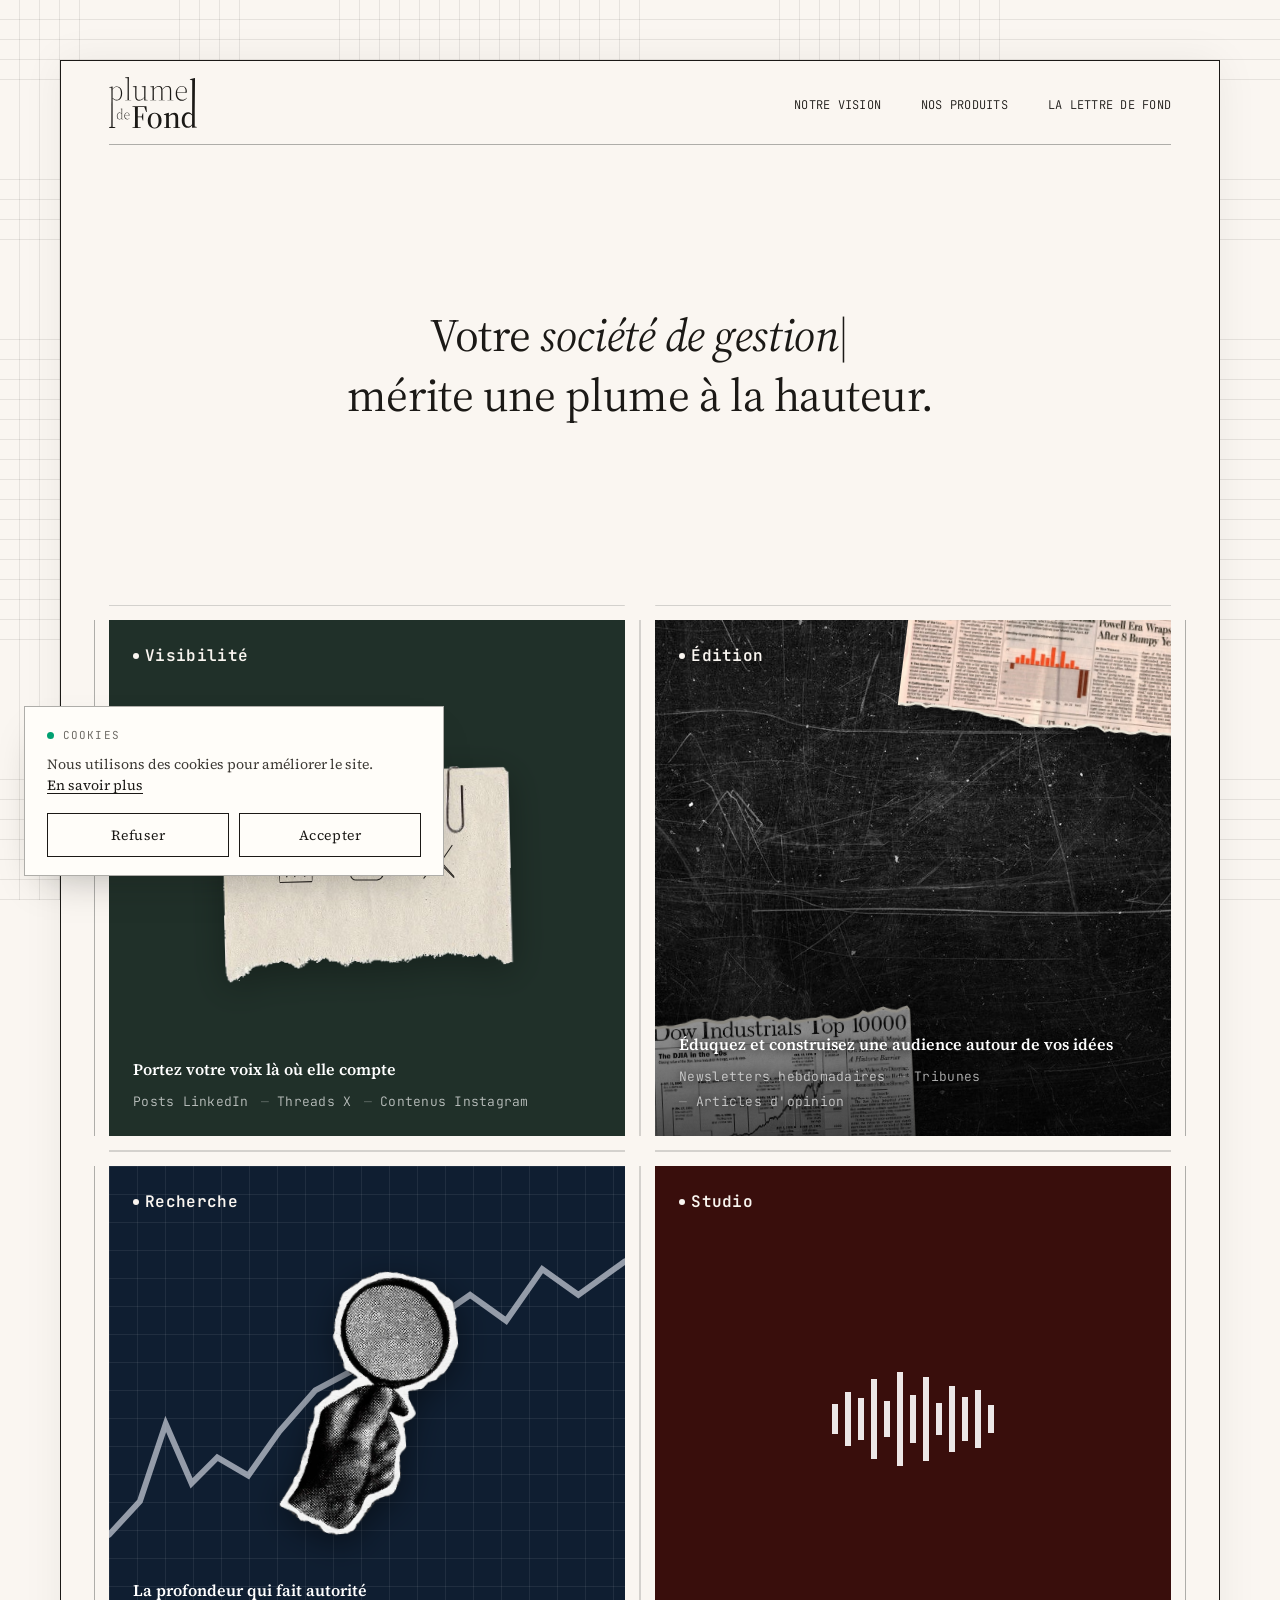
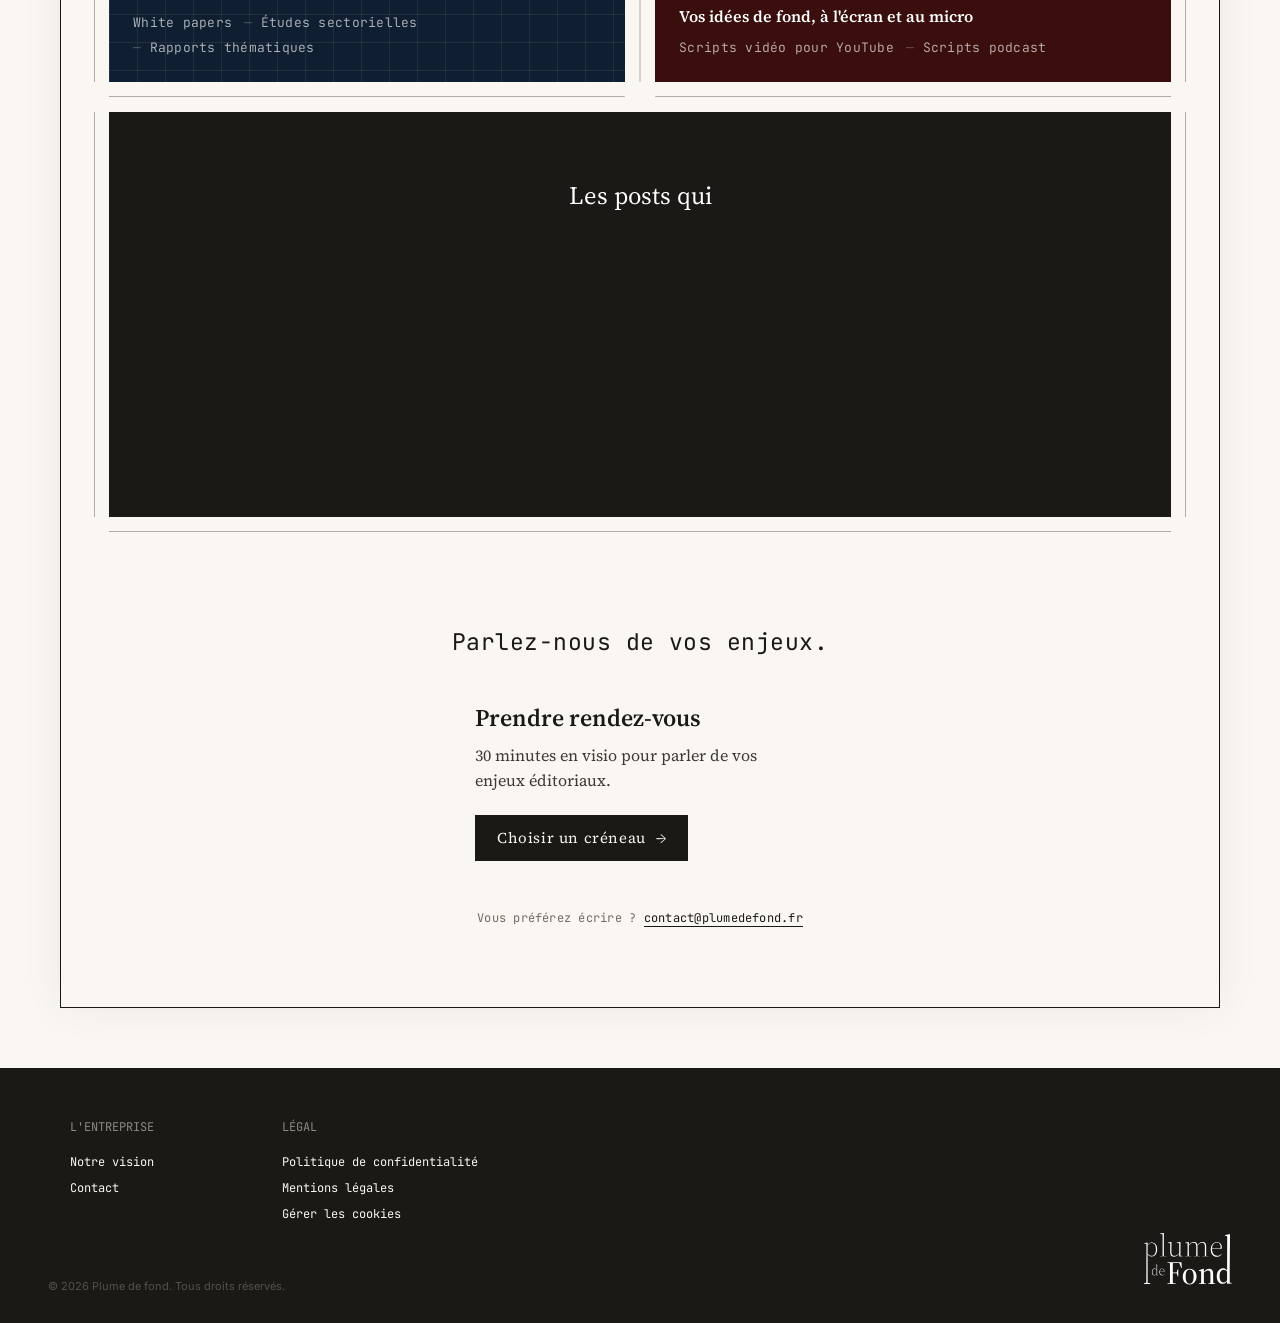
<file: index.html>
<!DOCTYPE html>
<html lang="fr">
<head>
  <meta charset="UTF-8">
  <meta name="viewport" content="width=device-width, initial-scale=1.0">
  <title>Plume de fond</title>
  <link rel="preconnect" href="https://fonts.googleapis.com">
  <link rel="preconnect" href="https://fonts.gstatic.com" crossorigin>
  <link href="https://fonts.googleapis.com/css2?family=JetBrains+Mono:wght@300;400;500;600;700&family=Source+Serif+4:ital,opsz,wght@0,8..60,400;0,8..60,600;0,8..60,700;1,8..60,400;1,8..60,600&family=Inter:wght@400;500;600&display=swap" rel="stylesheet">
  <meta name="description" content="Rédaction de contenu économique et financier pour sociétés de gestion, fintechs, banques privées, family offices et think tanks.">
  <meta property="og:type" content="website">
  <meta property="og:title" content="Plume de fond">
  <meta property="og:description" content="Rédaction de contenu économique et financier pour sociétés de gestion, fintechs, banques privées, family offices et think tanks.">
  <meta property="og:url" content="https://plumedefond.fr/">
  <meta property="og:image" content="https://plumedefond.fr/og-image.png">
  <meta name="twitter:card" content="summary_large_image">
  <link rel="canonical" href="https://plumedefond.fr/">
  <link rel="icon" href="favicon.ico" sizes="any">
  <link rel="icon" type="image/svg+xml" href="favicon.svg">
  <link rel="icon" type="image/png" sizes="512x512" href="favicon-512x512.png">
  <link rel="icon" type="image/png" sizes="192x192" href="favicon-192x192.png">
  <link rel="icon" type="image/png" sizes="96x96" href="favicon-96x96.png">
  <link rel="icon" type="image/png" sizes="48x48" href="favicon-48x48.png">
  <link rel="icon" type="image/png" sizes="32x32" href="favicon-32x32.png">
  <link rel="icon" type="image/png" sizes="16x16" href="favicon-16x16.png">
  <link rel="apple-touch-icon" sizes="180x180" href="apple-touch-icon.png">
  <meta property="og:site_name" content="Plume de fond">
  <script type="application/ld+json">
  {
    "@context": "https://schema.org",
    "@graph": [
      {
        "@type": "Organization",
        "@id": "https://plumedefond.fr/#organization",
        "name": "Plume de fond",
        "url": "https://plumedefond.fr/",
        "logo": "https://plumedefond.fr/favicon-512x512.png",
        "sameAs": ["https://lettre.plumedefond.fr/"]
      },
      {
        "@type": "WebSite",
        "@id": "https://plumedefond.fr/#website",
        "name": "Plume de fond",
        "alternateName": "plumedefond.fr",
        "url": "https://plumedefond.fr/",
        "inLanguage": "fr",
        "publisher": {"@id": "https://plumedefond.fr/#organization"}
      }
    ]
  }
  </script>
  <link rel="stylesheet" href="style.css?v=20261124a">
  <link rel="stylesheet" href="rdv-teaser.css?v=20261124a">
  <noscript><style>.rdv-link .ephem, .rdv-link .rdv-kicker { display: none; } .rdv-link .rdv-when { visibility: visible; }</style></noscript>
</head>
<body>

  <div class="page-content">

  <!-- NAVBAR -->
  <nav class="navbar">
    <div class="nav-inner">
      <a href="/" class="nav-logo" aria-label="Plume de fond - accueil">
                <img class="logo-svg" src="logo-plume-de-fond.svg" alt="Plume de fond">
      </a>
      <ul class="nav-links">
        <li><a href="vision.html">NOTRE VISION<svg class="pencil-circle" viewBox="0 0 200 70" fill="none" xmlns="http://www.w3.org/2000/svg"><path d="M 120 5 C 160 3, 193 14, 191 32 C 189 50, 155 64, 100 65 C 45 66, 7 52, 6 34 C 5 16, 45 4, 110 3 C 155 2, 190 14, 188 32" stroke="#1b1916" stroke-width="1.8" stroke-linecap="round" fill="none"/></svg></a></li>
        <li><a href="#produits">NOS PRODUITS<svg class="pencil-circle" viewBox="0 0 200 70" fill="none" xmlns="http://www.w3.org/2000/svg"><path d="M 120 5 C 160 3, 193 14, 191 32 C 189 50, 155 64, 100 65 C 45 66, 7 52, 6 34 C 5 16, 45 4, 110 3 C 155 2, 190 14, 188 32" stroke="#1b1916" stroke-width="1.8" stroke-linecap="round" fill="none"/></svg></a></li>
        <li><a href="https://lettre.plumedefond.fr">LA LETTRE DE FOND<svg class="pencil-circle" viewBox="0 0 200 70" preserveAspectRatio="none" fill="none" xmlns="http://www.w3.org/2000/svg"><path d="M 120 5 C 160 3, 193 14, 191 32 C 189 50, 155 64, 100 65 C 45 66, 7 52, 6 34 C 5 16, 45 4, 110 3 C 155 2, 190 14, 188 32" stroke="#1b1916" stroke-width="1.8" stroke-linecap="round" fill="none"/></svg></a></li>
        <li class="nav-mobile-only"><a href="contact.html">PRENDRE RENDEZ-VOUS</a></li>
      </ul>
      <button class="nav-hamburger" aria-label="Ouvrir le menu" aria-expanded="false">
        <span></span><span></span><span></span>
      </button>
    </div>
  </nav>

  <!-- HERO -->
  <section class="hero">
    <h1 class="hero-title"><span class="hero-line1">Votre <span class="typewriter" id="typewriter">société de gestion</span><span class="cursor">|</span></span><br><span class="hero-line2">mérite une plume à la hauteur.</span></h1>
    <script>
      (function() {
        const words = ['société de gestion', 'fintech', 'banque privée', 'think tank', 'family office'];
        const el = document.getElementById('typewriter');
        let wordIndex = 0;
        let charIndex = words[0].length; // le 1er mot est déjà dans le HTML (SEO, H1 complet sans JS)
        let isDeleting = true;
        const typeSpeed = 125;
        const deleteSpeed = 75;
        const pauseAfterType = 2500;
        const pauseAfterDelete = 600;

        function tick() {
          const currentWord = words[wordIndex];

          if (!isDeleting) {
            charIndex++;
            el.textContent = currentWord.substring(0, charIndex);

            if (charIndex === currentWord.length) {
              isDeleting = true;
              setTimeout(tick, pauseAfterType);
            } else {
              setTimeout(tick, typeSpeed);
            }
          } else {
            charIndex--;
            el.textContent = currentWord.substring(0, charIndex);

            if (charIndex === 0) {
              isDeleting = false;
              wordIndex = (wordIndex + 1) % words.length;
              setTimeout(tick, pauseAfterDelete);
            } else {
              setTimeout(tick, deleteSpeed);
            }
          }
        }

        // Le mot initial reste affiché le temps habituel avant de s'effacer
        setTimeout(tick, pauseAfterType);
      })();
    </script>
  </section>

  <!-- GRID DE PRODUITS -->
  <section class="products" id="produits">
    <div class="grid grid-2x2">
      <div class="line-top"></div>
      <div class="line-bottom"></div>
      <div class="line-left"></div>
      <div class="line-right"></div>

      <!-- Famille 1 : Réseaux sociaux & visibilité -->
      <article class="card card-family card-social">
        <div class="card-flip-inner">
        <div class="card-face card-face-front">
        <div class="card-bg card-bg-grid"></div>
        <div class="card-overlay">
          <span class="card-tag">Visibilité</span>

          <!-- Post-it papier déchiré + trombone (image) -->
          <div class="card-postit">
            <img class="card-postit-img" src="postit.png" alt="" aria-hidden="true">

            <!-- Icônes réseaux (noir, sur le papier) -->
            <div class="card-postit-icons">
              <!-- LinkedIn -->
              <svg class="card-icon" viewBox="0 0 100 100" fill="none" xmlns="http://www.w3.org/2000/svg">
                <path d="M 18 17 C 17 17, 17 83, 18 83 L 82 83 C 83 83, 83 17, 82 17 Z" stroke="currentColor" stroke-width="2.2" stroke-linecap="round"/>
                <line x1="32" y1="42" x2="32" y2="72" stroke="currentColor" stroke-width="2.5" stroke-linecap="round"/>
                <circle cx="32" cy="32" r="4" stroke="currentColor" stroke-width="2" fill="currentColor" fill-opacity="0.3"/>
                <path d="M 48 72 L 48 55 C 48 47, 54 43, 60 44 C 66 45, 68 50, 68 55 L 68 72" stroke="currentColor" stroke-width="2.5" stroke-linecap="round" stroke-linejoin="round"/>
              </svg>
              <!-- Instagram -->
              <svg class="card-icon" viewBox="0 0 100 100" fill="none" xmlns="http://www.w3.org/2000/svg">
                <path d="M 28 18 C 22 18, 17 23, 18 29 L 18 71 C 17 77, 23 83, 29 82 L 71 83 C 77 83, 83 77, 82 71 L 83 29 C 83 23, 77 17, 71 18 Z" stroke="currentColor" stroke-width="2.2" stroke-linecap="round"/>
                <circle cx="50" cy="52" r="17" stroke="currentColor" stroke-width="2" stroke-linecap="round"/>
                <circle cx="72" cy="28" r="4.5" stroke="currentColor" stroke-width="1.8" fill="currentColor" fill-opacity="0.3"/>
              </svg>
              <!-- X / Twitter -->
              <svg class="card-icon" viewBox="0 0 100 100" fill="none" xmlns="http://www.w3.org/2000/svg">
                <path d="M 22 20 L 45 52 L 20 82" stroke="currentColor" stroke-width="2.2" stroke-linecap="round" stroke-linejoin="round"/>
                <path d="M 78 18 L 55 50 L 80 80" stroke="currentColor" stroke-width="2.2" stroke-linecap="round" stroke-linejoin="round"/>
                <line x1="20" y1="18" x2="80" y2="82" stroke="currentColor" stroke-width="2.2" stroke-linecap="round"/>
              </svg>
            </div>
          </div>

          <div class="card-bottom">
            <h2 class="card-title">Portez votre voix là où elle compte</h2>
            <ul class="card-services">
              <li>Posts LinkedIn</li>
              <li>Threads X</li>
              <li>Contenus Instagram</li>
            </ul>
          </div>
        </div>
        </div><!-- fin card-face-front -->
        <div class="card-face card-face-back">
          <span class="card-tag">Visibilité</span>
          <p class="card-back-text">Nous transformons votre expertise en posts et threads qui installent votre voix dans les conversations qui comptent. Avec la pensée d'un économiste et le ton qui vous ressemble.</p>
        </div>
        </div><!-- fin card-flip-inner -->
      </article>

      <div class="card-sep" aria-hidden="true"></div>
      <!-- Famille 2 : Publications éditoriales -->
      <article class="card card-family card-edition">
        <div class="card-flip-inner">
        <div class="card-face card-face-front">
        <div class="card-bg card-bg-edition">
          <div class="edition-clip edition-clip-top">
            <div class="edition-paper">
              <img src="journal-oil.jpg" alt="" />
            </div>
          </div>
          <div class="edition-clip edition-clip-bottom">
            <div class="edition-paper">
              <img src="journal-dow.jpg" alt="" />
            </div>
          </div>
        </div>
        <div class="card-overlay">
          <span class="card-tag">Édition</span>
          <div class="card-bottom">
            <h2 class="card-title">Éduquez et construisez une audience autour de vos idées</h2>
            <ul class="card-services">
              <li>Newsletters hebdomadaires</li>
              <li>Tribunes</li>
              <li>Articles d'opinion</li>
            </ul>
          </div>
        </div>
        </div><!-- fin card-face-front -->
        <div class="card-face card-face-back">
          <span class="card-tag">Édition</span>
          <p class="card-back-text">Nous installons le rendez-vous éditorial que vos lecteurs attendent et faisons de votre audience un actif qui compose.</p>
        </div>
        </div><!-- fin card-flip-inner -->
      </article>

      <div class="card-sep" aria-hidden="true"></div>
      <!-- Famille 3 : Recherche & rapports -->
      <article class="card card-family card-recherche">
        <div class="card-flip-inner">
        <div class="card-face card-face-front">
        <div class="card-bg card-bg-recherche">
          <svg class="recherche-line" viewBox="0 0 200 200" preserveAspectRatio="none" fill="none" xmlns="http://www.w3.org/2000/svg">
            <!-- partie gauche : remonte et s'arrête au bord de la loupe (bout sous le verre) -->
            <polyline points="0,143 12,130 22,100 32,123 42,113 54,120 66,103 80,87 108,72"
              stroke="#cdd2dc" stroke-width="2.3" stroke-opacity="0.70" stroke-linecap="round" stroke-linejoin="miter" stroke-miterlimit="10"/>
            <!-- partie droite : repart du bord de la loupe vers le haut (bout sous le verre) -->
            <polyline points="114,68 140,50 154,60 168,40 182,50 200,37"
              stroke="#cdd2dc" stroke-width="2.3" stroke-opacity="0.70" stroke-linecap="round" stroke-linejoin="miter" stroke-miterlimit="10"/>
          </svg>
          <img class="recherche-loupe" src="recherche-loupe.png" alt="Loupe tenue à la main" />
        </div>
        <div class="card-overlay">
          <span class="card-tag">Recherche</span>
          <div class="card-bottom">
            <h2 class="card-title">La profondeur qui fait autorité</h2>
            <ul class="card-services">
              <li>White papers</li>
              <li>Études sectorielles</li>
              <li>Rapports thématiques</li>
            </ul>
          </div>
        </div>
        </div><!-- fin card-face-front -->
        <div class="card-face card-face-back">
          <span class="card-tag">Recherche</span>
          <p class="card-back-text">Nous menons la recherche et construisons la thèse avec une rigueur d'économiste pour des écrits au format long qui font autorité.</p>
        </div>
        </div><!-- fin card-flip-inner -->
      </article>

      <div class="card-sep" aria-hidden="true"></div>
      <!-- Famille 4 : Supports & médias -->
      <article class="card card-family card-medias">
        <div class="card-flip-inner">
        <div class="card-face card-face-front">
        <div class="card-bg" style="background: #390E0C"></div>
        <div class="card-overlay">
          <span class="card-tag">Studio</span>
          <!-- Égaliseur audio animé -->
          <div class="card-eq" aria-hidden="true">
            <span class="card-eq-bar" style="--h:30px; --dur:1.10s; --d:-0.20s"></span>
            <span class="card-eq-bar" style="--h:54px; --dur:0.90s; --d:-0.55s"></span>
            <span class="card-eq-bar" style="--h:42px; --dur:1.30s; --d:-0.10s"></span>
            <span class="card-eq-bar" style="--h:80px; --dur:1.00s; --d:-0.70s"></span>
            <span class="card-eq-bar" style="--h:36px; --dur:1.20s; --d:-0.30s"></span>
            <span class="card-eq-bar" style="--h:94px; --dur:0.85s; --d:-0.60s"></span>
            <span class="card-eq-bar" style="--h:48px; --dur:1.15s; --d:-0.15s"></span>
            <span class="card-eq-bar" style="--h:84px; --dur:0.95s; --d:-0.80s"></span>
            <span class="card-eq-bar" style="--h:32px; --dur:1.25s; --d:-0.40s"></span>
            <span class="card-eq-bar" style="--h:66px; --dur:1.05s; --d:-0.55s"></span>
            <span class="card-eq-bar" style="--h:44px; --dur:1.35s; --d:-0.25s"></span>
            <span class="card-eq-bar" style="--h:58px; --dur:0.90s; --d:-0.65s"></span>
            <span class="card-eq-bar" style="--h:28px; --dur:1.10s; --d:-0.35s"></span>
          </div>
          <div class="card-bottom">
            <h2 class="card-title">Vos idées de fond, à l'écran et au micro</h2>
            <ul class="card-services">
              <li>Scripts vidéo pour YouTube</li>
              <li>Scripts podcast</li>
            </ul>
          </div>
        </div>
        </div><!-- fin card-face-front -->
        <div class="card-face card-face-back">
          <span class="card-tag">Studio</span>
          <p class="card-back-text">Nous scénarisons vos vidéos et vos podcasts avec un script pédagogique, qui conserve une grande profondeur d'analyse jusqu'à la dernière minute.</p>
        </div>
        </div><!-- fin card-flip-inner -->
      </article>

    </div>

    <!-- MANIFESTE — sous la grille, même largeur -->
    <div class="manifeste-sep" aria-hidden="true"></div>
    <div class="manifeste" id="manifeste">
      <div class="frame-line frame-bottom"></div>
      <div class="frame-line frame-vleft"></div>
      <div class="frame-line frame-vright"></div>
      <div class="manifeste-inner">
        <p class="manifeste-line" data-text="Les posts qui font réfléchir."></p>
        <p class="manifeste-line" data-text="La newsletter qu'on attend."></p>
        <p class="manifeste-line" data-text="Les analyses qu'on relit."></p>
        <p class="manifeste-line" data-text="Les rapports qu'on cite en réunion."></p>
        <p class="manifeste-line" data-text="Les vidéos qu'on recommande."></p>
        <p class="manifeste-punchline" data-text="C'est pour ça que nous prenons la "><span class="manifeste-circled">plume<svg class="manifeste-circle-svg" viewBox="0 0 220 100" fill="none" xmlns="http://www.w3.org/2000/svg"><path d="M 45 52 C 30 48, 18 38, 22 28 C 28 14, 65 6, 110 5 C 160 4, 198 14, 200 32 C 202 50, 170 68, 115 70 C 60 72, 22 60, 18 42 C 14 24, 50 10, 105 8 C 155 6, 196 18, 198 36 C 200 54, 165 72, 110 74 C 58 76, 20 64, 16 46 C 13 32, 35 20, 70 14" stroke="var(--seq-red-margin)" stroke-width="1.8" stroke-linecap="round" fill="none"/></svg></span><span class="manifeste-dot">.</span></p>
      </div>
    </div>
  </section>

  <!-- RENDEZ-VOUS : prochain créneau, renvoie au calendrier -->
  <section class="rdv-teaser" id="contact">
    <h2 class="mailing-title">Parlez-nous de vos enjeux.</h2>
    <div class="rdv-link rdv-loading" id="rdv-link">
      <a class="ephem" href="contact.html" tabindex="-1" aria-hidden="true">
        <div class="ephem-top" id="ephem-month">&nbsp;</div>
        <div class="ephem-body">
          <span class="ephem-day"><span id="ephem-day">&nbsp;</span><svg viewBox="0 0 100 100" preserveAspectRatio="none" fill="none"><path d="M 60 7 C 84 9, 95 29, 93 52 C 91 77, 71 93, 47 92 C 23 91, 6 73, 7 48 C 8 24, 28 6, 54 7 C 75 8, 90 20, 93 37" stroke="#1b1916" stroke-width="2.2" stroke-linecap="round" vector-effect="non-scaling-stroke"/></svg></span>
          <span class="ephem-weekday" id="ephem-weekday">&nbsp;</span>
        </div>
      </a>
      <div class="rdv-text">
        <p class="rdv-kicker">Prochain créneau libre</p>
        <p class="rdv-when" id="rdv-when">Prendre rendez-vous</p>
        <p class="rdv-desc">30 minutes en visio pour parler de vos enjeux éditoriaux.</p>
        <a class="rdv-cta" href="contact.html">Choisir un créneau <span>&rarr;</span></a>
      </div>
    </div>
    <p class="booking-alt">Vous préférez écrire&nbsp;? <a href="mailto:contact@plumedefond.fr">contact@plumedefond.fr</a></p>
  </section>

  </div><!-- fin .page-content -->

  <!-- FOOTER -->
  <footer class="footer">
    <div class="footer-inner">
      <div class="footer-col">
        <p class="footer-heading">L'ENTREPRISE</p>
        <ul>
          <li><a href="vision.html">Notre vision</a></li>
          <li><a href="contact.html">Contact</a></li>
        </ul>
      </div>
      <div class="footer-col">
        <p class="footer-heading">LÉGAL</p>
        <ul>
          <li><a href="confidentialite.html">Politique de confidentialité</a></li>
          <li><a href="mentions-legales.html">Mentions légales</a></li>
          <li><button type="button" class="cookie-manage">Gérer les cookies</button></li>
        </ul>
      </div>
      <div class="footer-col footer-col-logo">
        <img class="footer-logo" src="logo-plume-de-fond-blanc.svg" alt="Plume de fond">
      </div>
    </div>
    <div class="footer-bottom">
      <p>&copy; 2026 Plume de fond. Tous droits réservés.</p>
    </div>
  </footer>

  <script>
    (function() {
      document.querySelectorAll('.card-family').forEach(function(card) {
        card.setAttribute('tabindex', '0');
        card.setAttribute('role', 'button');
        card.setAttribute('aria-pressed', 'false');
        function toggle() {
          var on = card.classList.toggle('flipped');
          card.setAttribute('aria-pressed', on ? 'true' : 'false');
        }
        card.addEventListener('click', toggle);
        card.addEventListener('keydown', function(e) {
          if (e.key === 'Enter' || e.key === ' ') {
            e.preventDefault();
            toggle();
          }
        });
        // la carte revient au recto quand le curseur (ou le focus clavier) la quitte
        function unflip() {
          if (card.classList.contains('flipped')) {
            card.classList.remove('flipped');
            card.setAttribute('aria-pressed', 'false');
          }
        }
        card.addEventListener('mouseleave', unflip);
        card.addEventListener('blur', unflip);
      });
    })();
  </script>

  <script>
    (function() {
      var navInner = document.querySelector('.nav-inner');
      var burger = document.querySelector('.nav-hamburger');
      if (burger && navInner) {
        function setOpen(open) {
          navInner.classList.toggle('open', open);
          burger.setAttribute('aria-expanded', open ? 'true' : 'false');
          burger.setAttribute('aria-label', open ? 'Fermer le menu' : 'Ouvrir le menu');
        }
        burger.addEventListener('click', function() {
          setOpen(!navInner.classList.contains('open'));
        });
        // referme le menu après un clic sur un lien
        navInner.querySelectorAll('.nav-links a').forEach(function(a) {
          a.addEventListener('click', function() { setOpen(false); });
        });
        // Échap referme le menu
        document.addEventListener('keydown', function(e) {
          if (e.key === 'Escape' && navInner.classList.contains('open')) {
            setOpen(false);
            burger.focus();
          }
        });
        // un toucher à côté referme le menu, sans activer ce qui est dessous
        // (pointerdown : reçu même sur un bouton désactivé, qui n'émet pas de clic)
        var closedAt = 0;
        document.addEventListener('pointerdown', function(e) {
          closedAt = 0;
          if (navInner.classList.contains('open') && !navInner.contains(e.target)) {
            setOpen(false);
            closedAt = Date.now();
          }
        }, true);
        document.addEventListener('click', function(e) {
          if (closedAt && Date.now() - closedAt < 700 && !navInner.contains(e.target)) {
            e.preventDefault();
            e.stopPropagation();
          }
          closedAt = 0;
        }, true);
      }
    })();
  </script>

  <script>
    (function() {
      const sections = document.querySelectorAll('section[id]');
      const navLinks = document.querySelectorAll('.nav-links a');

      function updateActive() {
        let currentId = '';
        sections.forEach(function(section) {
          const top = section.offsetTop - 120;
          if (window.scrollY >= top) {
            currentId = section.id;
          }
        });
        navLinks.forEach(function(link) {
          const href = link.getAttribute('href');
          if (href === '#' + currentId) {
            link.classList.add('active');
          } else {
            link.classList.remove('active');
          }
        });
      }

      window.addEventListener('scroll', updateActive);
      updateActive();
    })();
  </script>

  <script>
    (function() {
      var manifeste = document.getElementById('manifeste');
      var lines = manifeste.querySelectorAll('.manifeste-line');
      var punchline = manifeste.querySelector('.manifeste-punchline');
      var circled = manifeste.querySelector('.manifeste-circled');
      var dot = manifeste.querySelector('.manifeste-dot');
      var circleSvg = manifeste.querySelector('.manifeste-circle-svg');
      var punchSpan = document.createElement('span');
      punchline.insertBefore(punchSpan, circled);
      var started = false;

      var charSpeed = 50;
      var lineDelay = 300;
      var pauseEnd = 3000;

      function typeLine(el, text, callback) {
        var i = 0;
        function tick() {
          i++;
          el.textContent = text.substring(0, i);
          if (i < text.length) {
            setTimeout(tick, charSpeed);
          } else if (callback) {
            setTimeout(callback, lineDelay);
          }
        }
        tick();
      }

      function typeAllLines(index) {
        if (index < lines.length) {
          var line = lines[index];
          var text = line.getAttribute('data-text');
          typeLine(line, text, function() {
            typeAllLines(index + 1);
          });
        } else {
          typePunchline();
        }
      }

      function typePunchline() {
        var text = punchline.getAttribute('data-text');
        var i = 0;
        function tick() {
          i++;
          punchSpan.textContent = text.substring(0, i);
          if (i < text.length) {
            setTimeout(tick, charSpeed);
          } else {
            circled.style.opacity = '1';
            dot.style.opacity = '1';
            setTimeout(function() {
              circleSvg.classList.add('manifeste-draw');
            }, 400);
          }
        }
        tick();
      }

      circled.style.opacity = '0';
      dot.style.opacity = '0';

      var observer = new IntersectionObserver(function(entries) {
        entries.forEach(function(entry) {
          if (entry.isIntersecting && !started) {
            started = true;
            typeAllLines(0);
            observer.disconnect();
          }
        });
      }, { threshold: 0.3 });

      observer.observe(manifeste);
    })();
  </script>

  <script>
    /* Encart rendez-vous : prochain créneau libre, lu dans l'agenda via le script Google.
       Date et heure dans le fuseau du visiteur (comme la page de réservation) ;
       si le script échoue, tarde ou n'a aucun créneau : encart neutre, sans date. */
    (function () {
      var API = 'https://script.google.com/macros/s/AKfycbwfMoLPtZhw1kXOJY0xhHMCHxvwxjo75_sG-w1Y0-yUzWbkKQZiazSJHcHFJKQj6PdSKg/exec';
      var HOST_TZ = 'Europe/Paris';
      var LABELS = { 'America/Martinique': 'de Martinique', 'America/Guadeloupe': 'de Guadeloupe', 'America/Cayenne': 'de Guyane',
        'Indian/Reunion': 'de La Réunion', 'Indian/Mayotte': 'de Mayotte', 'Europe/London': 'de Londres', 'America/Montreal': 'de Montréal',
        'America/Toronto': 'de Montréal', 'America/New_York': 'de New York' };
      var TZ = HOST_TZ;
      try { TZ = Intl.DateTimeFormat().resolvedOptions().timeZone || HOST_TZ; } catch (e) {}
      var box = document.getElementById('rdv-link');
      var ended = false;
      function unavailable() {
        if (ended) return; ended = true;
        box.classList.remove('rdv-loading');
        box.classList.add('rdv-unavailable');
      }
      var timer = setTimeout(unavailable, 12000);
      fetch(API + '?action=slots').then(function (r) { return r.json(); }).then(function (d) {
        if (ended) return;
        if (!d.slots || !d.slots.length) return unavailable();
        var next = new Date(d.slots[0]);
        var f = function (o, tz) { return new Intl.DateTimeFormat('fr-FR', Object.assign({ timeZone: tz || TZ }, o)).format(next); };
        var hm = f({ hour: 'numeric', minute: '2-digit', hour12: false }).split(':');
        document.getElementById('ephem-month').textContent = f({ month: 'long' });
        document.getElementById('ephem-day').textContent = f({ day: 'numeric' });
        document.getElementById('ephem-weekday').textContent = f({ weekday: 'long' });
        var w = f({ weekday: 'long', day: 'numeric', month: 'long' });
        var when = document.getElementById('rdv-when');
        when.textContent = w.charAt(0).toUpperCase() + w.slice(1) + ', ' + (+hm[0]) + 'h' + hm[1];
        // hors de l'heure de Paris, on précise de quelle heure il s'agit
        var o = { hour: 'numeric', minute: '2-digit', day: 'numeric', hour12: false };
        if (f(o) !== f(o, HOST_TZ)) {
          var tzs = document.createElement('span');
          tzs.className = 'rdv-tz';
          tzs.textContent = ' (heure ' + (LABELS[TZ] || 'locale') + ')';
          when.appendChild(tzs);
        }
        var url = 'contact.html?jour=' + new Intl.DateTimeFormat('en-CA', { timeZone: TZ }).format(next);
        document.querySelectorAll('.rdv-link a').forEach(function (a) { a.href = url; });
        ended = true;
        clearTimeout(timer);
        box.classList.remove('rdv-loading');
      }).catch(unavailable);
    })();
  </script>
  <script src="analytics.js?v=20261017c"></script>
  <!-- Cloudflare Web Analytics — mesure d'audience sans cookies -->
  <script type='module' src='https://static.cloudflareinsights.com/beacon.min.js' data-cf-beacon='{"token": "644f7a3778624fafaa6b0a6ad2f11ed3"}'></script>
</body>
</html>
</file>
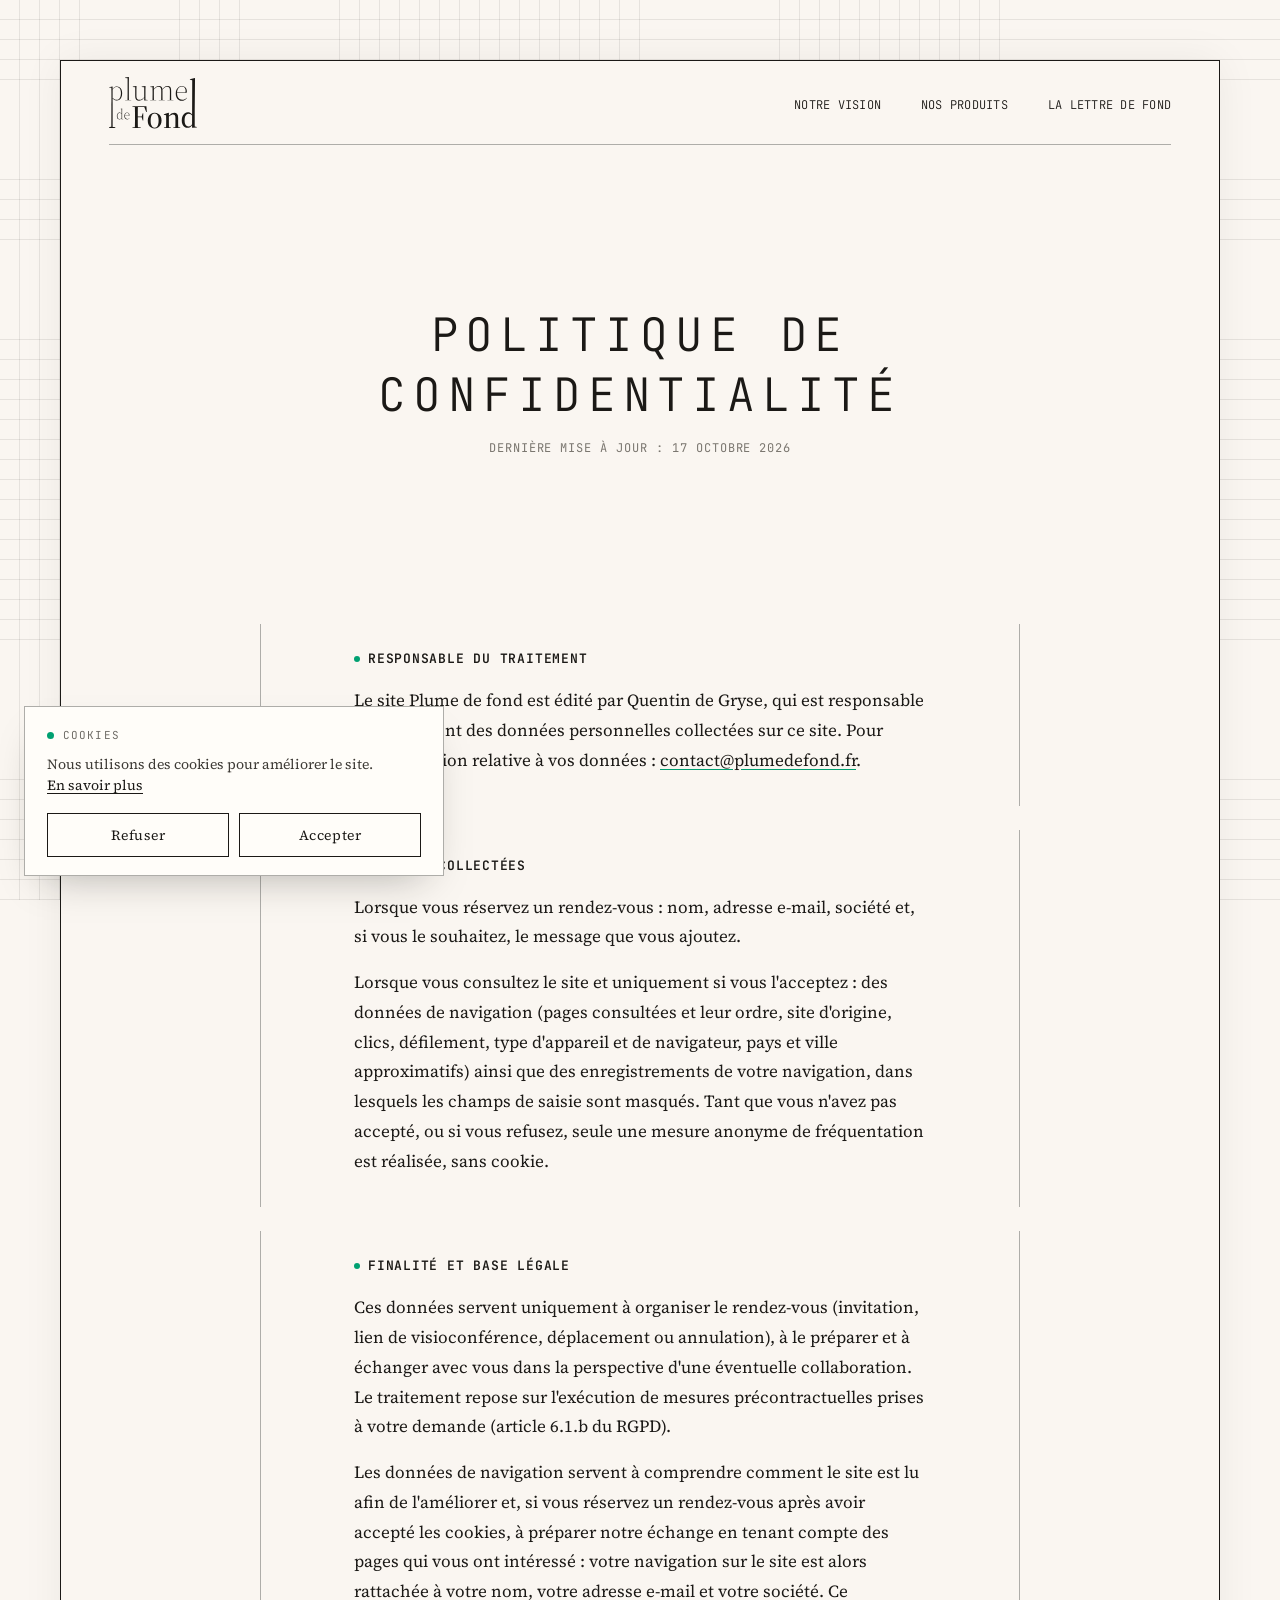
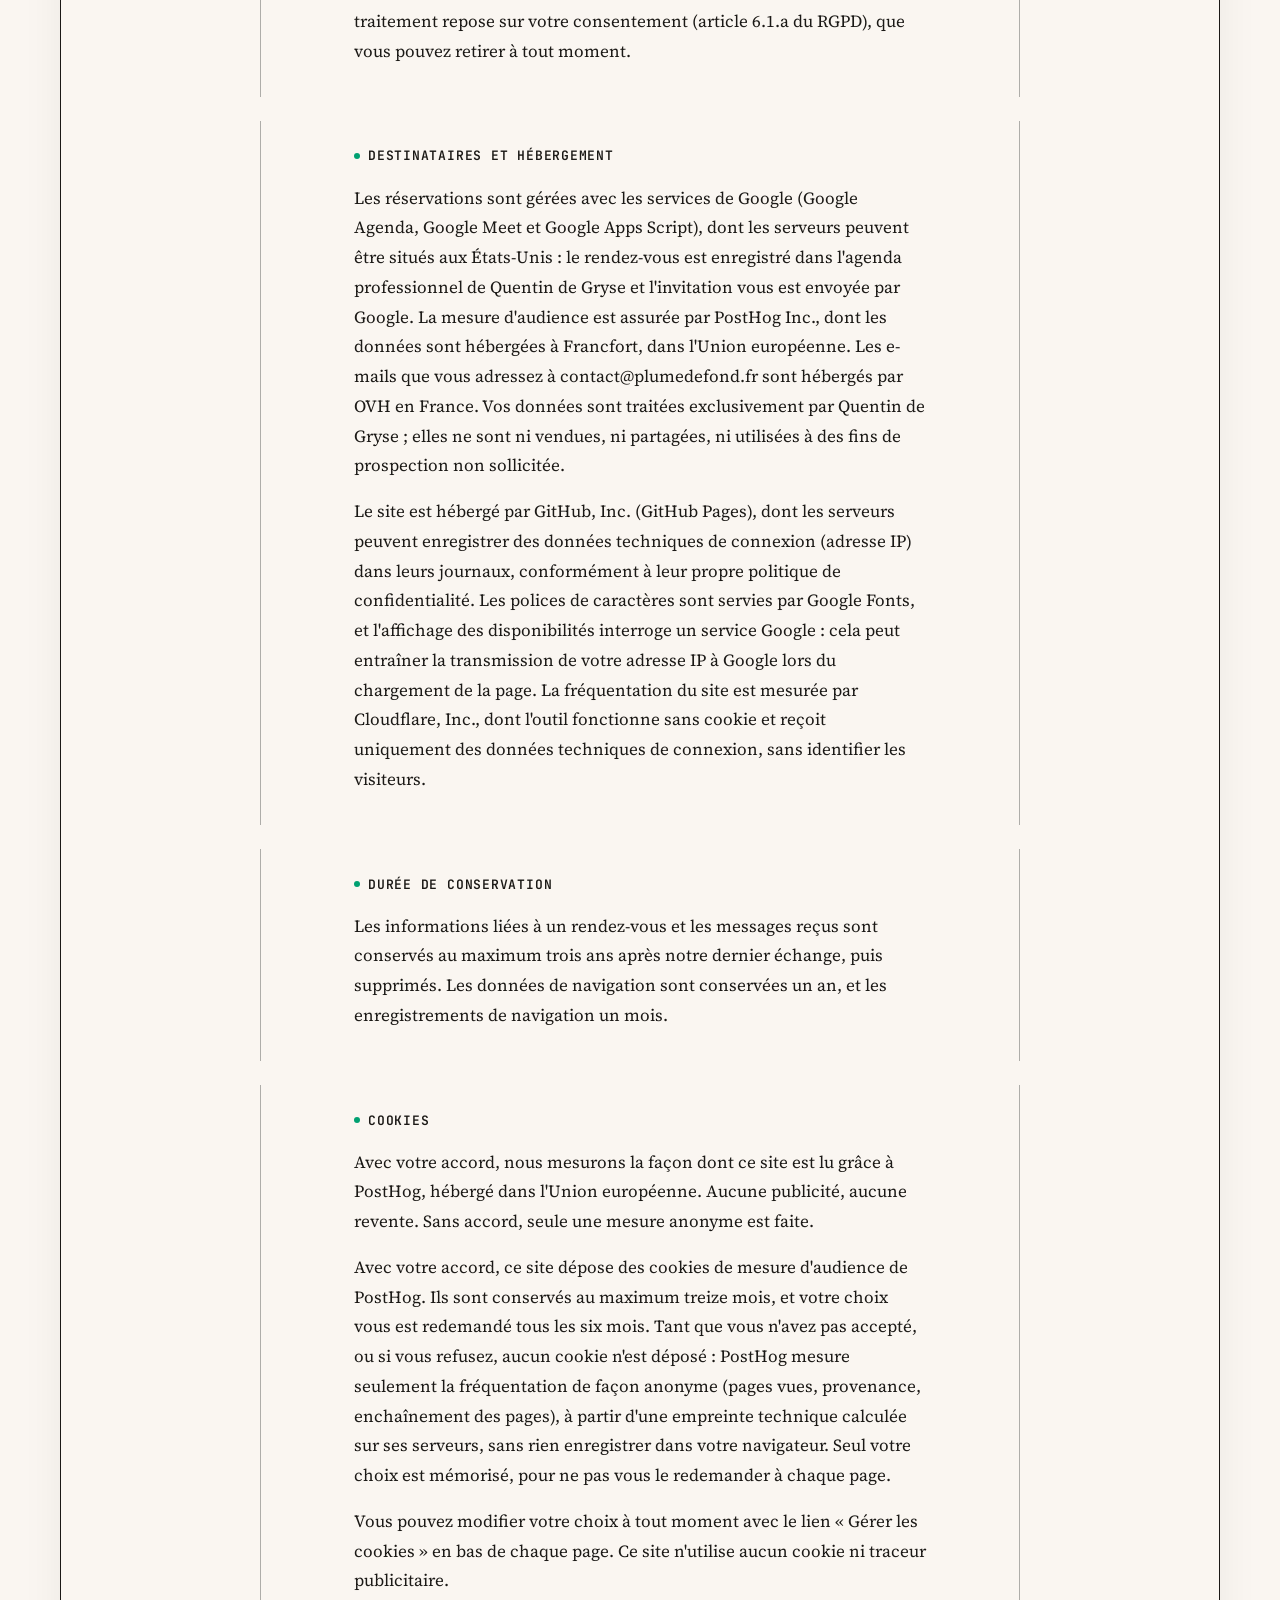
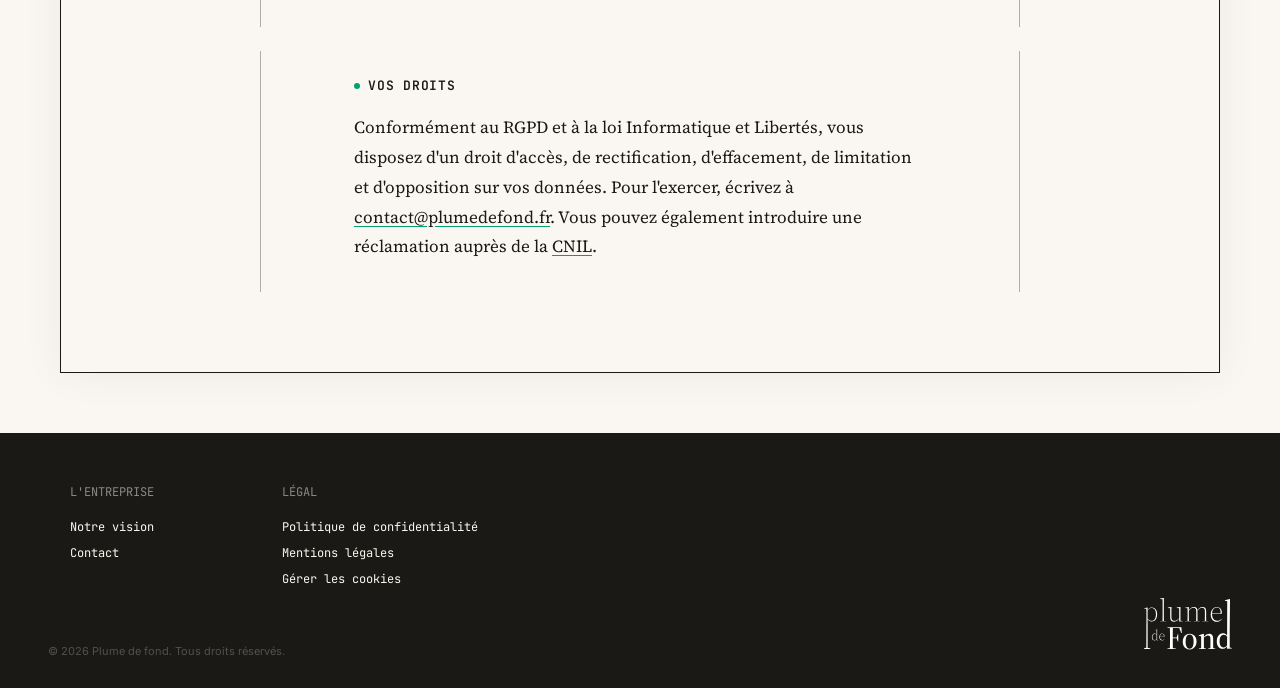
<file: confidentialite.html>
<!DOCTYPE html>
<html lang="fr">
<head>
  <meta charset="UTF-8">
  <meta name="viewport" content="width=device-width, initial-scale=1.0">
  <title>Politique de confidentialité - Plume de fond</title>
  <link rel="preconnect" href="https://fonts.googleapis.com">
  <link rel="preconnect" href="https://fonts.gstatic.com" crossorigin>
  <link href="https://fonts.googleapis.com/css2?family=JetBrains+Mono:wght@300;400;500;600;700&family=Source+Serif+4:ital,opsz,wght@0,8..60,400;0,8..60,600;0,8..60,700;1,8..60,400;1,8..60,600&family=Inter:wght@400;500;600&display=swap" rel="stylesheet">
  <link rel="canonical" href="https://plumedefond.fr/confidentialite.html">
  <meta name="robots" content="noindex, follow">
  <link rel="icon" href="favicon.ico" sizes="any">
  <link rel="icon" type="image/svg+xml" href="favicon.svg">
  <link rel="icon" type="image/png" sizes="512x512" href="favicon-512x512.png">
  <link rel="icon" type="image/png" sizes="192x192" href="favicon-192x192.png">
  <link rel="icon" type="image/png" sizes="96x96" href="favicon-96x96.png">
  <link rel="icon" type="image/png" sizes="48x48" href="favicon-48x48.png">
  <link rel="icon" type="image/png" sizes="32x32" href="favicon-32x32.png">
  <link rel="icon" type="image/png" sizes="16x16" href="favicon-16x16.png">
  <link rel="apple-touch-icon" sizes="180x180" href="apple-touch-icon.png">
  <link rel="stylesheet" href="style.css?v=20261124a">
</head>
<body>

  <div class="page-content">

  <!-- NAVBAR -->
  <nav class="navbar">
    <div class="nav-inner">
      <a href="index.html" class="nav-logo" aria-label="Plume de fond - accueil">
                <img class="logo-svg" src="logo-plume-de-fond.svg" alt="Plume de fond">
      </a>
      <ul class="nav-links">
        <li><a href="vision.html">NOTRE VISION<svg class="pencil-circle" viewBox="0 0 200 70" fill="none" xmlns="http://www.w3.org/2000/svg"><path d="M 120 5 C 160 3, 193 14, 191 32 C 189 50, 155 64, 100 65 C 45 66, 7 52, 6 34 C 5 16, 45 4, 110 3 C 155 2, 190 14, 188 32" stroke="#1b1916" stroke-width="1.8" stroke-linecap="round" fill="none"/></svg></a></li>
        <li><a href="index.html#produits">NOS PRODUITS<svg class="pencil-circle" viewBox="0 0 200 70" fill="none" xmlns="http://www.w3.org/2000/svg"><path d="M 120 5 C 160 3, 193 14, 191 32 C 189 50, 155 64, 100 65 C 45 66, 7 52, 6 34 C 5 16, 45 4, 110 3 C 155 2, 190 14, 188 32" stroke="#1b1916" stroke-width="1.8" stroke-linecap="round" fill="none"/></svg></a></li>
        <li><a href="https://lettre.plumedefond.fr">LA LETTRE DE FOND<svg class="pencil-circle" viewBox="0 0 200 70" preserveAspectRatio="none" fill="none" xmlns="http://www.w3.org/2000/svg"><path d="M 120 5 C 160 3, 193 14, 191 32 C 189 50, 155 64, 100 65 C 45 66, 7 52, 6 34 C 5 16, 45 4, 110 3 C 155 2, 190 14, 188 32" stroke="#1b1916" stroke-width="1.8" stroke-linecap="round" fill="none"/></svg></a></li>
        <li class="nav-mobile-only"><a href="contact.html">PRENDRE RENDEZ-VOUS</a></li>
      </ul>
      <button class="nav-hamburger" aria-label="Ouvrir le menu" aria-expanded="false">
        <span></span><span></span><span></span>
      </button>
    </div>
  </nav>

  <!-- TITRE -->
  <section class="hero hero-legal hero-legal-dated">
    <h1 class="hero-title vision-title">POLITIQUE DE CONFIDENTIALITÉ</h1>
  </section>
  <p class="legal-date">Dernière mise à jour : 17 octobre 2026</p>

  <!-- CORPS — colonne à filets façon article -->
  <div class="legal-article">

    <section class="legal-block">
      <div class="legal-inner">
        <h2>Responsable du traitement</h2>
        <p>Le site Plume de fond est édité par Quentin de Gryse, qui est responsable du traitement des données personnelles collectées sur ce site. Pour toute question relative à vos données : <a href="mailto:contact@plumedefond.fr">contact@plumedefond.fr</a>.</p>
      </div>
    </section>

    <section class="legal-block">
      <div class="legal-inner">
        <h2>Données collectées</h2>
        <p>Lorsque vous réservez un rendez-vous : nom, adresse e-mail, société et, si vous le souhaitez, le message que vous ajoutez.</p>
        <p>Lorsque vous consultez le site et uniquement si vous l'acceptez : des données de navigation (pages consultées et leur ordre, site d'origine, clics, défilement, type d'appareil et de navigateur, pays et ville approximatifs) ainsi que des enregistrements de votre navigation, dans lesquels les champs de saisie sont masqués. Tant que vous n'avez pas accepté, ou si vous refusez, seule une mesure anonyme de fréquentation est réalisée, sans cookie.</p>
      </div>
    </section>

    <section class="legal-block">
      <div class="legal-inner">
        <h2>Finalité et base légale</h2>
        <p>Ces données servent uniquement à organiser le rendez-vous (invitation, lien de visioconférence, déplacement ou annulation), à le préparer et à échanger avec vous dans la perspective d'une éventuelle collaboration. Le traitement repose sur l'exécution de mesures précontractuelles prises à votre demande (article 6.1.b du RGPD).</p>
        <p>Les données de navigation servent à comprendre comment le site est lu afin de l'améliorer et, si vous réservez un rendez-vous après avoir accepté les cookies, à préparer notre échange en tenant compte des pages qui vous ont intéressé : votre navigation sur le site est alors rattachée à votre nom, votre adresse e-mail et votre société. Ce traitement repose sur votre consentement (article 6.1.a du RGPD), que vous pouvez retirer à tout moment.</p>
      </div>
    </section>

    <section class="legal-block">
      <div class="legal-inner">
        <h2>Destinataires et hébergement</h2>
        <p>Les réservations sont gérées avec les services de Google (Google Agenda, Google Meet et Google Apps Script), dont les serveurs peuvent être situés aux États-Unis : le rendez-vous est enregistré dans l'agenda professionnel de Quentin de Gryse et l'invitation vous est envoyée par Google. La mesure d'audience est assurée par PostHog Inc., dont les données sont hébergées à Francfort, dans l'Union européenne. Les e-mails que vous adressez à contact@plumedefond.fr sont hébergés par OVH en France. Vos données sont traitées exclusivement par Quentin de Gryse ; elles ne sont ni vendues, ni partagées, ni utilisées à des fins de prospection non sollicitée.</p>
        <p>Le site est hébergé par GitHub, Inc. (GitHub Pages), dont les serveurs peuvent enregistrer des données techniques de connexion (adresse IP) dans leurs journaux, conformément à leur propre politique de confidentialité. Les polices de caractères sont servies par Google Fonts, et l'affichage des disponibilités interroge un service Google : cela peut entraîner la transmission de votre adresse IP à Google lors du chargement de la page. La fréquentation du site est mesurée par Cloudflare, Inc., dont l'outil fonctionne sans cookie et reçoit uniquement des données techniques de connexion, sans identifier les visiteurs.</p>
      </div>
    </section>

    <section class="legal-block">
      <div class="legal-inner">
        <h2>Durée de conservation</h2>
        <p>Les informations liées à un rendez-vous et les messages reçus sont conservés au maximum trois ans après notre dernier échange, puis supprimés. Les données de navigation sont conservées un an, et les enregistrements de navigation un mois.</p>
      </div>
    </section>

    <section class="legal-block" id="cookies">
      <div class="legal-inner">
        <h2>Cookies</h2>
        <p>Avec votre accord, nous mesurons la façon dont ce site est lu grâce à PostHog, hébergé dans l'Union européenne. Aucune publicité, aucune revente. Sans accord, seule une mesure anonyme est faite.</p>
        <p>Avec votre accord, ce site dépose des cookies de mesure d'audience de PostHog. Ils sont conservés au maximum treize mois, et votre choix vous est redemandé tous les six mois. Tant que vous n'avez pas accepté, ou si vous refusez, aucun cookie n'est déposé : PostHog mesure seulement la fréquentation de façon anonyme (pages vues, provenance, enchaînement des pages), à partir d'une empreinte technique calculée sur ses serveurs, sans rien enregistrer dans votre navigateur. Seul votre choix est mémorisé, pour ne pas vous le redemander à chaque page.</p>
        <p>Vous pouvez modifier votre choix à tout moment avec le lien « Gérer les cookies » en bas de chaque page. Ce site n'utilise aucun cookie ni traceur publicitaire.</p>
      </div>
    </section>

    <section class="legal-block">
      <div class="legal-inner">
        <h2>Vos droits</h2>
        <p>Conformément au RGPD et à la loi Informatique et Libertés, vous disposez d'un droit d'accès, de rectification, d'effacement, de limitation et d'opposition sur vos données. Pour l'exercer, écrivez à <a href="mailto:contact@plumedefond.fr">contact@plumedefond.fr</a>. Vous pouvez également introduire une réclamation auprès de la <a href="https://www.cnil.fr" target="_blank" rel="noopener">CNIL</a>.</p>
      </div>
    </section>

  </div>

  </div><!-- fin .page-content -->

<footer class="footer">
    <div class="footer-inner">
      <div class="footer-col">
        <p class="footer-heading">L'ENTREPRISE</p>
        <ul>
          <li><a href="vision.html">Notre vision</a></li>
          <li><a href="contact.html">Contact</a></li>
        </ul>
      </div>
      <div class="footer-col">
        <p class="footer-heading">LÉGAL</p>
        <ul>
          <li><a href="confidentialite.html">Politique de confidentialité</a></li>
          <li><a href="mentions-legales.html">Mentions légales</a></li>
          <li><button type="button" class="cookie-manage">Gérer les cookies</button></li>
        </ul>
      </div>
      <div class="footer-col footer-col-logo">
        <img class="footer-logo" src="logo-plume-de-fond-blanc.svg" alt="Plume de fond">
      </div>
    </div>
    <div class="footer-bottom">
      <p>&copy; 2026 Plume de fond. Tous droits réservés.</p>
    </div>
  </footer>

  <script>
    (function() {
      var navInner = document.querySelector('.nav-inner');
      var burger = document.querySelector('.nav-hamburger');
      if (burger && navInner) {
        function setOpen(open) {
          navInner.classList.toggle('open', open);
          burger.setAttribute('aria-expanded', open ? 'true' : 'false');
          burger.setAttribute('aria-label', open ? 'Fermer le menu' : 'Ouvrir le menu');
        }
        burger.addEventListener('click', function() {
          setOpen(!navInner.classList.contains('open'));
        });
        // referme le menu après un clic sur un lien
        navInner.querySelectorAll('.nav-links a').forEach(function(a) {
          a.addEventListener('click', function() { setOpen(false); });
        });
        // Échap referme le menu
        document.addEventListener('keydown', function(e) {
          if (e.key === 'Escape' && navInner.classList.contains('open')) {
            setOpen(false);
            burger.focus();
          }
        });
        // un toucher à côté referme le menu, sans activer ce qui est dessous
        // (pointerdown : reçu même sur un bouton désactivé, qui n'émet pas de clic)
        var closedAt = 0;
        document.addEventListener('pointerdown', function(e) {
          closedAt = 0;
          if (navInner.classList.contains('open') && !navInner.contains(e.target)) {
            setOpen(false);
            closedAt = Date.now();
          }
        }, true);
        document.addEventListener('click', function(e) {
          if (closedAt && Date.now() - closedAt < 700 && !navInner.contains(e.target)) {
            e.preventDefault();
            e.stopPropagation();
          }
          closedAt = 0;
        }, true);
      }
    })();
  </script>
  <script src="analytics.js?v=20261017c"></script>
  <!-- Cloudflare Web Analytics — mesure d'audience sans cookies -->
  <script type='module' src='https://static.cloudflareinsights.com/beacon.min.js' data-cf-beacon='{"token": "644f7a3778624fafaa6b0a6ad2f11ed3"}'></script>
</body>
</html>
</file>
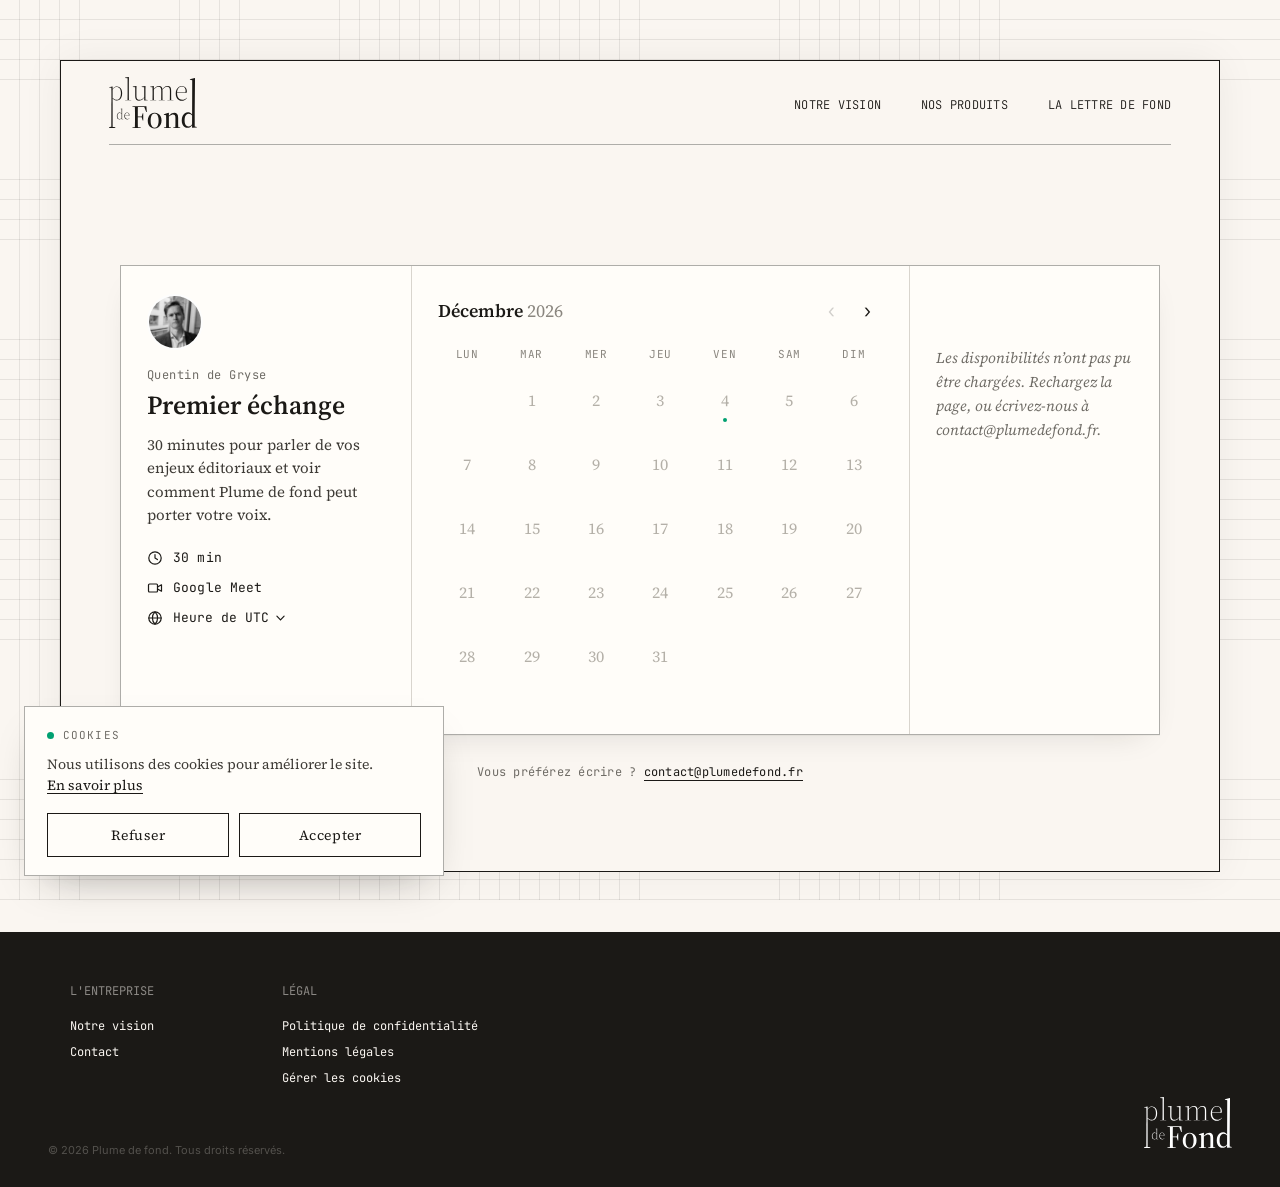
<file: contact.html>
<!DOCTYPE html>
<html lang="fr">
<head>
  <meta charset="UTF-8">
  <meta name="viewport" content="width=device-width, initial-scale=1.0">
  <title>Contact - Plume de fond</title>
  <link rel="preconnect" href="https://fonts.googleapis.com">
  <link rel="preconnect" href="https://fonts.gstatic.com" crossorigin>
  <link href="https://fonts.googleapis.com/css2?family=JetBrains+Mono:wght@300;400;500;600;700&family=Source+Serif+4:ital,opsz,wght@0,8..60,400;0,8..60,600;0,8..60,700;1,8..60,400;1,8..60,600&family=Inter:wght@400;500;600&display=swap" rel="stylesheet">
  <meta name="description" content="Discutons de la façon de transformer votre expertise en audience.">
  <meta property="og:type" content="website">
  <meta property="og:title" content="Contact - Plume de fond">
  <meta property="og:description" content="Discutons de la façon de transformer votre expertise en audience.">
  <meta property="og:url" content="https://plumedefond.fr/contact.html">
  <meta property="og:image" content="https://plumedefond.fr/og-image.png">
  <meta name="twitter:card" content="summary_large_image">
  <link rel="canonical" href="https://plumedefond.fr/contact.html">
  <link rel="icon" href="favicon.ico" sizes="any">
  <link rel="icon" type="image/svg+xml" href="favicon.svg">
  <link rel="icon" type="image/png" sizes="512x512" href="favicon-512x512.png">
  <link rel="icon" type="image/png" sizes="192x192" href="favicon-192x192.png">
  <link rel="icon" type="image/png" sizes="96x96" href="favicon-96x96.png">
  <link rel="icon" type="image/png" sizes="48x48" href="favicon-48x48.png">
  <link rel="icon" type="image/png" sizes="32x32" href="favicon-32x32.png">
  <link rel="icon" type="image/png" sizes="16x16" href="favicon-16x16.png">
  <link rel="apple-touch-icon" sizes="180x180" href="apple-touch-icon.png">
  <link rel="stylesheet" href="style.css?v=20261124a">
  <link rel="stylesheet" href="booking.css?v=20261017h">
</head>
<body>

  <div class="page-content">

  <!-- NAVBAR -->
  <nav class="navbar">
    <div class="nav-inner">
      <a href="index.html" class="nav-logo" aria-label="Plume de fond - accueil">
                <img class="logo-svg" src="logo-plume-de-fond.svg" alt="Plume de fond">
      </a>
      <ul class="nav-links">
        <li><a href="vision.html">NOTRE VISION<svg class="pencil-circle" viewBox="0 0 200 70" fill="none" xmlns="http://www.w3.org/2000/svg"><path d="M 120 5 C 160 3, 193 14, 191 32 C 189 50, 155 64, 100 65 C 45 66, 7 52, 6 34 C 5 16, 45 4, 110 3 C 155 2, 190 14, 188 32" stroke="#1b1916" stroke-width="1.8" stroke-linecap="round" fill="none"/></svg></a></li>
        <li><a href="index.html#produits">NOS PRODUITS<svg class="pencil-circle" viewBox="0 0 200 70" fill="none" xmlns="http://www.w3.org/2000/svg"><path d="M 120 5 C 160 3, 193 14, 191 32 C 189 50, 155 64, 100 65 C 45 66, 7 52, 6 34 C 5 16, 45 4, 110 3 C 155 2, 190 14, 188 32" stroke="#1b1916" stroke-width="1.8" stroke-linecap="round" fill="none"/></svg></a></li>
        <li><a href="https://lettre.plumedefond.fr">LA LETTRE DE FOND<svg class="pencil-circle" viewBox="0 0 200 70" preserveAspectRatio="none" fill="none" xmlns="http://www.w3.org/2000/svg"><path d="M 120 5 C 160 3, 193 14, 191 32 C 189 50, 155 64, 100 65 C 45 66, 7 52, 6 34 C 5 16, 45 4, 110 3 C 155 2, 190 14, 188 32" stroke="#1b1916" stroke-width="1.8" stroke-linecap="round" fill="none"/></svg></a></li>
        <li class="nav-mobile-only"><a href="contact.html">PRENDRE RENDEZ-VOUS</a></li>
      </ul>
      <button class="nav-hamburger" aria-label="Ouvrir le menu" aria-expanded="false">
        <span></span><span></span><span></span>
      </button>
    </div>
  </nav>


  <!-- RENDEZ-VOUS -->
  <section class="booking-page" id="rendez-vous">
    <div class="booking-inner">

      <div class="booking-card" id="booking-card" data-step="pick">

        <!-- Panneau gauche : qui, quoi, comment -->
        <aside class="bk-info">
          <img class="bk-avatar" src="portrait-quentin.jpg" alt="Quentin de Gryse" width="56" height="56">
          <p class="bk-host">Quentin de Gryse</p>
          <h1 class="bk-title">Premier échange</h1>
          <p class="bk-desc">30 minutes pour parler de vos enjeux éditoriaux et voir comment Plume de fond peut porter votre voix.</p>
          <ul class="bk-meta">
            <li class="bk-recap" id="bk-recap" hidden>
              <svg viewBox="0 0 16 16" aria-hidden="true"><rect x="2" y="3" width="12" height="11" rx="1"/><path d="M2 6.5h12M5.5 1.5v3M10.5 1.5v3"/></svg>
              <span id="bk-recap-text"></span>
            </li>
            <li>
              <svg viewBox="0 0 16 16" aria-hidden="true"><circle cx="8" cy="8" r="6.2"/><path d="M8 4.6V8l2.4 1.6"/></svg>
              <span>30 min</span>
            </li>
            <li>
              <svg viewBox="0 0 16 16" aria-hidden="true"><rect x="1.5" y="4" width="9" height="8" rx="1"/><path d="M10.5 7l4-2.2v6.4l-4-2.2"/></svg>
              <span>Google Meet</span>
            </li>
            <li>
              <svg viewBox="0 0 16 16" aria-hidden="true"><circle cx="8" cy="8" r="6.2"/><path d="M1.8 8h12.4M8 1.8c1.8 1.8 2.6 3.9 2.6 6.2S9.8 12.4 8 14.2C6.2 12.4 5.4 10.3 5.4 8S6.2 3.6 8 1.8z"/></svg>
              <label class="bk-tz">
                <span class="visually-hidden">Fuseau horaire</span>
                <select id="bk-tz"></select>
              </label>
            </li>
          </ul>
          <button type="button" class="bk-back" id="bk-back-manage" hidden>&larr; Retour à mon rendez-vous</button>
        </aside>

        <!-- Centre : le mois -->
        <div class="bk-cal" data-pane="pick">
          <div class="cal-head">
            <p class="cal-month" id="cal-month"></p>
            <div class="cal-nav">
              <button type="button" id="cal-prev" aria-label="Mois précédent">&lsaquo;</button>
              <button type="button" id="cal-next" aria-label="Mois suivant">&rsaquo;</button>
            </div>
          </div>
          <div class="cal-weekdays" aria-hidden="true">
            <span>LUN</span><span>MAR</span><span>MER</span><span>JEU</span><span>VEN</span><span>SAM</span><span>DIM</span>
          </div>
          <div class="cal-days" id="cal-days"></div>
        </div>

        <!-- Droite : les créneaux du jour -->
        <div class="bk-slots" data-pane="pick">
          <p class="slots-day" id="slots-day"></p>
          <div class="slots-list" id="slots-list"></div>
        </div>

        <!-- Étape 2 : coordonnées (remplace mois + créneaux) -->
        <div class="bk-form" data-pane="form">
          <form class="contact-form booking-form" id="booking-form" novalidate>
            <div class="field">
              <label class="field-label" for="f-nom">Nom complet</label>
              <input type="text" id="f-nom" name="nom" autocomplete="name" required>
            </div>
            <div class="field">
              <label class="field-label" for="f-email">Email professionnel</label>
              <input type="email" id="f-email" name="email" autocomplete="email" required>
            </div>
            <div class="field">
              <label class="field-label" for="f-societe">Société</label>
              <input type="text" id="f-societe" name="societe" autocomplete="organization" required>
            </div>
            <div class="field">
              <label class="field-label" for="f-message">Ce dont vous aimeriez parler <span class="optional">(facultatif)</span></label>
              <textarea id="f-message" name="message" rows="3"></textarea>
            </div>
            <input type="text" name="_gotcha" style="display:none" tabindex="-1" autocomplete="off" aria-hidden="true">
            <p class="form-note">Ces informations servent uniquement à préparer notre échange. <a href="confidentialite.html">Politique de confidentialité</a>.</p>
            <div class="form-actions">
              <button type="button" class="booking-back" id="back-to-pick">Retour</button>
              <button type="submit" id="booking-submit">Confirmer</button>
            </div>
            <p class="form-status" id="booking-status" role="status" aria-live="polite"></p>
          </form>
        </div>

        <!-- Gérer un rendez-vous (lien ?gerer=… de l'invitation) -->
        <div class="bk-manage" data-pane="manage">
          <p class="bk-kicker" id="mg-kicker">Votre rendez-vous</p>
          <p class="bk-manage-when" id="mg-when">Chargement…</p>
          <p class="bk-manage-sub" id="mg-sub"></p>
          <div class="bk-actions" id="mg-actions" hidden>
            <button type="button" class="bk-btn bk-btn-ghost" id="mg-cancel">Annuler le rendez-vous</button>
            <button type="button" class="bk-btn" id="mg-move">Choisir un autre créneau</button>
          </div>
          <div class="bk-confirm" id="mg-confirm" hidden>
            <p>Annuler ce rendez-vous&nbsp;? Le créneau sera libéré.</p>
            <div class="bk-actions">
              <button type="button" class="bk-btn bk-btn-ghost" id="mg-keep">Garder le rendez-vous</button>
              <button type="button" class="bk-btn" id="mg-cancel-ok">Confirmer l'annulation</button>
            </div>
          </div>
          <div class="bk-actions" id="mg-new" hidden>
            <button type="button" class="bk-btn" id="mg-book">Réserver un créneau</button>
          </div>
          <p class="form-status" id="mg-status" role="status" aria-live="polite"></p>
        </div>

        <!-- Confirmer le déplacement -->
        <div class="bk-manage" data-pane="move">
          <p class="bk-kicker">Nouveau créneau</p>
          <p class="bk-manage-when" id="mv-when"></p>
          <p class="bk-manage-sub" id="mv-old"></p>
          <div class="bk-actions">
            <button type="button" class="bk-btn bk-btn-ghost" id="mv-back">Retour</button>
            <button type="button" class="bk-btn" id="mv-ok">Confirmer le déplacement</button>
          </div>
          <p class="form-status" id="mv-status" role="status" aria-live="polite"></p>
        </div>

        <!-- Étape 3 : confirmation -->
        <div class="bk-done" data-pane="done">
          <svg class="done-check" viewBox="0 0 64 64" fill="none" aria-hidden="true"><path d="M 12 34 C 17 38, 22 44, 27 51 C 33 37, 43 22, 55 11" stroke="#00a071" stroke-width="2.4" stroke-linecap="round" stroke-linejoin="round"/></svg>
          <h2 class="bk-done-title" id="done-title">C'est noté.</h2>
          <p class="bk-done-text" id="done-text"></p>
          <a class="bk-done-link" id="done-link" href="#" hidden></a>
        </div>

      </div>

      <p class="booking-alt">Vous préférez écrire&nbsp;? <a href="mailto:contact@plumedefond.fr">contact@plumedefond.fr</a></p>

    </div>
  </section>

  </div><!-- fin .page-content -->

  <!-- FOOTER -->
  <footer class="footer">
    <div class="footer-inner">
      <div class="footer-col">
        <p class="footer-heading">L'ENTREPRISE</p>
        <ul>
          <li><a href="vision.html">Notre vision</a></li>
          <li><a href="contact.html">Contact</a></li>
        </ul>
      </div>
      <div class="footer-col">
        <p class="footer-heading">LÉGAL</p>
        <ul>
          <li><a href="confidentialite.html">Politique de confidentialité</a></li>
          <li><a href="mentions-legales.html">Mentions légales</a></li>
          <li><button type="button" class="cookie-manage">Gérer les cookies</button></li>
        </ul>
      </div>
      <div class="footer-col footer-col-logo">
        <img class="footer-logo" src="logo-plume-de-fond-blanc.svg" alt="Plume de fond">
      </div>
    </div>
    <div class="footer-bottom">
      <p>&copy; 2026 Plume de fond. Tous droits réservés.</p>
    </div>
  </footer>


  <script src="booking.js?v=20261124a"></script>
  <script>
    (function() {
      var navInner = document.querySelector('.nav-inner');
      var burger = document.querySelector('.nav-hamburger');
      if (burger && navInner) {
        function setOpen(open) {
          navInner.classList.toggle('open', open);
          burger.setAttribute('aria-expanded', open ? 'true' : 'false');
          burger.setAttribute('aria-label', open ? 'Fermer le menu' : 'Ouvrir le menu');
        }
        burger.addEventListener('click', function() {
          setOpen(!navInner.classList.contains('open'));
        });
        // referme le menu après un clic sur un lien
        navInner.querySelectorAll('.nav-links a').forEach(function(a) {
          a.addEventListener('click', function() { setOpen(false); });
        });
        // Échap referme le menu
        document.addEventListener('keydown', function(e) {
          if (e.key === 'Escape' && navInner.classList.contains('open')) {
            setOpen(false);
            burger.focus();
          }
        });
        // un toucher à côté referme le menu, sans activer ce qui est dessous
        // (pointerdown : reçu même sur un bouton désactivé, qui n'émet pas de clic)
        var closedAt = 0;
        document.addEventListener('pointerdown', function(e) {
          closedAt = 0;
          if (navInner.classList.contains('open') && !navInner.contains(e.target)) {
            setOpen(false);
            closedAt = Date.now();
          }
        }, true);
        document.addEventListener('click', function(e) {
          if (closedAt && Date.now() - closedAt < 700 && !navInner.contains(e.target)) {
            e.preventDefault();
            e.stopPropagation();
          }
          closedAt = 0;
        }, true);
      }
    })();
  </script>
  <script src="analytics.js?v=20261017c"></script>
  <!-- Cloudflare Web Analytics — mesure d'audience sans cookies -->
  <script type='module' src='https://static.cloudflareinsights.com/beacon.min.js' data-cf-beacon='{"token": "644f7a3778624fafaa6b0a6ad2f11ed3"}'></script>
</body>
</html>
</file>
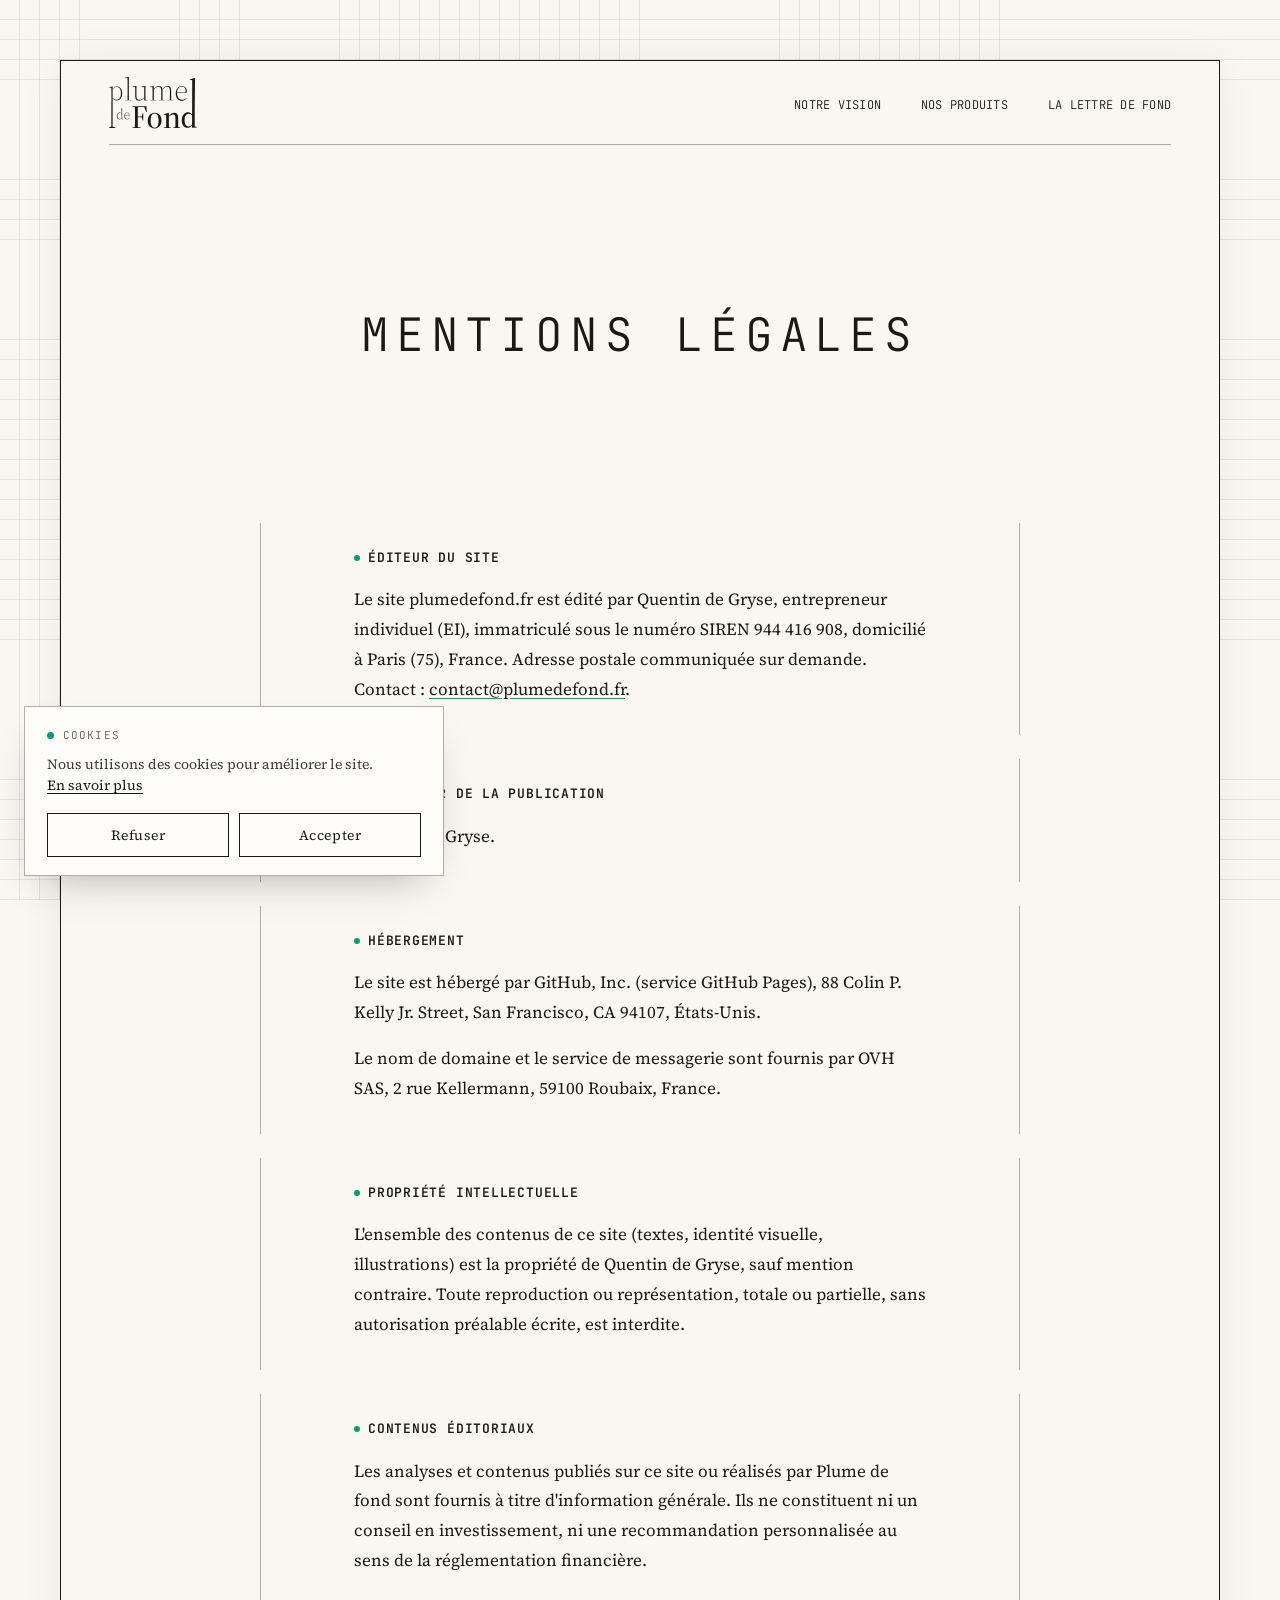
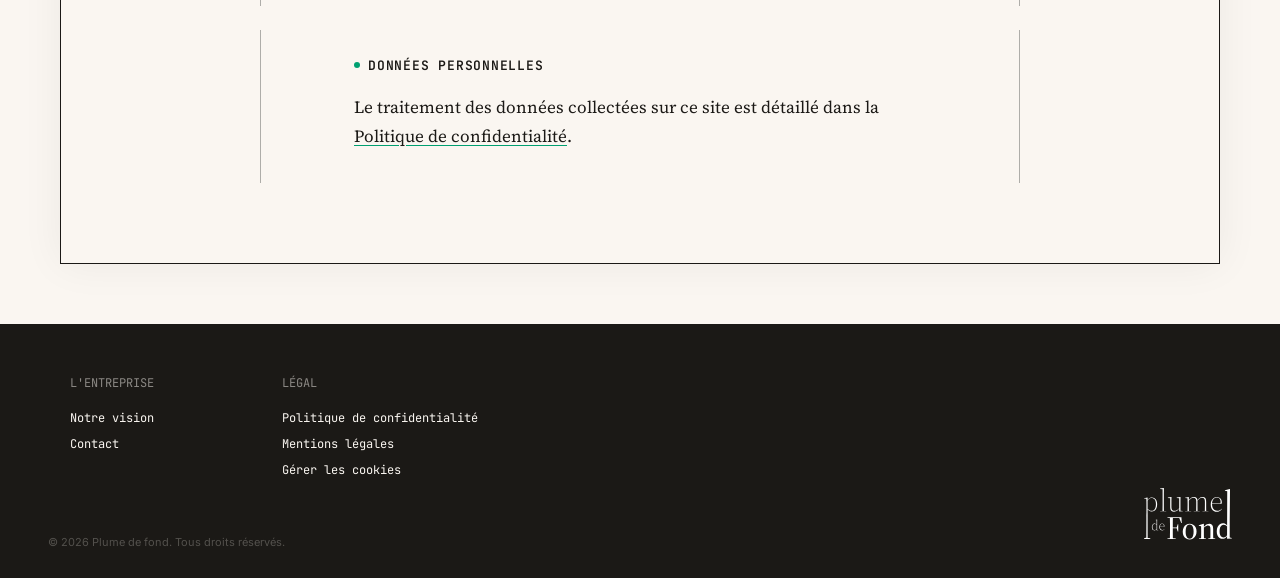
<file: mentions-legales.html>
<!DOCTYPE html>
<html lang="fr">
<head>
  <meta charset="UTF-8">
  <meta name="viewport" content="width=device-width, initial-scale=1.0">
  <title>Mentions légales - Plume de fond</title>
  <link rel="preconnect" href="https://fonts.googleapis.com">
  <link rel="preconnect" href="https://fonts.gstatic.com" crossorigin>
  <link href="https://fonts.googleapis.com/css2?family=JetBrains+Mono:wght@300;400;500;600;700&family=Source+Serif+4:ital,opsz,wght@0,8..60,400;0,8..60,600;0,8..60,700;1,8..60,400;1,8..60,600&family=Inter:wght@400;500;600&display=swap" rel="stylesheet">
  <link rel="canonical" href="https://plumedefond.fr/mentions-legales.html">
  <meta name="robots" content="noindex, follow">
  <link rel="icon" href="favicon.ico" sizes="any">
  <link rel="icon" type="image/svg+xml" href="favicon.svg">
  <link rel="icon" type="image/png" sizes="512x512" href="favicon-512x512.png">
  <link rel="icon" type="image/png" sizes="192x192" href="favicon-192x192.png">
  <link rel="icon" type="image/png" sizes="96x96" href="favicon-96x96.png">
  <link rel="icon" type="image/png" sizes="48x48" href="favicon-48x48.png">
  <link rel="icon" type="image/png" sizes="32x32" href="favicon-32x32.png">
  <link rel="icon" type="image/png" sizes="16x16" href="favicon-16x16.png">
  <link rel="apple-touch-icon" sizes="180x180" href="apple-touch-icon.png">
  <link rel="stylesheet" href="style.css?v=20261124a">
</head>
<body>

  <div class="page-content">

  <!-- NAVBAR -->
  <nav class="navbar">
    <div class="nav-inner">
      <a href="index.html" class="nav-logo" aria-label="Plume de fond - accueil">
                <img class="logo-svg" src="logo-plume-de-fond.svg" alt="Plume de fond">
      </a>
      <ul class="nav-links">
        <li><a href="vision.html">NOTRE VISION<svg class="pencil-circle" viewBox="0 0 200 70" fill="none" xmlns="http://www.w3.org/2000/svg"><path d="M 120 5 C 160 3, 193 14, 191 32 C 189 50, 155 64, 100 65 C 45 66, 7 52, 6 34 C 5 16, 45 4, 110 3 C 155 2, 190 14, 188 32" stroke="#1b1916" stroke-width="1.8" stroke-linecap="round" fill="none"/></svg></a></li>
        <li><a href="index.html#produits">NOS PRODUITS<svg class="pencil-circle" viewBox="0 0 200 70" fill="none" xmlns="http://www.w3.org/2000/svg"><path d="M 120 5 C 160 3, 193 14, 191 32 C 189 50, 155 64, 100 65 C 45 66, 7 52, 6 34 C 5 16, 45 4, 110 3 C 155 2, 190 14, 188 32" stroke="#1b1916" stroke-width="1.8" stroke-linecap="round" fill="none"/></svg></a></li>
        <li><a href="https://lettre.plumedefond.fr">LA LETTRE DE FOND<svg class="pencil-circle" viewBox="0 0 200 70" preserveAspectRatio="none" fill="none" xmlns="http://www.w3.org/2000/svg"><path d="M 120 5 C 160 3, 193 14, 191 32 C 189 50, 155 64, 100 65 C 45 66, 7 52, 6 34 C 5 16, 45 4, 110 3 C 155 2, 190 14, 188 32" stroke="#1b1916" stroke-width="1.8" stroke-linecap="round" fill="none"/></svg></a></li>
        <li class="nav-mobile-only"><a href="contact.html">PRENDRE RENDEZ-VOUS</a></li>
      </ul>
      <button class="nav-hamburger" aria-label="Ouvrir le menu" aria-expanded="false">
        <span></span><span></span><span></span>
      </button>
    </div>
  </nav>

  <!-- TITRE -->
  <section class="hero hero-legal">
    <h1 class="hero-title vision-title">MENTIONS LÉGALES</h1>
  </section>
  
  <!-- CORPS — colonne à filets façon article -->
  <div class="legal-article">

    <section class="legal-block">
      <div class="legal-inner">
        <h2>Éditeur du site</h2>
        <p>Le site plumedefond.fr est édité par Quentin de Gryse, entrepreneur individuel (EI), immatriculé sous le numéro SIREN 944&nbsp;416&nbsp;908, domicilié à Paris (75), France. Adresse postale communiquée sur demande. Contact&nbsp;: <a href="mailto:contact@plumedefond.fr">contact@plumedefond.fr</a>.</p>
      </div>
    </section>

    <section class="legal-block">
      <div class="legal-inner">
        <h2>Directeur de la publication</h2>
        <p>Quentin de Gryse.</p>
      </div>
    </section>

    <section class="legal-block">
      <div class="legal-inner">
        <h2>Hébergement</h2>
        <p>Le site est hébergé par GitHub, Inc. (service GitHub Pages), 88 Colin P. Kelly Jr. Street, San Francisco, CA 94107, États-Unis.</p>
        <p>Le nom de domaine et le service de messagerie sont fournis par OVH SAS, 2 rue Kellermann, 59100 Roubaix, France.</p>
      </div>
    </section>

    <section class="legal-block">
      <div class="legal-inner">
        <h2>Propriété intellectuelle</h2>
        <p>L'ensemble des contenus de ce site (textes, identité visuelle, illustrations) est la propriété de Quentin de Gryse, sauf mention contraire. Toute reproduction ou représentation, totale ou partielle, sans autorisation préalable écrite, est interdite.</p>
      </div>
    </section>

    <section class="legal-block">
      <div class="legal-inner">
        <h2>Contenus éditoriaux</h2>
        <p>Les analyses et contenus publiés sur ce site ou réalisés par Plume de fond sont fournis à titre d'information générale. Ils ne constituent ni un conseil en investissement, ni une recommandation personnalisée au sens de la réglementation financière.</p>
      </div>
    </section>

    <section class="legal-block">
      <div class="legal-inner">
        <h2>Données personnelles</h2>
        <p>Le traitement des données collectées sur ce site est détaillé dans la <a href="confidentialite.html">Politique de confidentialité</a>.</p>
      </div>
    </section>

  </div>

  </div><!-- fin .page-content -->

<footer class="footer">
    <div class="footer-inner">
      <div class="footer-col">
        <p class="footer-heading">L'ENTREPRISE</p>
        <ul>
          <li><a href="vision.html">Notre vision</a></li>
          <li><a href="contact.html">Contact</a></li>
        </ul>
      </div>
      <div class="footer-col">
        <p class="footer-heading">LÉGAL</p>
        <ul>
          <li><a href="confidentialite.html">Politique de confidentialité</a></li>
          <li><a href="mentions-legales.html">Mentions légales</a></li>
          <li><button type="button" class="cookie-manage">Gérer les cookies</button></li>
        </ul>
      </div>
      <div class="footer-col footer-col-logo">
        <img class="footer-logo" src="logo-plume-de-fond-blanc.svg" alt="Plume de fond">
      </div>
    </div>
    <div class="footer-bottom">
      <p>&copy; 2026 Plume de fond. Tous droits réservés.</p>
    </div>
  </footer>

  <script>
    (function() {
      var navInner = document.querySelector('.nav-inner');
      var burger = document.querySelector('.nav-hamburger');
      if (burger && navInner) {
        function setOpen(open) {
          navInner.classList.toggle('open', open);
          burger.setAttribute('aria-expanded', open ? 'true' : 'false');
          burger.setAttribute('aria-label', open ? 'Fermer le menu' : 'Ouvrir le menu');
        }
        burger.addEventListener('click', function() {
          setOpen(!navInner.classList.contains('open'));
        });
        // referme le menu après un clic sur un lien
        navInner.querySelectorAll('.nav-links a').forEach(function(a) {
          a.addEventListener('click', function() { setOpen(false); });
        });
        // Échap referme le menu
        document.addEventListener('keydown', function(e) {
          if (e.key === 'Escape' && navInner.classList.contains('open')) {
            setOpen(false);
            burger.focus();
          }
        });
        // un toucher à côté referme le menu, sans activer ce qui est dessous
        // (pointerdown : reçu même sur un bouton désactivé, qui n'émet pas de clic)
        var closedAt = 0;
        document.addEventListener('pointerdown', function(e) {
          closedAt = 0;
          if (navInner.classList.contains('open') && !navInner.contains(e.target)) {
            setOpen(false);
            closedAt = Date.now();
          }
        }, true);
        document.addEventListener('click', function(e) {
          if (closedAt && Date.now() - closedAt < 700 && !navInner.contains(e.target)) {
            e.preventDefault();
            e.stopPropagation();
          }
          closedAt = 0;
        }, true);
      }
    })();
  </script>
  <script src="analytics.js?v=20261017c"></script>
  <!-- Cloudflare Web Analytics — mesure d'audience sans cookies -->
  <script type='module' src='https://static.cloudflareinsights.com/beacon.min.js' data-cf-beacon='{"token": "644f7a3778624fafaa6b0a6ad2f11ed3"}'></script>
</body>
</html>
</file>
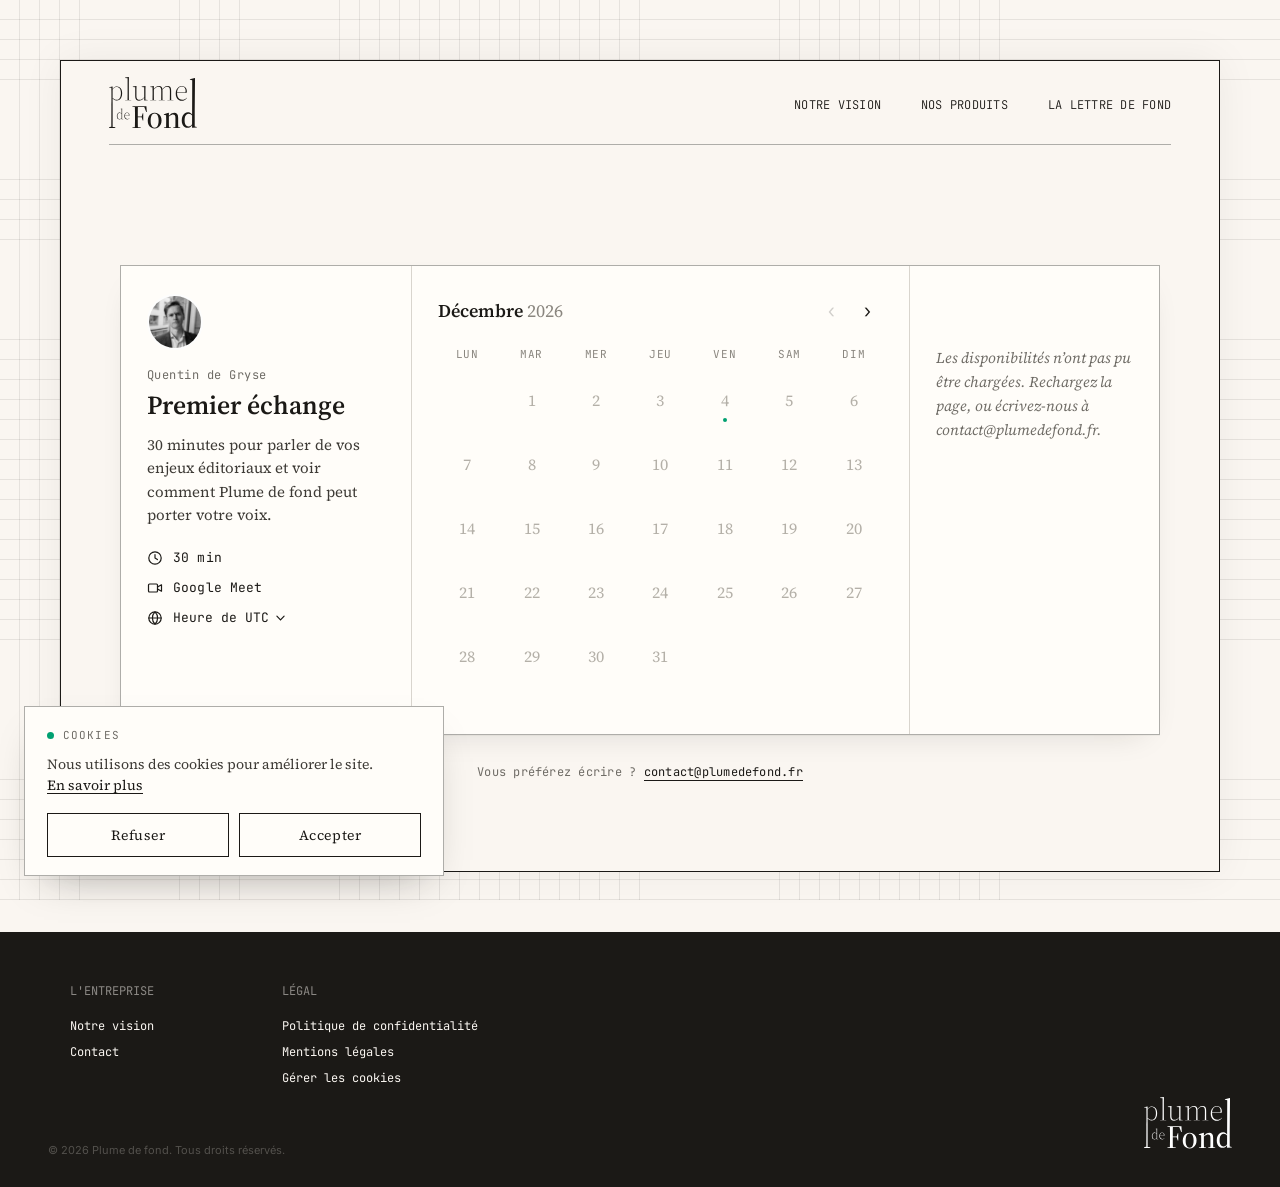
<file: rendez-vous.html>
<!DOCTYPE html>
<html lang="fr">
<head>
  <meta charset="UTF-8">
  <meta name="viewport" content="width=device-width, initial-scale=1.0">
  <title>Prendre rendez-vous - Plume de fond</title>
  <meta name="robots" content="noindex, follow">
  <link rel="canonical" href="https://plumedefond.fr/contact.html">
  <!-- Ancienne adresse de la page de réservation : les liens « déplacer ou annuler »
       des premières invitations y pointent. On renvoie vers contact.html en gardant ?gerer=… -->
  <script>location.replace('contact.html' + location.search + location.hash);</script>
  <noscript><meta http-equiv="refresh" content="0; url=contact.html"></noscript>
</head>
<body style="background:#faf6f1;font-family:Georgia,serif;padding:40px">
  <p><a href="contact.html">Prendre rendez-vous</a></p>
</body>
</html>
</file>
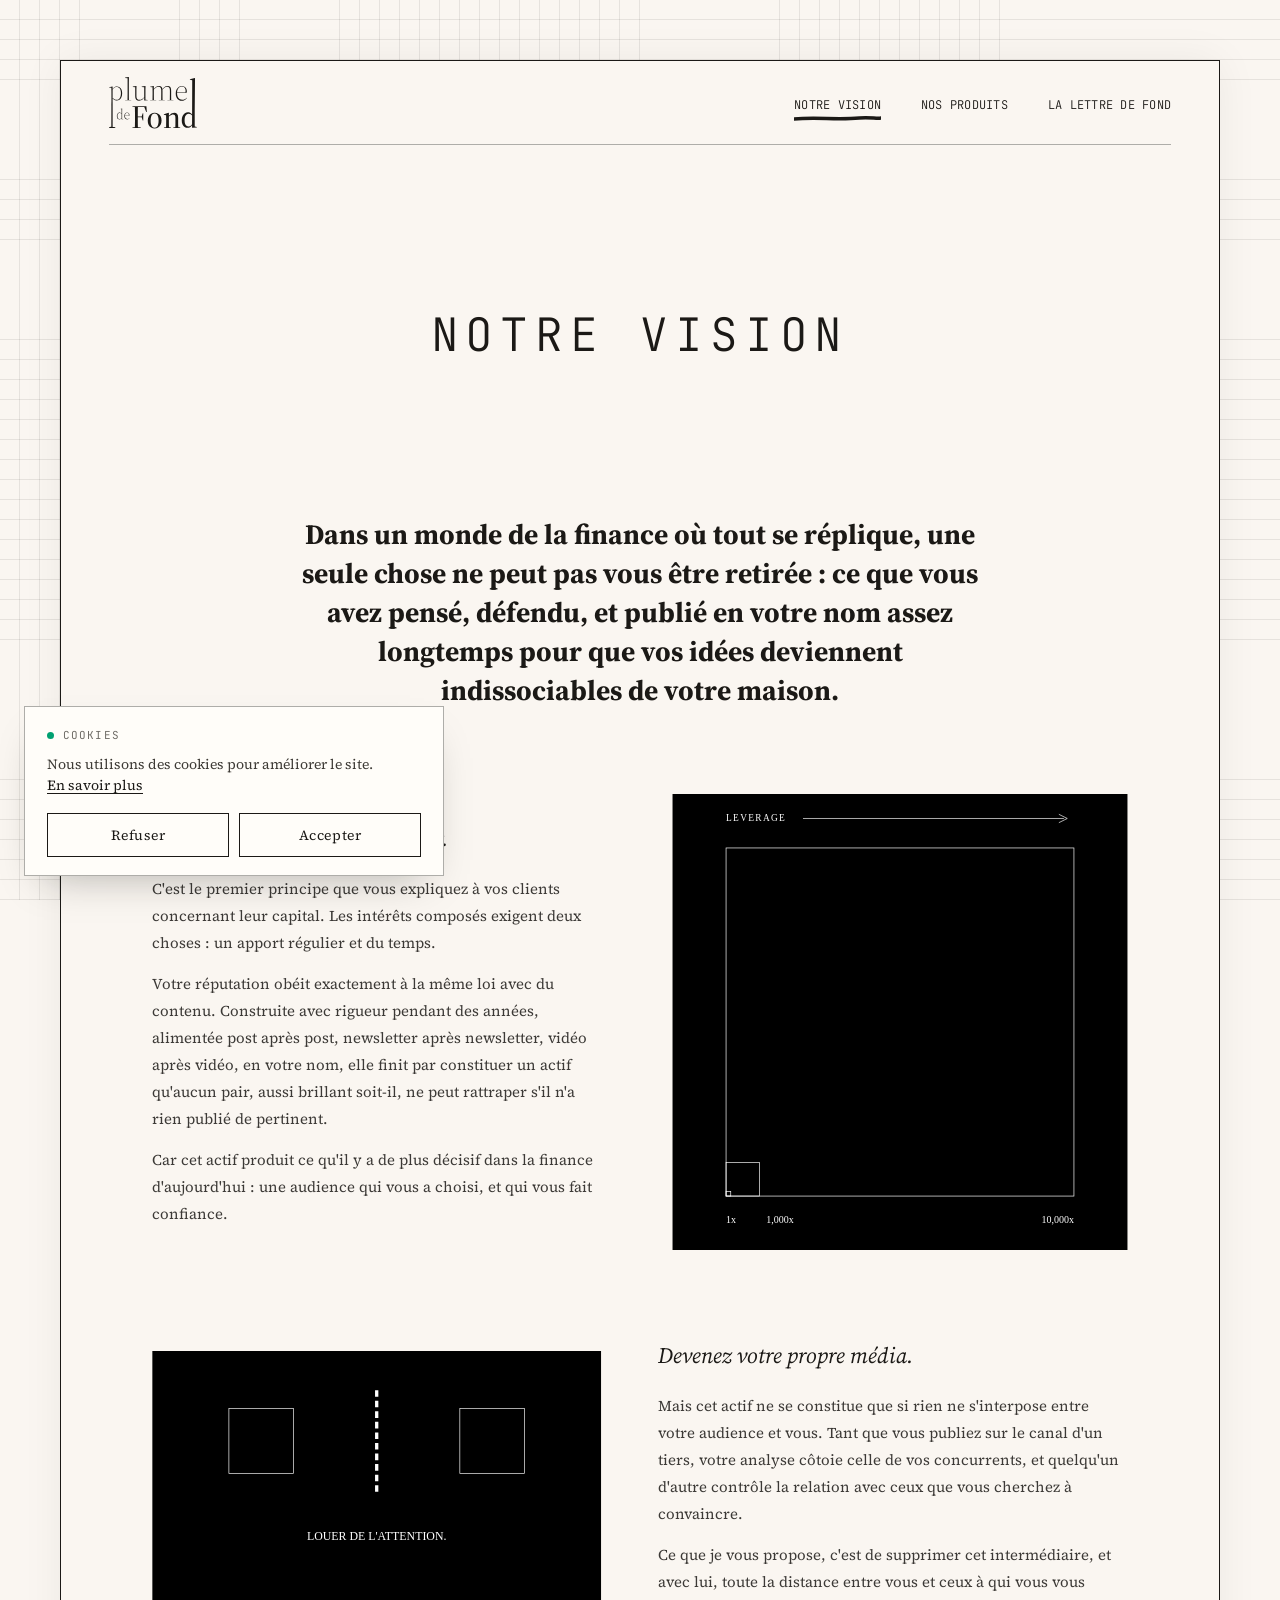
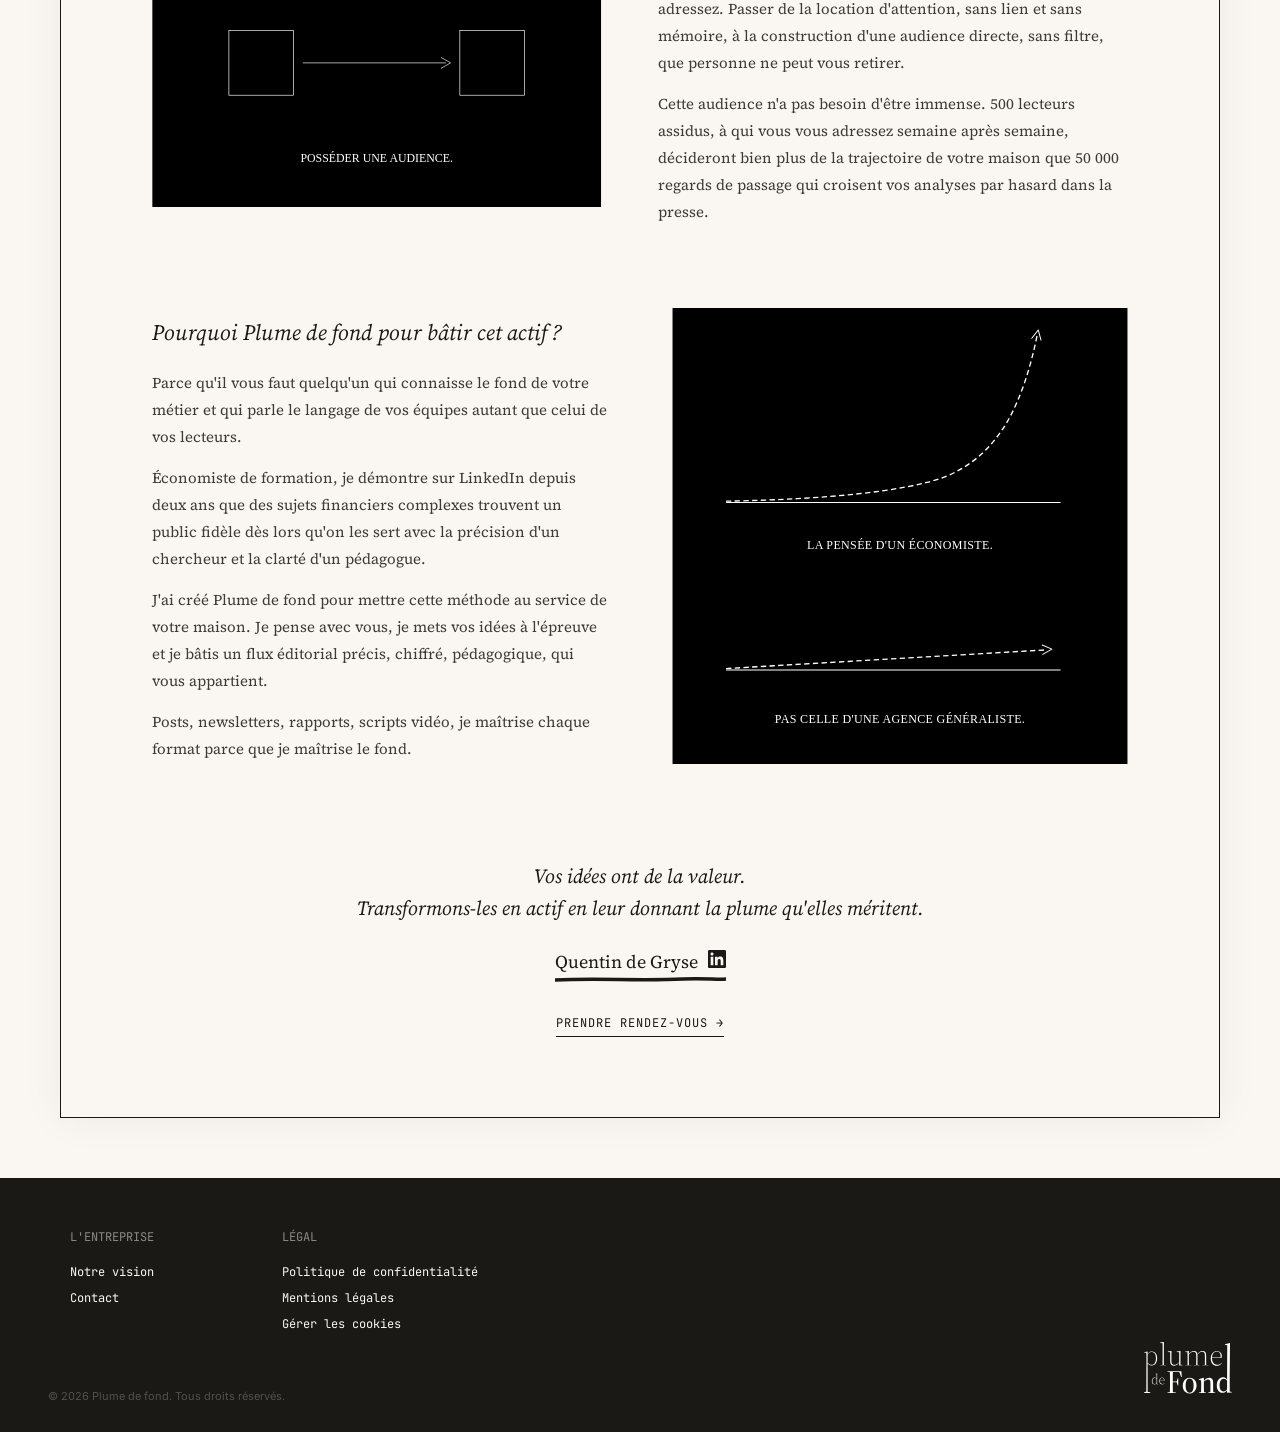
<file: vision.html>
<!DOCTYPE html>
<html lang="fr">
<head>
  <meta charset="UTF-8">
  <meta name="viewport" content="width=device-width, initial-scale=1.0">
  <title>Notre Vision - Plume de fond</title>
  <link rel="preconnect" href="https://fonts.googleapis.com">
  <link rel="preconnect" href="https://fonts.gstatic.com" crossorigin>
  <link href="https://fonts.googleapis.com/css2?family=JetBrains+Mono:wght@300;400;500;600;700&family=Source+Serif+4:ital,opsz,wght@0,8..60,400;0,8..60,600;0,8..60,700;1,8..60,400;1,8..60,600&family=Inter:wght@400;500;600&display=swap" rel="stylesheet">
  <meta name="description" content="Pourquoi le contenu éditorial est l'actif le plus défendable d'une maison financière.">
  <meta property="og:type" content="website">
  <meta property="og:title" content="Notre Vision - Plume de fond">
  <meta property="og:description" content="Pourquoi le contenu éditorial est l'actif le plus défendable d'une maison financière.">
  <meta property="og:url" content="https://plumedefond.fr/vision.html">
  <meta property="og:image" content="https://plumedefond.fr/og-image.png">
  <meta name="twitter:card" content="summary_large_image">
  <link rel="canonical" href="https://plumedefond.fr/vision.html">
  <link rel="icon" href="favicon.ico" sizes="any">
  <link rel="icon" type="image/svg+xml" href="favicon.svg">
  <link rel="icon" type="image/png" sizes="512x512" href="favicon-512x512.png">
  <link rel="icon" type="image/png" sizes="192x192" href="favicon-192x192.png">
  <link rel="icon" type="image/png" sizes="96x96" href="favicon-96x96.png">
  <link rel="icon" type="image/png" sizes="48x48" href="favicon-48x48.png">
  <link rel="icon" type="image/png" sizes="32x32" href="favicon-32x32.png">
  <link rel="icon" type="image/png" sizes="16x16" href="favicon-16x16.png">
  <link rel="apple-touch-icon" sizes="180x180" href="apple-touch-icon.png">
  <link rel="stylesheet" href="style.css?v=20261124a">
</head>
<body>

  <div class="page-content">

  <!-- NAVBAR -->
  <nav class="navbar">
    <div class="nav-inner">
      <a href="index.html" class="nav-logo" aria-label="Plume de fond - accueil">
                <img class="logo-svg" src="logo-plume-de-fond.svg" alt="Plume de fond">
      </a>
      <ul class="nav-links">
        <li><a href="vision.html" class="active">NOTRE VISION<svg class="pencil-circle" viewBox="0 0 200 70" fill="none" xmlns="http://www.w3.org/2000/svg"><path d="M 120 5 C 160 3, 193 14, 191 32 C 189 50, 155 64, 100 65 C 45 66, 7 52, 6 34 C 5 16, 45 4, 110 3 C 155 2, 190 14, 188 32" stroke="#1b1916" stroke-width="1.8" stroke-linecap="round" fill="none"/></svg></a></li>
        <li><a href="index.html#produits">NOS PRODUITS<svg class="pencil-circle" viewBox="0 0 200 70" fill="none" xmlns="http://www.w3.org/2000/svg"><path d="M 120 5 C 160 3, 193 14, 191 32 C 189 50, 155 64, 100 65 C 45 66, 7 52, 6 34 C 5 16, 45 4, 110 3 C 155 2, 190 14, 188 32" stroke="#1b1916" stroke-width="1.8" stroke-linecap="round" fill="none"/></svg></a></li>
        <li><a href="https://lettre.plumedefond.fr">LA LETTRE DE FOND<svg class="pencil-circle" viewBox="0 0 200 70" preserveAspectRatio="none" fill="none" xmlns="http://www.w3.org/2000/svg"><path d="M 120 5 C 160 3, 193 14, 191 32 C 189 50, 155 64, 100 65 C 45 66, 7 52, 6 34 C 5 16, 45 4, 110 3 C 155 2, 190 14, 188 32" stroke="#1b1916" stroke-width="1.8" stroke-linecap="round" fill="none"/></svg></a></li>
        <li class="nav-mobile-only"><a href="contact.html">PRENDRE RENDEZ-VOUS</a></li>
      </ul>
      <button class="nav-hamburger" aria-label="Ouvrir le menu" aria-expanded="false">
        <span></span><span></span><span></span>
      </button>
    </div>
  </nav>

  <!-- TITRE -->
  <section class="hero hero-vision">
    <h1 class="hero-title vision-title">NOTRE VISION</h1>
  </section>

  <!-- LES 3 PRINCIPES — grille encadrée façon page d'accueil -->
  <div class="vision-grid">

    <!-- OUVERTURE -->
    <section class="vision-block vision-block-intro">
      <p class="vision-opening">Dans un monde de la finance où tout se réplique, une seule chose ne peut pas vous être retirée : ce que vous avez pensé, défendu, et publié en votre nom assez longtemps pour que vos idées deviennent indissociables de votre maison.</p>
    </section>
    <div class="frame-line frame-top"></div>
    <div class="frame-line frame-bottom"></div>
    <div class="frame-line frame-vleft"></div>
    <div class="frame-line frame-vright"></div>
    <div class="frame-line frame-vcenter"></div>

    <!-- SECTION 1 — Le contenu comme levier -->
    <section class="vision-block">
    <div class="vision-block-inner">
      <div class="vision-text">
        <h2>Utilisez le contenu comme levier.</h2>
        <p>C'est le premier principe que vous expliquez à vos clients concernant leur capital. Les intérêts composés exigent deux choses : un apport régulier et du temps.</p>
        <p>Votre réputation obéit exactement à la même loi avec du contenu. Construite avec rigueur pendant des années, alimentée post après post, newsletter après newsletter, vidéo après vidéo, en votre nom, elle finit par constituer un actif qu'aucun pair, aussi brillant soit-il, ne peut rattraper s'il n'a rien publié de pertinent.</p>
        <p>Car cet actif produit ce qu'il y a de plus décisif dans la finance d'aujourd'hui&nbsp;: une audience qui vous a choisi, et qui vous fait confiance.</p>
      </div>
      <div class="vision-image">
        <img class="vision-leverage-svg" src="leverage_diagram_bigger_small_square.svg" alt="Visualisation du levier : un carré 1x comparé à un rectangle 10 000x">
      </div>
    </div>
  </section>

    <!-- SECTION 2 — Devenez votre propre média -->
    <section class="vision-block vision-block-reverse">
    <div class="vision-block-inner">
      <div class="vision-text">
        <h2>Devenez votre propre média.</h2>
        <p>Mais cet actif ne se constitue que si rien ne s'interpose entre votre audience et vous. Tant que vous publiez sur le canal d'un tiers, votre analyse côtoie celle de vos concurrents, et quelqu'un d'autre contrôle la relation avec ceux que vous cherchez à convaincre.</p>
        <p>Ce que je vous propose, c'est de supprimer cet intermédiaire, et avec lui, toute la distance entre vous et ceux à qui vous vous adressez. Passer de la location d'attention, sans lien et sans mémoire, à la construction d'une audience directe, sans filtre, que personne ne peut vous retirer.</p>
        <p>Cette audience n'a pas besoin d'être immense. 500 lecteurs assidus, à qui vous vous adressez semaine après semaine, décideront bien plus de la trajectoire de votre maison que 50 000 regards de passage qui croisent vos analyses par hasard dans la presse.</p>
      </div>
      <div class="vision-image">
        <img class="vision-leverage-svg" src="mur_pointilles_louer_de_l_attention.svg" alt="Louer de l'attention : un mur entre vous et votre audience">
      </div>
    </div>
  </section>

    <!-- SECTION 3 — Pourquoi Plume de fond ? -->
    <section class="vision-block">
    <div class="vision-block-inner">
      <div class="vision-text">
        <h2>Pourquoi Plume de fond pour bâtir cet actif ?</h2>
        <p>Parce qu'il vous faut quelqu'un qui connaisse le fond de votre métier et qui parle le langage de vos équipes autant que celui de vos lecteurs.</p>
        <p>Économiste de formation, je démontre sur LinkedIn depuis deux ans que des sujets financiers complexes trouvent un public fidèle dès lors qu'on les sert avec la précision d'un chercheur et la clarté d'un pédagogue.</p>
        <p>J'ai créé Plume de fond pour mettre cette méthode au service de votre maison. Je pense avec vous, je mets vos idées à l'épreuve et je bâtis un flux éditorial précis, chiffré, pédagogique, qui vous appartient.</p>
        <p>Posts, newsletters, rapports, scripts vidéo, je maîtrise chaque format parce que je maîtrise le fond.</p>
      </div>
      <div class="vision-image">
        <img class="vision-leverage-svg" src="pensee_economiste.svg" alt="La pensée de l'économiste">
      </div>
    </div>
    </section>
  </div>

  <!-- FERMETURE -->
  <section class="vision-closing-section">
    <p class="vision-closing"><em>Vos idées ont de la valeur.</em></p>
    <p class="vision-closing"><em>Transformons-les en actif en leur donnant la plume qu'elles méritent.</em></p>
    <p class="vision-signature"><span class="signature-line"><a href="https://www.linkedin.com/in/quentin-de-gryse-b14b1a201/" target="_blank" rel="noopener">Quentin de Gryse<span class="signature-photo" aria-hidden="true"><img src="portrait-quentin.jpg" alt=""></span></a><a class="signature-linkedin" href="https://www.linkedin.com/in/quentin-de-gryse-b14b1a201/" target="_blank" rel="noopener" aria-label="Profil LinkedIn de Quentin de Gryse"><svg viewBox="0 0 24 24" aria-hidden="true"><path fill="currentColor" d="M20.447 20.452h-3.554v-5.569c0-1.328-.027-3.037-1.852-3.037-1.853 0-2.136 1.445-2.136 2.939v5.667H9.351V9h3.414v1.561h.046c.477-.9 1.637-1.85 3.37-1.85 3.601 0 4.267 2.37 4.267 5.455v6.286zM5.337 7.433c-1.144 0-2.063-.926-2.063-2.065 0-1.138.92-2.063 2.063-2.063 1.14 0 2.064.925 2.064 2.063 0 1.139-.925 2.065-2.064 2.065zm1.782 13.019H3.555V9h3.564v11.452zM22.225 0H1.771C.792 0 0 .774 0 1.729v20.542C0 23.227.792 24 1.771 24h20.451C23.2 24 24 23.227 24 22.271V1.729C24 .774 23.2 0 22.222 0h.003z"/></svg></a></span></p>
    <p class="vision-rdv"><a href="contact.html">Prendre rendez-vous <span aria-hidden="true">&rarr;</span></a></p>
  </section>

  </div><!-- fin .page-content -->

  <!-- FOOTER -->
  <footer class="footer">
    <div class="footer-inner">
      <div class="footer-col">
        <p class="footer-heading">L'ENTREPRISE</p>
        <ul>
          <li><a href="vision.html">Notre vision</a></li>
          <li><a href="contact.html">Contact</a></li>
        </ul>
      </div>
      <div class="footer-col">
        <p class="footer-heading">LÉGAL</p>
        <ul>
          <li><a href="confidentialite.html">Politique de confidentialité</a></li>
          <li><a href="mentions-legales.html">Mentions légales</a></li>
          <li><button type="button" class="cookie-manage">Gérer les cookies</button></li>
        </ul>
      </div>
      <div class="footer-col footer-col-logo">
        <img class="footer-logo" src="logo-plume-de-fond-blanc.svg" alt="Plume de fond">
      </div>
    </div>
    <div class="footer-bottom">
      <p>&copy; 2026 Plume de fond. Tous droits réservés.</p>
    </div>
  </footer>

  <script>
    (function() {
      var navInner = document.querySelector('.nav-inner');
      var burger = document.querySelector('.nav-hamburger');
      if (burger && navInner) {
        function setOpen(open) {
          navInner.classList.toggle('open', open);
          burger.setAttribute('aria-expanded', open ? 'true' : 'false');
          burger.setAttribute('aria-label', open ? 'Fermer le menu' : 'Ouvrir le menu');
        }
        burger.addEventListener('click', function() {
          setOpen(!navInner.classList.contains('open'));
        });
        // referme le menu après un clic sur un lien
        navInner.querySelectorAll('.nav-links a').forEach(function(a) {
          a.addEventListener('click', function() { setOpen(false); });
        });
        // Échap referme le menu
        document.addEventListener('keydown', function(e) {
          if (e.key === 'Escape' && navInner.classList.contains('open')) {
            setOpen(false);
            burger.focus();
          }
        });
        // un toucher à côté referme le menu, sans activer ce qui est dessous
        // (pointerdown : reçu même sur un bouton désactivé, qui n'émet pas de clic)
        var closedAt = 0;
        document.addEventListener('pointerdown', function(e) {
          closedAt = 0;
          if (navInner.classList.contains('open') && !navInner.contains(e.target)) {
            setOpen(false);
            closedAt = Date.now();
          }
        }, true);
        document.addEventListener('click', function(e) {
          if (closedAt && Date.now() - closedAt < 700 && !navInner.contains(e.target)) {
            e.preventDefault();
            e.stopPropagation();
          }
          closedAt = 0;
        }, true);
      }
    })();
  </script>
  <script src="analytics.js?v=20261017c"></script>
  <!-- Cloudflare Web Analytics — mesure d'audience sans cookies -->
  <script type='module' src='https://static.cloudflareinsights.com/beacon.min.js' data-cf-beacon='{"token": "644f7a3778624fafaa6b0a6ad2f11ed3"}'></script>
</body>
</html>
</file>
<file: style.css>
/* =============================================
   SEQUOIA CAPITAL — Faithful reproduction v2
   Based on actual screenshot analysis
   ============================================= */

*, *::before, *::after {
  margin: 0;
  padding: 0;
  box-sizing: border-box;
}

:root {
  --seq-green: #00a071;
  --seq-black: #1b1916;
  --seq-white: #ffffff;
  --seq-offwhite: #f3f3f2;
  --seq-gray: #888;
  --seq-cream: #faf6f1;
  --seq-red-margin: #d4a0a0;
  --seq-line: rgba(27, 25, 22, 0.06);
  --grid-gap: 1rem;

  /* Cartes produits — palette finance (banque privée / private equity / FT) */
  --card-visibilite-1: #3B5547;
  --card-visibilite-2: #2E4438;
  --card-edition-1: #5A3A29;
  --card-edition-2: #432A1B;
  --card-recherche-1: #2A4055;
  --card-recherche-2: #1E3148;
  --card-studio-1: #6A3138;
  --card-studio-2: #532328;
}

html {
  font-size: 16px;
  scroll-behavior: smooth;
  /* neutralise le gonflement automatique des textes sur Chrome Android */
  -webkit-text-size-adjust: 100%;
  text-size-adjust: 100%;
}

body {
  font-family: 'Inter', -apple-system, BlinkMacSystemFont, "Segoe UI", Roboto, sans-serif;
  color: var(--seq-black);
  background: var(--seq-cream);
  background-image:
    repeating-linear-gradient(
      to bottom,
      transparent,
      transparent 19.5px,
      rgba(27, 25, 22, 0.09) 19.5px,
      rgba(27, 25, 22, 0.09) 20px
    ),
    repeating-linear-gradient(
      to right,
      transparent,
      transparent 19.5px,
      rgba(27, 25, 22, 0.09) 19.5px,
      rgba(27, 25, 22, 0.09) 20px
    );
  background-attachment: fixed;
  line-height: 1.5;
  -webkit-font-smoothing: antialiased;
}

a {
  text-decoration: none;
  color: inherit;
}

ul {
  list-style: none;
}

/* =============================================
   NAVBAR — white bg, uppercase small links, spaced
   ============================================= */
.navbar {
  position: sticky;
  top: 0;
  z-index: 1000;
  background: var(--seq-cream);
  border-bottom: none;
}

.nav-inner {
  position: relative;
  margin: 0 auto;
  padding: 0 3rem;
  height: 84px;
  display: flex;
  align-items: center;
}

.nav-inner::after {
  content: '';
  position: absolute;
  bottom: 0;
  left: 3rem;
  right: 3rem;
  height: 0;
  border-top: thin solid #aeada9;
  opacity: 1;
}

.nav-logo {
  color: var(--seq-black);
  margin-right: auto;
  display: inline-flex;
  align-items: center;
  line-height: 0;
}

.nav-logo .logo-svg {
  height: 62px;
  width: auto;
  display: block;
  /* le SVG a du blanc interne en bas : on recentre l'encre optiquement */
  transform: translateY(5px);
}

.nav-links {
  display: flex;
  gap: 2.5rem;
}

.nav-links a {
  font-family: 'JetBrains Mono', monospace;
  font-size: 12px;
  font-weight: 300;
  color: var(--seq-black);
  letter-spacing: 0.02em;
  opacity: 1;
  transition: opacity 0.3s;
  position: relative;
}

.nav-links a:hover {
  opacity: 1;
}

.nav-links a.active {
  opacity: 1;
  background-image: url("data:image/svg+xml,%3Csvg xmlns='http://www.w3.org/2000/svg' viewBox='0 0 120 10' preserveAspectRatio='none'%3E%3Cpath d='M 0 6 C 30 4, 60 7, 90 5 C 105 4, 115 6, 120 5' stroke='%231b1916' stroke-width='3.5' stroke-linecap='round' fill='none'/%3E%3C/svg%3E");
  background-repeat: no-repeat;
  background-position: bottom center;
  background-size: 100% 10px;
  padding-bottom: 10px;
}

.nav-links a:not(.active):hover .pencil-circle {
  opacity: 1;
}

.nav-links a:not(.active):hover .pencil-circle path {
  animation: draw 0.7s ease-out forwards;
}

.nav-links a.active .pencil-circle {
  display: none;
}

.pencil-circle {
  position: absolute;
  top: -14px;
  left: -18px;
  width: calc(100% + 36px);
  height: calc(100% + 28px);
  pointer-events: none;
  opacity: 0;
  transition: opacity 0.1s;
}

.pencil-circle path {
  stroke-dasharray: 600;
  stroke-dashoffset: 600;
}

@keyframes draw {
  to {
    stroke-dashoffset: 0;
  }
}

.nav-right {
  display: flex;
  align-items: center;
  margin-left: 2.5rem;
  gap: 12px;
}

.nav-search {
  background: none;
  border: none;
  cursor: pointer;
  color: var(--seq-black);
  opacity: 0.6;
  padding: 4px;
  transition: opacity 0.2s;
}

.nav-search:hover {
  opacity: 1;
}

.nav-hamburger {
  display: none;
  background: none;
  border: none;
  cursor: pointer;
  flex-direction: column;
  gap: 4px;
  padding: 6px;
}

.nav-hamburger span {
  display: block;
  width: 18px;
  height: 1.5px;
  background: var(--seq-black);
}

/* =============================================
   HERO — white bg, serif italic, circled word
   ============================================= */
.hero {
  margin-top: 0;
  display: flex;
  align-items: center;
  justify-content: center;
  padding: 160px 3rem 180px;
  background: transparent;
  position: relative;
}

/* Conteneur central — fond opaque par-dessus le quadrillage */
.page-content {
  position: relative;
  margin: 60px;
  background: var(--seq-cream);
  border: 1.5px solid var(--seq-black);
  box-shadow: 0 0 40px rgba(0, 0, 0, 0.06);
}

.hero-title {
  font-family: 'Source Serif 4', Georgia, 'Times New Roman', serif;
  font-size: 46px;
  font-weight: 400;
  font-style: normal;
  line-height: 1.3;
  letter-spacing: -0.01em;
  color: var(--seq-black);
  text-align: center;
  max-width: 780px;
}

.typewriter {
  font-style: italic;
}

.cursor {
  display: inline;
  animation: blink 0.8s step-end infinite;
  font-weight: 300;
  margin-left: -2px;
}

@keyframes blink {
  0%, 100% { opacity: 1; }
  50% { opacity: 0; }
}

/* Soulignement calligraphique sous le logo */
.nav-logo {
  position: relative;
}


/* =============================================
   VISION — page texte
   ============================================= */
/* Hero Vision : même espace au-dessus (ligne navbar → titre) et en dessous
   (titre → intro), 173 px mesurés (2026-09-12) */
.hero-vision {
  padding-bottom: 97px;
}
.vision-title {
  font-family: 'JetBrains Mono', monospace !important;
  font-weight: 300 !important;
  letter-spacing: 0.15em;
}

.vision-content {
  padding: 0 3rem 80px;
}

.vision-inner {
  max-width: 700px;
  margin: 0 auto;
}

.vision-inner h2 {
  font-family: 'Source Serif 4', Georgia, serif;
  font-size: 24px;
  font-weight: 400;
  color: var(--seq-black);
  margin-top: 48px;
  margin-bottom: 16px;
}

.vision-inner h2:first-child {
  margin-top: 0;
}

.vision-inner p {
  font-family: 'Source Serif 4', Georgia, serif;
  font-size: 16px;
  line-height: 1.8;
  color: var(--seq-black);
  margin-bottom: 16px;
  opacity: 0.85;
}

/* Vision — Intro (dans la grille) */
.vision-block-intro {
  text-align: center;
}

.vision-block-intro::after {
  background: none !important;
}

.vision-block-intro::before {
  content: '';
  position: absolute;
  bottom: 0;
  left: 0.95rem;
  right: 0.95rem;
  height: 0;
  border-top: thin solid #aeada9;
  clip-path: polygon(0 0, calc(50% - 0.95rem) 0, calc(50% - 0.95rem) 100%, calc(50% + 0.95rem) 100%, calc(50% + 0.95rem) 0, 100% 0, 100% 100%, 0 100%);
  z-index: 1;
}

.vision-opening {
  font-family: 'Source Serif 4', Georgia, serif;
  font-size: 28px;
  font-weight: 700;
  line-height: 1.4;
  color: var(--seq-black);
  max-width: 700px;
  margin: 0 auto;
}

.vision-subtitle {
  font-family: 'Source Serif 4', Georgia, serif;
  font-size: 16px;
  line-height: 1.8;
  color: var(--seq-black);
  opacity: 0.75;
}

/* Vision — Séparateurs */
.vision-separator {
  border: none;
  border-top: 1px solid rgba(27, 25, 22, 0.1);
  max-width: 700px;
  margin: 48px auto;
}

/* Vision — Blocs alternés */
.vision-block {
  padding: 0 3rem;
}

.vision-block-inner {
  max-width: 1000px;
  margin: 0 auto;
  display: grid;
  grid-template-columns: 1fr 1fr;
  gap: 60px;
  align-items: start;
}

/* ============================================================
   VISION — grille encadrée (filets façon page d'accueil)
   ============================================================ */
.vision-grid {
  position: relative;
  max-width: 1040px;
  margin: 0.7rem auto 0;
}

/* chaque bloc = une rangée de la grille */
.vision-grid .vision-block {
  position: relative;
  padding: 2.6rem 2rem;
}
.vision-grid .vision-block-inner {
  max-width: none;
  margin: 0;
  gap: 4rem;
  align-items: center;
}

/* séparateurs horizontaux entre rangées — extrémités en retrait + trou central (s'arrêtent avant les verticales) */
.vision-grid .vision-block + .vision-block::before {
  content: '';
  position: absolute;
  top: 0;
  left: 0.95rem;
  right: 0.95rem;
  height: 0;
  border-top: thin solid #aeada9;
  clip-path: polygon(0 0, calc(50% - 0.95rem) 0, calc(50% - 0.95rem) 100%, calc(50% + 0.95rem) 100%, calc(50% + 0.95rem) 0, 100% 0, 100% 100%, 0 100%);
  pointer-events: none;
}

/* filets du cadre */
.vision-grid .frame-line {
  position: absolute;
  z-index: 1;
  pointer-events: none;
}
.vision-grid .frame-top,
.vision-grid .frame-bottom {
  left: 0.95rem;
  right: 0.95rem;
  height: 0;
  border-top: thin solid #aeada9;
  clip-path: polygon(0 0, calc(50% - 0.95rem) 0, calc(50% - 0.95rem) 100%, calc(50% + 0.95rem) 100%, calc(50% + 0.95rem) 0, 100% 0, 100% 100%, 0 100%);
}
.vision-grid .frame-top { top: 0; clip-path: none; }
.vision-grid .frame-bottom { bottom: 0; }

.vision-grid .vision-block-intro + .vision-block::before {
  clip-path: none;
}
.vision-grid .frame-vleft,
.vision-grid .frame-vright,
.vision-grid .frame-vcenter {
  display: none;
}

.vision-grid .vision-block::after {
  content: '';
  position: absolute;
  top: 1rem;
  bottom: 1rem;
  left: 0;
  right: 0;
  border-left: thin solid #aeada9;
  border-right: thin solid #aeada9;
  background: linear-gradient(to right, transparent calc(50% - 0.5px), #aeada9 calc(50% - 0.5px), #aeada9 calc(50% + 0.5px), transparent calc(50% + 0.5px));
  pointer-events: none;
  z-index: 1;
}

.vision-block-reverse .vision-block-inner {
  direction: rtl;
}

.vision-block-reverse .vision-text,
.vision-block-reverse .vision-image {
  direction: ltr;
}

.vision-text h2 {
  font-family: 'Source Serif 4', Georgia, serif;
  font-size: 22px;
  font-weight: 400;
  font-style: italic;
  color: var(--seq-black);
  margin-bottom: 20px;
}

.vision-text p {
  font-family: 'Source Serif 4', Georgia, serif;
  font-size: 15px;
  line-height: 1.8;
  color: var(--seq-black);
  opacity: 0.85;
  margin-bottom: 14px;
}

.vision-text p:last-child {
  margin-bottom: 0;
}

/* Vision — Images (placeholder en attendant) */
.vision-image-placeholder {
  width: 100%;
  aspect-ratio: 4 / 3;
  background: rgba(27, 25, 22, 0.04);
  border: 1px dashed rgba(27, 25, 22, 0.15);
  display: flex;
  align-items: center;
  justify-content: center;
  font-family: 'JetBrains Mono', monospace;
  font-size: 13px;
  color: var(--seq-black);
  opacity: 0.3;
}

.vision-image img {
  width: 100%;
  aspect-ratio: 1 / 1;
  object-fit: cover;
}

/* Vision — Fermeture */
.vision-closing-section {
  padding: 48px 3rem 80px;
  text-align: center;
}

.vision-closing {
  font-family: 'Source Serif 4', Georgia, serif;
  font-size: 20px;
  line-height: 1.6;
  color: var(--seq-black);
  max-width: 700px;
  margin: 0 auto;
}

.vision-signature {
  font-family: 'Source Serif 4', Georgia, serif;
  font-size: 18px;
  color: var(--seq-black);
  margin-top: 24px;
}

.vision-signature a {
  background-image: url("data:image/svg+xml,%3Csvg xmlns='http://www.w3.org/2000/svg' viewBox='0 0 120 10' preserveAspectRatio='none'%3E%3Cpath d='M 0 6 C 30 4, 60 7, 90 5 C 105 4, 115 6, 120 5' stroke='%231b1916' stroke-width='3.5' stroke-linecap='round' fill='none'/%3E%3C/svg%3E");
  background-repeat: no-repeat;
  background-position: bottom center;
  background-size: 100% 10px;
  padding-bottom: 10px;
  background-size: 100% 10px;
}

/* Bloc « Devenez votre propre média » : image à taille fixe, colonne texte
   élargie via un écart réduit (64 → 50 px, bascule à 54 px) pour garder le dernier paragraphe
   sur 4 lignes sans élargir la grille (2026-09-12) */
@media (min-width: 769px) {
  .vision-grid .vision-block-reverse .vision-block-inner {
    grid-template-columns: 1fr calc(50% - 2rem);
    gap: 50px;
  }
}

/* Vision — Responsive */
@media (max-width: 768px) {
  .vision-block-inner {
    grid-template-columns: 1fr;
    gap: 30px;
  }

  .vision-block-reverse .vision-block-inner {
    direction: ltr;
  }

  /* colonnes empilées : on masque la verticale centrale */
  .vision-grid .frame-vcenter {
    display: none;
  }

  .vision-opening {
    font-size: 22px;
  }

  .vision-intro,
  .vision-block {
    padding-left: 1.2rem;
    padding-right: 1.2rem;
  }

  .vision-closing-section {
    padding-left: 1.2rem;
    padding-right: 1.2rem;
  }
}

/* =============================================
   GRID — tight gap, Sequoia editorial layout
   ============================================= */
.products {
  padding: 0 3rem 3rem;
  margin: 0 auto;
}

.grid {
  display: grid;
  grid-template-columns: repeat(3, 1fr);
  grid-auto-rows: 1fr;
  gap: var(--grid-gap);
}

/* =============================================
   CARDS — full-bleed image, overlay text at bottom
   ============================================= */
.card {
  position: relative;
  overflow: hidden;
  cursor: pointer;
  min-height: 300px;
}

.card-large {
  grid-column: span 2;
}

.card-bg {
  position: absolute;
  inset: 0;
  width: 100%;
  height: 100%;
  transition: transform 0.5s ease;
}

.card:hover .card-bg {
  transform: scale(1.04);
}

.card-overlay {
  position: absolute;
  inset: 0;
  display: flex;
  flex-direction: column;
  justify-content: space-between;
  padding: 1.5rem;
  background: linear-gradient(to top, rgba(0,0,0,0.55) 0%, rgba(0,0,0,0.1) 40%, rgba(0,0,0,0) 60%);
}

.card-tag {
  font-family: 'JetBrains Mono', monospace;
  font-size: 16px;
  font-weight: 600;
  letter-spacing: 0.02em;
  color: var(--seq-cream);
  margin-bottom: 6px;
  display: flex;
  align-items: center;
  gap: 6px;
}

.card-tag::before {
  content: '';
  display: inline-block;
  width: 6px;
  height: 6px;
  background: var(--seq-cream);
  border-radius: 50%;
}

.card-title {
  font-family: 'Source Serif 4', Georgia, 'Times New Roman', serif;
  font-size: 16px;
  font-weight: 600;
  line-height: 1.3;
  color: var(--seq-white);
}

.card-large .card-title {
  font-size: 20px;
}

/* =============================================
   GRID 2x2 — familles de produits
   ============================================= */
.grid-2x2 {
  grid-template-columns: repeat(2, 1fr);
  grid-auto-rows: auto;
  gap: 1.9rem;
  position: relative;
  padding-top: 0.95rem;
  padding-bottom: 0.95rem;
}

/* Ligne horizontale en haut */
.grid-2x2 .line-top,
.grid-2x2 .line-bottom {
  position: absolute;
  left: 0;
  right: 0;
  height: 0;
  border-top: thin solid #aeada9;
  pointer-events: none;
  z-index: 1;
  clip-path: polygon(0 0, calc(50% - 0.95rem) 0, calc(50% - 0.95rem) 100%, calc(50% + 0.95rem) 100%, calc(50% + 0.95rem) 0, 100% 0, 100% 100%, 0 100%);
}

/* séparateurs entre cartes / avant le manifeste — uniquement en mobile (colonne unique) */
.card-sep,
.manifeste-sep {
  display: none;
}

.grid-2x2 .line-top {
  top: 0;
}

.grid-2x2 .line-bottom {
  bottom: 0;
}

.grid-2x2 .line-left,
.grid-2x2 .line-right {
  position: absolute;
  top: 0.95rem;
  bottom: 0.95rem;
  width: 1px;
  pointer-events: none;
  z-index: 1;
  background: linear-gradient(
    to bottom,
    #aeada9 0%,
    #aeada9 calc(50% - 0.95rem),
    transparent calc(50% - 0.95rem),
    transparent calc(50% + 0.95rem),
    #aeada9 calc(50% + 0.95rem),
    #aeada9 100%
  );
}

.grid-2x2 .line-left {
  left: -0.95rem;
}

.grid-2x2 .line-right {
  right: -0.95rem;
}

.grid-2x2::before,
.grid-2x2::after {
  content: '';
  position: absolute;
  opacity: 1;
  z-index: 1;
  pointer-events: none;
}

/* Ligne verticale — interrompue au centre */
.grid-2x2::before {
  top: 0.95rem;
  bottom: 0.95rem;
  left: 50%;
  width: 1px;
  transform: translateX(-50%);
  background: linear-gradient(
    to bottom,
    #aeada9 0%,
    #aeada9 calc(50% - 0.95rem),
    transparent calc(50% - 0.95rem),
    transparent calc(50% + 0.95rem),
    #aeada9 calc(50% + 0.95rem),
    #aeada9 100%
  );
}

/* Ligne horizontale — interrompue au centre */
.grid-2x2::after {
  left: 0;
  right: 0;
  top: 50%;
  height: 1px;
  transform: translateY(-50%);
  background: linear-gradient(
    to right,
    #aeada9 0%,
    #aeada9 calc(50% - 0.95rem),
    transparent calc(50% - 0.95rem),
    transparent calc(50% + 0.95rem),
    #aeada9 calc(50% + 0.95rem),
    #aeada9 100%
  );
}

.card-family {
  aspect-ratio: 1 / 1;
  min-height: 0;
}

.card-family .card-overlay {
  background: linear-gradient(to top, rgba(0,0,0,0.35) 0%, rgba(0,0,0,0.1) 50%, rgba(0,0,0,0) 70%);
}

.card-bottom {
  position: relative;
  z-index: 2;
  display: flex;
  flex-direction: column;
  gap: 12px;
}

.card-services {
  list-style: none;
  display: flex;
  flex-wrap: wrap;
  gap: 6px 12px;
}

.card-services li {
  font-family: 'JetBrains Mono', monospace;
  font-size: 13px;
  font-weight: 300;
  color: rgba(255, 255, 255, 0.7);
  letter-spacing: 0.02em;
}

.card-services li + li::before {
  content: '—  ';
  opacity: 0.4;
}

/* =============================================
   FLIP CARDS — recto/verso au clic
   ============================================= */
/* le clip passe sur chaque face (sinon la rotation 3D serait coupée) */
.card-family {
  overflow: visible;
  perspective: 1400px;
}

.card-flip-inner {
  position: relative;
  width: 100%;
  height: 100%;
  -webkit-transform-style: preserve-3d;
  transform-style: preserve-3d;
  transition: transform 0.65s cubic-bezier(0.4, 0.2, 0.2, 1);
}

.card-family.flipped .card-flip-inner {
  transform: rotateY(180deg);
}

.card-face {
  position: absolute;
  inset: 0;
  overflow: hidden;
  backface-visibility: hidden;
  -webkit-backface-visibility: hidden;
}

/* Safari iOS ignore parfois backface-visibility sans transform 3D explicite */
.card-face-front {
  transform: rotateY(0deg);
  /* ceinture de sécurité : recto masqué à mi-rotation (invisible à cet instant) */
  visibility: visible;
  transition: visibility 0s linear 0.32s;
}

.card-family.flipped .card-face-front {
  visibility: hidden;
}

/* Verso : page de cahier — crème quadrillé, texte encre */
.card-face-back {
  transform: rotateY(180deg);
  display: flex;
  flex-direction: column;
  gap: 14px;
  padding: 1.5rem;
  background-color: var(--seq-cream);
  background-image:
    linear-gradient(rgba(27, 25, 22, 0.05) 1px, transparent 1px),
    linear-gradient(90deg, rgba(27, 25, 22, 0.05) 1px, transparent 1px);
  background-size: 20px 20px;
  border: thin solid #aeada9;
}

.card-family .card-face-back .card-tag {
  color: var(--seq-black);
  text-shadow: none;
}

.card-family .card-face-back .card-tag::before {
  background: var(--seq-green);
}

.card-back-text {
  font-family: 'Source Serif 4', Georgia, 'Times New Roman', serif;
  font-size: 18px;
  line-height: 1.65;
  color: var(--seq-black);
  margin: auto 0;
  text-align: center;
  padding: 0 0.6rem;
}

@media (prefers-reduced-motion: reduce) {
  .card-flip-inner {
    transition: none;
  }
}

/* =============================================
   CARD — social icons (chalk style)
   ============================================= */
.card-overlay-icons {
  background: none;
  justify-content: flex-end;
  align-items: flex-start;
  padding: 1.5rem;
  gap: 0;
}

.card-icons-grid {
  position: absolute;
  top: 50%;
  left: 50%;
  transform: translate(-50%, -55%);
  display: grid;
  grid-template-columns: repeat(3, 1fr);
  gap: 1.5rem;
  width: 60%;
  max-width: 260px;
  color: rgba(255, 255, 255, 0.8);
}

.card-social:hover .card-icons-grid {
  color: rgba(255, 255, 255, 0.95);
}

.card-edition-icon {
  position: absolute;
  top: 50%;
  left: 50%;
  transform: translate(-50%, -55%);
  width: 30%;
  max-width: 120px;
  color: rgba(255, 255, 255, 0.8);
  transition: color 0.4s;
}

.card-edition:hover .card-edition-icon {
  color: rgba(255, 255, 255, 0.95);
}

.card-edition-icon svg {
  width: 100%;
  height: auto;
}

/* Fond grille bleu nuit #0F1E31 (lifté depuis #17141d, trop proche du noir Édition) */
.card-bg-recherche {
  background-color: #0F1E31;
  background-image:
    linear-gradient(rgba(255, 255, 255, 0.07) 1px, transparent 1px),
    linear-gradient(90deg, rgba(255, 255, 255, 0.07) 1px, transparent 1px);
  background-size: 28px 28px;
}

/* Ligne de graphique étirée sur toute la largeur */
.recherche-line {
  position: absolute;
  inset: 0;
  width: 100%;
  height: 100%;
}

/* Loupe demi-teinte, au centre (à la place du globe) */
.recherche-loupe {
  position: absolute;
  top: 46%;
  left: 50%;
  transform: translate(-50%, -50%) rotate(-4deg);
  width: 38%;
  max-width: 190px;
  height: auto;
  filter: drop-shadow(0 8px 16px rgba(0, 0, 0, 0.45));
  transition: transform 0.5s ease;
}

.card-recherche:hover .recherche-loupe {
  transform: translate(-50%, -50%) rotate(-4deg) scale(1.04);
}

.card-medias-icon {
  position: absolute;
  top: 50%;
  left: 50%;
  transform: translate(-50%, -55%);
  width: 45%;
  max-width: 170px;
  color: rgba(255, 255, 255, 0.8);
  transition: color 0.4s;
}

.card-medias:hover .card-medias-icon {
  color: rgba(255, 255, 255, 0.95);
}

.card-medias-icon svg {
  width: 100%;
  height: auto;
}

/* =============================================
   CARD STUDIO — égaliseur audio animé
   ============================================= */
/* pas de dégradé sombre sur la carte Studio — aplat uni */
.card-medias .card-overlay {
  background: none;
}

.card-eq {
  position: absolute;
  top: 50%;
  left: 50%;
  transform: translate(-50%, -55%);
  display: flex;
  align-items: center;
  gap: 7px;
  height: 100px;
  color: rgba(255, 255, 255, 0.9);
  transition: color 0.4s;
}

.card-medias:hover .card-eq {
  color: #ffffff;
}

.card-eq-bar {
  width: 6px;
  border-radius: 0;
  background: currentColor;
  height: var(--h);
  transform-origin: center;
  animation: eq-bounce var(--dur, 1s) ease-in-out var(--d, 0s) infinite;
}

@keyframes eq-bounce {
  0%, 100% { transform: scaleY(0.3); }
  50%      { transform: scaleY(1); }
}

/* accélère légèrement au survol */
.card-medias:hover .card-eq-bar {
  animation-duration: calc(var(--dur, 1s) * 0.6);
}

/* respecte la préférence d'animation réduite */
@media (prefers-reduced-motion: reduce) {
  .card-eq-bar { animation: none; transform: scaleY(0.8); }
}

.card-icon {
  width: 100%;
  height: auto;
  transition: color 0.4s;
}

.card-social .card-title {
  text-align: left;
  font-size: 16px;
}

/* =============================================
   CARD VISIBILITÉ — quadrillage vert + post-it
   ============================================= */
/* pas de dégradé sombre sur les cartes Visibilité et Recherche — aplat uni */
.card-social .card-overlay,
.card-recherche .card-overlay {
  background: none;
}

/* =============================================
   CARD ÉDITION — tableau noir + coupures de journaux déchirées
   ============================================= */
/* dégradé renforcé : le titre passe sur la coupure de journal claire */
.card-edition .card-overlay {
  background: linear-gradient(to top, rgba(0,0,0,0.68) 0%, rgba(0,0,0,0.32) 30%, rgba(0,0,0,0) 58%);
}

.card-edition .card-title,
.card-edition .card-services,
.card-edition .card-tag {
  text-shadow: 0 1px 8px rgba(0, 0, 0, 0.85);
}

.card-bg-edition {
  /* photo 675×1200 : cover recadre le portrait en carré, sans zoomer au-delà du natif */
  background-image: url(tableau-noir.jpg);
  background-size: cover;
  background-position: center;
  background-repeat: no-repeat;
}

/* Coupure de journal déchirée (positionnée + inclinée, ombre portée) */
.edition-clip {
  position: absolute;
  filter: drop-shadow(2px 5px 8px rgba(0, 0, 0, 0.5));
}

/* Feuille : fond blanc cassé visible dans la frange déchirée */
.edition-paper {
  width: 100%;
  height: 100%;
  background: #ece7da;
}

/* L'image remplit la feuille ; la fenêtre de crop se règle via object-position */
.edition-paper img {
  display: block;
  width: 100%;
  height: 100%;
  object-fit: cover;
  pointer-events: none;
}

/* — Coupure du haut : graphique « Oil Supply » , bord inférieur déchiré — */
.edition-clip-top {
  top: -3%;
  right: -4%;
  width: 56%;
  height: 26%;
  transform: rotate(7deg);
}

.edition-clip-top .edition-paper {
  clip-path: polygon(0 0, 100% 0, 100.0% 86.8%, 99.3% 86.8%, 97.4% 86.8%, 94.9% 86.8%, 92.4% 86.8%, 90.0% 87.9%, 88.6% 87.9%, 86.2% 86.8%, 84.6% 86.8%, 82.9% 88.8%, 80.7% 89.6%, 78.2% 88.7%, 75.7% 89.7%, 73.8% 89.0%, 72.2% 90.3%, 69.8% 87.2%, 67.3% 86.8%, 66.0% 87.2%, 64.6% 88.7%, 63.2% 89.4%, 61.9% 90.9%, 60.2% 90.2%, 58.3% 90.6%, 56.2% 90.6%, 54.4% 91.1%, 52.0% 92.2%, 50.6% 92.0%, 48.4% 92.4%, 46.0% 93.2%, 44.2% 92.8%, 42.4% 91.3%, 41.1% 90.3%, 38.6% 89.4%, 37.0% 89.8%, 34.8% 89.0%, 32.3% 89.1%, 30.2% 88.8%, 28.2% 87.5%, 26.4% 86.9%, 24.5% 86.8%, 22.3% 86.8%, 21.0% 86.8%, 19.3% 87.6%, 17.5% 86.8%, 15.5% 86.8%, 13.4% 86.8%, 11.4% 87.2%, 9.8% 88.5%, 8.0% 86.8%, 6.0% 86.8%, 4.0% 88.4%, 2.7% 88.7%, 1.4% 88.4%, 0.0% 88.9%);
}

.edition-clip-top img {
  /* fenêtre sur la colonne du graphique pétrole */
  object-position: 52% 23%;
  clip-path: polygon(0 0, 100% 0, 100.0% 84.8%, 99.3% 84.8%, 97.4% 84.8%, 94.9% 84.8%, 92.4% 84.8%, 90.0% 85.9%, 88.6% 85.9%, 86.2% 84.8%, 84.6% 84.8%, 82.9% 86.8%, 80.7% 87.6%, 78.2% 86.7%, 75.7% 87.7%, 73.8% 87.0%, 72.2% 88.3%, 69.8% 85.2%, 67.3% 84.8%, 66.0% 85.2%, 64.6% 86.7%, 63.2% 87.4%, 61.9% 88.9%, 60.2% 88.2%, 58.3% 88.6%, 56.2% 88.6%, 54.4% 89.1%, 52.0% 90.2%, 50.6% 90.0%, 48.4% 90.4%, 46.0% 91.2%, 44.2% 90.8%, 42.4% 89.3%, 41.1% 88.3%, 38.6% 87.4%, 37.0% 87.8%, 34.8% 87.0%, 32.3% 87.1%, 30.2% 86.8%, 28.2% 85.5%, 26.4% 84.9%, 24.5% 84.8%, 22.3% 84.8%, 21.0% 84.8%, 19.3% 85.6%, 17.5% 84.8%, 15.5% 84.8%, 13.4% 84.8%, 11.4% 85.2%, 9.8% 86.5%, 8.0% 84.8%, 6.0% 84.8%, 4.0% 86.4%, 2.7% 86.7%, 1.4% 86.4%, 0.0% 86.9%);
}

/* — Coupure du bas : une « Dow Industrials Top 10000 », bord supérieur déchiré — */
.edition-clip-bottom {
  bottom: -4%;
  left: -5%;
  width: 55%;
  height: 30%;
  transform: rotate(-2.5deg);
}

.edition-clip-bottom .edition-paper {
  clip-path: polygon(0.0% 12.1%, 1.4% 11.7%, 3.2% 10.6%, 4.6% 13.2%, 6.3% 13.2%, 8.9% 13.0%, 11.2% 13.2%, 13.4% 12.7%, 14.6% 13.2%, 16.5% 13.2%, 18.9% 12.2%, 20.8% 11.8%, 22.6% 10.5%, 25.0% 9.5%, 26.8% 9.6%, 28.2% 9.6%, 30.3% 10.6%, 32.1% 11.4%, 34.3% 11.5%, 36.7% 9.9%, 39.0% 9.9%, 40.8% 8.9%, 42.3% 9.5%, 44.2% 8.6%, 46.7% 11.2%, 48.1% 9.9%, 50.3% 9.6%, 52.5% 11.0%, 53.9% 12.4%, 56.2% 10.9%, 58.8% 13.2%, 61.4% 12.9%, 63.0% 12.6%, 64.9% 12.1%, 66.9% 12.1%, 69.5% 10.7%, 72.0% 11.1%, 74.4% 13.2%, 75.8% 13.2%, 77.1% 13.2%, 79.5% 12.3%, 81.9% 10.8%, 83.4% 8.5%, 85.2% 10.0%, 87.2% 9.0%, 88.7% 7.9%, 90.7% 6.8%, 92.2% 7.9%, 93.5% 8.7%, 95.4% 9.2%, 97.5% 7.6%, 99.1% 6.8%, 100.0% 9.1%, 100% 100%, 0 100%);
}

.edition-clip-bottom img {
  /* fenêtre sur le titre Dow Industrials + courbe DJIA */
  object-position: 40% 29%;
  clip-path: polygon(0.0% 14.1%, 1.4% 13.7%, 3.2% 12.6%, 4.6% 15.2%, 6.3% 15.2%, 8.9% 15.0%, 11.2% 15.2%, 13.4% 14.7%, 14.6% 15.2%, 16.5% 15.2%, 18.9% 14.2%, 20.8% 13.8%, 22.6% 12.5%, 25.0% 11.5%, 26.8% 11.6%, 28.2% 11.6%, 30.3% 12.6%, 32.1% 13.4%, 34.3% 13.5%, 36.7% 11.9%, 39.0% 11.9%, 40.8% 10.9%, 42.3% 11.5%, 44.2% 10.6%, 46.7% 13.2%, 48.1% 11.9%, 50.3% 11.6%, 52.5% 13.0%, 53.9% 14.4%, 56.2% 12.9%, 58.8% 15.2%, 61.4% 14.9%, 63.0% 14.6%, 64.9% 14.1%, 66.9% 14.1%, 69.5% 12.7%, 72.0% 13.1%, 74.4% 15.2%, 75.8% 15.2%, 77.1% 15.2%, 79.5% 14.3%, 81.9% 12.8%, 83.4% 10.5%, 85.2% 12.0%, 87.2% 11.0%, 88.7% 9.9%, 90.7% 8.8%, 92.2% 9.9%, 93.5% 10.7%, 95.4% 11.2%, 97.5% 9.6%, 99.1% 8.8%, 100.0% 11.1%, 100% 100%, 0 100%);
}

.card-bg-grid {
  background-color: #203029;
  /* essai sans quadrillage — lignes retirées
  background-image:
    linear-gradient(rgba(255, 255, 255, 0.06) 1px, transparent 1px),
    linear-gradient(90deg, rgba(255, 255, 255, 0.06) 1px, transparent 1px);
  background-size: 31px 31px; */
}

/* Post-it papier déchiré (image détourée) */
.card-postit {
  position: absolute;
  top: 50%;
  left: 50%;
  transform: translate(-50%, -52%) rotate(-1.5deg);
  width: 88%;
  max-width: 288px;
  aspect-ratio: 500 / 365;
  transition: transform 0.5s ease;
}

.card-social:hover .card-postit {
  transform: translate(-50%, -52%) rotate(-1.5deg) scale(1.03);
}

.card-postit-img {
  position: absolute;
  inset: 0;
  width: 100%;
  height: 100%;
  object-fit: contain;
  filter: drop-shadow(0 9px 18px rgba(0, 0, 0, 0.3));
  pointer-events: none;
}

/* Icônes réseaux (noir sur le papier) */
.card-postit-icons {
  position: absolute;
  top: 45%;
  left: 50%;
  transform: translate(-50%, -50%);
  display: flex;
  justify-content: center;
  align-items: center;
  gap: 1.33rem;
  color: #2a2723;
}

.card-postit-icons .card-icon {
  width: 50px;
  height: auto;
}

/* =============================================
   MANIFESTE — pleine largeur dans la grille 2x2
   ============================================= */
.manifeste {
  background: var(--seq-black);
  color: #fff;
  padding: 4rem 3.5rem;
  margin-top: 0.95rem;
  display: flex;
  justify-content: center;
  position: relative;
}

/* Cadre de filets autour du bandeau — aligné sur la grille des cartes */
.manifeste .frame-line {
  position: absolute;
  z-index: 1;
  pointer-events: none;
}
/* Ligne du bas : continue (pas de trou central), à 0.95rem sous le bloc */
.manifeste .frame-bottom {
  left: 0;
  right: 0;
  bottom: -0.95rem;
  height: 0;
  border-top: thin solid #aeada9;
}
/* Verticales : longueur du bloc, à -0.95rem (alignées sur la grille) */
.manifeste .frame-vleft,
.manifeste .frame-vright {
  top: 0;
  bottom: 0;
  width: 1px;
  background: #aeada9;
}
.manifeste .frame-vleft { left: -0.95rem; }
.manifeste .frame-vright { right: -0.95rem; }

.manifeste-inner {
  max-width: 600px;
  text-align: center;
}

.manifeste-line {
  font-family: 'Source Serif 4', Georgia, 'Times New Roman', serif;
  font-size: 1.55rem;
  font-weight: 400;
  line-height: 1.6;
  margin-bottom: 0.15rem;
  min-height: 1.6em;
}

.manifeste-punchline {
  font-family: 'Source Serif 4', Georgia, 'Times New Roman', serif;
  font-size: 1.55rem;
  font-weight: 400;
  line-height: 1.6;
  margin-top: 1.8rem;
  min-height: 1.6em;
}

.manifeste-circled {
  position: relative;
  display: inline-block;
}

.manifeste-circle-svg {
  position: absolute;
  top: 50%;
  left: 50%;
  transform: translate(-50%, -45%);
  width: 170%;
  height: 340%;
  pointer-events: none;
  stroke-dasharray: 1600;
  stroke-dashoffset: 1600;
}

.manifeste-circle-svg.manifeste-draw {
  animation: manifeste-trace 2s ease forwards;
}

@keyframes manifeste-trace {
  to {
    stroke-dashoffset: 0;
  }
}

/* =============================================
   MAILING LIST — minimal, centered
   ============================================= */
.mailing {
  padding: 70px 3rem;
  background: transparent;
}

.mailing-inner {
  max-width: 560px;
  margin: 0 auto;
  text-align: center;
}

.mailing-title {
  font-family: 'JetBrains Mono', monospace;
  font-size: 23px;
  font-weight: 400;
  letter-spacing: 0.02em;
  color: var(--seq-black);
  margin-bottom: 20px;
  margin-top: -10px;
}

.contact-form {
  display: flex;
  flex-direction: column;
  gap: 12px;
  max-width: 500px;
  margin: 0 auto;
}

.form-row {
  display: flex;
  gap: 12px;
}

.form-row input {
  flex: 1;
}

.contact-form input,
.contact-form textarea {
  width: 100%;
  padding: 12px 16px;
  font-size: 14px;
  font-family: 'Source Serif 4', Georgia, serif;
  border: 1px solid #d0d0d0;
  background: var(--seq-white);
  color: var(--seq-black);
  outline: none;
  transition: border-color 0.2s;
  resize: vertical;
}

.contact-form input::placeholder,
.contact-form textarea::placeholder {
  color: #aaa;
}

.contact-form input:focus,
.contact-form textarea:focus {
  border-color: var(--seq-black);
}

.contact-form button {
  padding: 12px 28px;
  font-size: 14px;
  font-family: 'Source Serif 4', Georgia, serif;
  font-weight: 500;
  background: var(--seq-black);
  color: var(--seq-white);
  border: none;
  cursor: pointer;
  transition: background 0.2s;
  letter-spacing: 0.05em;
  align-self: flex-start;
}

.contact-form button:hover {
  background: #32373c;
}

/* =============================================
   FOOTER — dark, minimal
   ============================================= */
.footer {
  position: relative;
  background: var(--seq-black);
  padding: 50px 3rem 28px;
}

.footer-inner {
  max-width: 1140px;
  margin: 0 auto;
  display: grid;
  grid-template-columns: auto auto 1fr;
  justify-content: start;
  gap: 2rem 8rem;
}

.footer-heading {
  font-family: 'JetBrains Mono', monospace;
  font-size: 12px;
  color: var(--seq-cream);
  opacity: 0.5;
  margin-bottom: 12px;
}

.footer-col ul {
  display: flex;
  flex-direction: column;
  gap: 2px;
}

.footer-col a {
  font-family: 'JetBrains Mono', monospace;
  font-size: 12px;
  color: var(--seq-cream);
  transition: none;
  opacity: 1;
}

.footer-col a:hover {
  opacity: 1;
}

.footer-bottom {
  max-width: 1200px;
  margin: 36px auto 0;
  padding-top: 18px;
  border-top: none;
}

.footer-bottom p {
  font-size: 11px;
  color: rgba(250, 246, 241, 0.25);
}

/* =============================================
   RESPONSIVE
   ============================================= */
@media (max-width: 1024px) {
  .grid {
    grid-template-columns: repeat(2, 1fr);
  }

  .grid-2x2 {
    grid-template-columns: repeat(2, 1fr);
  }

  .card-large {
    grid-column: span 2;
  }

  .footer-inner {
    grid-template-columns: 1fr 1fr;
  }
}

@media (max-width: 768px) {
  /* mobile : pas de barre verticale sur la page vision (la page principale garde son cadre) */
  .vision-grid .vision-block::after {
    display: none !important;
  }
  .legal-block::before {
    border-left: none;
    border-right: none;
  }

  /* mobile épuré (façon Sequoia) : pas de quadrillage, pas de cadre noir principal */
  body {
    background-image: none;
  }
  .page-content {
    margin: 0;
    border: none;
    box-shadow: none;
  }
  .nav-inner::after {
    left: 1.2rem;
    right: 1.2rem;
  }

  /* icônes du post-it : tiennent dans le post-it réduit */
  .card-postit-icons {
    gap: 0.7rem;
  }
  .card-postit-icons .card-icon {
    width: 26px;
  }

  .nav-links {
    display: none;
  }

  /* menu déroulant quand ouvert */
  .nav-inner.open .nav-links {
    display: flex;
    flex-direction: column;
    align-items: flex-start;
    gap: 1.3rem;
    position: absolute;
    top: 100%;
    left: 0;
    right: 0;
    background: var(--seq-cream);
    border-top: thin solid #aeada9;
    border-bottom: thin solid #aeada9;
    padding: 1.4rem 1.2rem 1.6rem;
    z-index: 1000;
  }

  .nav-inner.open .nav-links a {
    font-size: 14px;
  }

  .nav-hamburger {
    display: flex;
  }

  /* croix quand le menu est ouvert */
  .nav-inner.open .nav-hamburger span:nth-child(1) {
    transform: translateY(5.5px) rotate(45deg);
  }
  .nav-inner.open .nav-hamburger span:nth-child(2) {
    opacity: 0;
  }
  .nav-inner.open .nav-hamburger span:nth-child(3) {
    transform: translateY(-5.5px) rotate(-45deg);
  }
  .nav-hamburger span {
    transition: transform 0.25s, opacity 0.2s;
  }

  .nav-inner,
  .hero,
  .products,
  .mailing,
  .footer {
    padding-left: 1.2rem;
    padding-right: 1.2rem;
  }

  .hero {
    min-height: auto;
    padding-top: 80px;
    padding-bottom: 60px;
  }

  /* Vision : même espace au-dessus et en dessous du titre (88 px mesurés) */
  .hero-vision {
    padding-bottom: 19px;
  }

  .hero-title {
    font-size: 28px;
  }

  .grid {
    grid-template-columns: 1fr;
    gap: 0.8rem;
  }

  .grid-2x2 {
    grid-template-columns: 1fr;
  }

  /* empêche les cartes de déborder la largeur de l'écran (min-width:auto par défaut) */
  .grid > .card,
  .grid-2x2 > .card {
    min-width: 0;
  }

  /* Cadre des cartes façon DESKTOP : rien ne se touche (verticales ET horizontales coupées à chaque croisement) */
  .grid-2x2 {
    gap: 0;
    padding: 0.5rem 0 0;
  }
  .grid-2x2::before,
  .grid-2x2::after {
    display: none;
  }
  /* cartes en retrait des verticales (bande crème de chaque côté) */
  .grid-2x2 .card-family {
    margin: 0 0.5rem;
  }
  /* verticales : aux bords, RENTRÉES en haut/bas (coins coupés). Coupées à chaque séparateur par les bandes crème (z-index) */
  .grid-2x2 .line-left,
  .grid-2x2 .line-right {
    display: block;
    top: 0.4rem;
    bottom: 0.4rem;
    width: 1px;
    background: #aeada9;
    z-index: 1;
  }
  .grid-2x2 .line-left { left: 0; }
  .grid-2x2 .line-right { right: 0; left: auto; }
  /* ligne du haut : écart aux extrémités (ne touche pas les verticales) */
  .grid-2x2 .line-top {
    display: block;
    top: 0;
    left: 0.4rem;
    right: 0.4rem;
    clip-path: none;
    z-index: 1;
  }
  /* ligne du bas masquée : le manifeste ferme le cadre plus bas */
  .grid-2x2 .line-bottom {
    display: none;
  }
  /* séparateurs : bande crème PLEINE LARGEUR qui coupe les verticales, ligne centrée à écarts */
  .card-sep {
    display: block;
    position: relative;
    height: 1rem;
    background: var(--seq-cream);
    z-index: 2;
  }
  .card-sep::before {
    content: '';
    position: absolute;
    top: 50%;
    left: 0.4rem;
    right: 0.4rem;
    border-top: thin solid #aeada9;
  }

  /* séparateur au-dessus du manifeste (élément à part : non coupé par overflow:hidden) */
  .manifeste-sep {
    display: block;
    position: relative;
    height: 1rem;
  }
  .manifeste-sep::before {
    content: '';
    position: absolute;
    top: 50%;
    left: 0.4rem;
    right: 0.4rem;
    border-top: thin solid #aeada9;
  }

  /* Manifeste (dernière carte) : carré, cadre visible (pas d'overflow:hidden qui couperait les filets) */
  .manifeste {
    aspect-ratio: 1 / 1;
    min-height: 0;
    margin: 0 0.5rem;
    padding: 1.3rem;
    align-items: center;
  }
  /* verticales : rentrées en haut/bas (coins coupés), écart avec la ligne du bas */
  .manifeste .frame-vleft,
  .manifeste .frame-vright {
    top: 0.4rem;
    bottom: 0.4rem;
  }
  .manifeste .frame-vleft { left: -0.5rem; }
  .manifeste .frame-vright { right: -0.5rem; }
  .manifeste .frame-bottom {
    left: -0.1rem;
    right: -0.1rem;
    bottom: -0.5rem;
  }
  .manifeste-line {
    font-size: 1rem;
    margin-bottom: 0.3rem;
    min-height: 1.4em;
  }
  .manifeste-punchline {
    font-size: 1rem;
    margin-top: 1.7rem;
  }

  .card-large {
    grid-column: span 1;
    aspect-ratio: 16 / 9;
  }

  .card {
    aspect-ratio: 16 / 9;
  }

  .card-family {
    aspect-ratio: 1 / 1;
    min-height: 0;
  }

  /* titres de cartes plus petits en mobile — uniformes sur les 4 cartes */
  .card-title,
  .card-social .card-title {
    font-size: 14px;
  }

  /* éléments décoratifs : bien réduits pour aérer le carré (façon Sequoia) */
  .card-postit {
    width: 44%;
    max-width: 150px;
    top: 42%;
  }
  .recherche-loupe {
    width: 34%;
    max-width: 120px;
    top: 36%;
  }
  .card-eq {
    top: 45%;
  }
  .edition-clip-top {
    width: 48%;
    height: 20%;
  }
  .edition-clip-bottom {
    width: 46%;
    height: 21%;
  }

  .mailing-form {
    flex-direction: column;
    gap: 8px;
  }

  .mailing-form input {
    border-right: 1px solid #d0d0d0;
  }

  .footer-inner {
    grid-template-columns: 1fr;
    gap: 20px;
  }
}

/* =============================================
   PAGE LÉGALE — colonne à filets façon article
   ============================================= */
.legal-date {
  font-family: 'JetBrains Mono', monospace;
  font-size: 12px;
  letter-spacing: 0.08em;
  text-transform: uppercase;
  color: #7a766f;
  text-align: center;
  margin-top: 1.2rem;
}

.legal-article {
  max-width: 980px;
  margin: 0 auto;
  padding: 1rem 1.5rem 3.5rem;
}

/* chaque rubrique : un bloc bordé de deux filets verticaux (rails) */
.legal-block {
  position: relative;
  padding: 1.6rem 0 1.9rem;
  margin-bottom: 1.5rem;
}

.legal-block::before {
  content: '';
  position: absolute;
  inset: 0;
  left: 50%;
  transform: translateX(-50%);
  width: min(100%, 760px);
  border-left: thin solid #aeada9;
  border-right: thin solid #aeada9;
  pointer-events: none;
}

.legal-inner {
  max-width: 620px;
  margin: 0 auto;
  padding: 0 1.5rem;
}

.legal-block h2 {
  font-family: 'JetBrains Mono', monospace;
  font-size: 13px;
  font-weight: 600;
  letter-spacing: 0.06em;
  text-transform: uppercase;
  color: var(--seq-black);
  display: flex;
  align-items: center;
  gap: 8px;
  margin-bottom: 1.1rem;
}

.legal-block h2::before {
  content: '';
  display: inline-block;
  width: 6px;
  height: 6px;
  background: var(--seq-green);
  border-radius: 50%;
}

.legal-inner p {
  font-family: 'Source Serif 4', Georgia, 'Times New Roman', serif;
  font-size: 17px;
  line-height: 1.75;
  color: var(--seq-black);
  margin-bottom: 1rem;
}

.legal-inner p:last-child {
  margin-bottom: 0;
}

.legal-inner a {
  color: var(--seq-black);
  text-decoration: underline;
  text-underline-offset: 3px;
  text-decoration-color: var(--seq-green);
}

@media (max-width: 768px) {
  .legal-block::before {
    width: 100%;
  }
  .legal-inner {
    padding: 0 1.1rem;
  }
}

/* Statut d'envoi du formulaire de contact */
.form-status {
  font-family: 'JetBrains Mono', monospace;
  font-size: 13px;
  letter-spacing: 0.02em;
  margin-top: 12px;
  min-height: 1.3em;
}

.form-status.ok {
  color: var(--seq-green);
}

.form-status.err {
  color: #b3564d;
}


/* Logo blanc ancré en bas à droite du footer */
.footer-col-logo {
  position: absolute;
  right: 3rem;
  bottom: 28px;
}

.footer-logo {
  height: 62px;
  width: auto;
  display: block;
}

@media (max-width: 768px) {
  .footer-col-logo {
    right: 1.5rem;
    bottom: 1.2rem;
  }
  .footer-logo {
    height: 52px;
  }
}

/* mobile : pas de rails verticaux sur les pages légales non plus */
@media (max-width: 768px) {
  .legal-block::before {
    border-left: none;
    border-right: none;
  }
}


/* =============================================
   SIGNATURE — portrait polaroid au survol (desktop)
   ============================================= */
.vision-signature a {
  position: relative;
}

.signature-photo {
  display: none;
  position: absolute;
  bottom: calc(100% + 14px);
  left: 50%;
  width: 170px;
  padding: 9px 9px 30px;
  background: #fff;
  border: 1px solid rgba(27, 25, 22, 0.08);
  box-shadow: 0 12px 32px rgba(27, 25, 22, 0.28);
  transform: translateX(-50%) rotate(-3deg) translateY(8px);
  opacity: 0;
  transition: opacity 0.35s ease, transform 0.35s ease;
  pointer-events: none;
  z-index: 10;
}

.signature-photo img {
  display: block;
  width: 100%;
  filter: grayscale(1) contrast(1.05);
}

/* survol : uniquement les appareils à pointeur (pas de version mobile) */
@media (hover: hover) and (pointer: fine) {
  .signature-photo {
    display: block;
  }
  .vision-signature a:hover .signature-photo {
    opacity: 1;
    transform: translateX(-50%) rotate(-3deg) translateY(0);
  }
}


/* =============================================
   CARTES — « LIRE » au survol (façon Sequoia)
   ============================================= */
.card-face-front::after {
  content: 'LIRE';
  position: absolute;
  top: 1.4rem;
  right: 1.5rem;
  z-index: 3;
  font-family: 'JetBrains Mono', monospace;
  font-size: 12px;
  font-weight: 500;
  letter-spacing: 0.14em;
  color: var(--seq-cream);
  text-shadow: 0 1px 8px rgba(0, 0, 0, 0.7);
  opacity: 0;
  transform: translateX(14px);
  transition: opacity 0.3s ease, transform 0.3s ease;
  pointer-events: none;
}

@media (hover: hover) and (pointer: fine) {
  .card-family:hover .card-face-front::after {
    opacity: 1;
    transform: translateX(0);
  }
}

/* ============================================================
   Page Vision sans filets (choix validé le 2026-09-12 : horizontaux,
   verticaux gauche/droite, vertical central, haut/bas du cadre).
   Pour rétablir les lignes : supprimer tout ce bloc.
   ============================================================ */
.vision-grid .frame-line,
.vision-grid .vision-block::before,
.vision-grid .vision-block::after,
.vision-grid .vision-block-intro::before {
  display: none !important;
}

/* ============================================================
   Espacements d'en-tête harmonisés (2026-09-12) — en fin de fichier
   pour primer sur .hero / .mailing / .legal-article définis plus haut.
   ============================================================ */
/* Pages légales : même logique (2026-09-12). Sans date : titre → filets = 173 px.
   Avec date : la date se colle sous le titre, puis 173 px jusqu'aux filets. */
.hero-legal {
  padding-bottom: 102px;
}
.hero-legal-dated {
  padding-bottom: 0;
}
.hero-legal-dated + .legal-date {
  margin-top: 14px;
}
.legal-article {
  margin-top: 2.5rem;
}
.legal-date + .legal-article {
  margin-top: 151px;
}
/* Page Contact : titre du formulaire à 173 px sous la ligne de navbar */
.mailing-page {
  padding-top: 175px;
}

/* Mobile : 88 px de part et d'autre du titre (comme Vision). Les filets
   sont absents en mobile, la référence est le premier texte du bloc. */
@media (max-width: 768px) {
  .hero-legal,
  .hero-legal-dated {
    padding-bottom: 0;
  }
  .legal-article {
    margin-top: 33px;
  }
  .legal-date + .legal-article {
    margin-top: 37px;
  }
  .mailing-page {
    padding-top: 89px;
  }
}


/* =============================================
   SIGNATURE — icône LinkedIn à côté du nom (2026-10-16)
   ============================================= */
.vision-signature .signature-linkedin {
  display: inline-block;
  width: 18px;
  height: 18px;
  margin-left: 10px;
  padding: 0;
  background: none;
  color: var(--seq-black);
  vertical-align: baseline;
  transition: opacity 0.2s ease;
}

.vision-signature .signature-linkedin svg {
  display: block;
  width: 100%;
  height: 100%;
}

.vision-signature .signature-linkedin:hover {
  opacity: 0.7;
}

/* Test 2026-10-16 : soulignement manuscrit prolongé sous l'icône LinkedIn */
.vision-signature .signature-line {
  background-image: url("data:image/svg+xml,%3Csvg xmlns='http://www.w3.org/2000/svg' viewBox='0 0 120 10' preserveAspectRatio='none'%3E%3Cpath d='M 0 6 C 30 4, 60 7, 90 5 C 105 4, 115 6, 120 5' stroke='%231b1916' stroke-width='3.5' stroke-linecap='round' fill='none'/%3E%3C/svg%3E");
  background-repeat: no-repeat;
  background-position: bottom center;
  background-size: 100% 10px;
  padding-bottom: 10px;
}

.vision-signature .signature-line a {
  background-image: none;
}


/* =============================================
   VISION — lien « Prendre rendez-vous » sous la signature (2026-10-17)
   ============================================= */
.vision-rdv {
  margin-top: 34px;
}

.vision-rdv a {
  display: inline-flex;
  align-items: center;
  gap: 8px;
  font-family: 'JetBrains Mono', monospace;
  font-size: 12px;
  letter-spacing: 0.08em;
  text-transform: uppercase;
  color: var(--seq-black);
  padding-bottom: 4px;
  border-bottom: 1px solid currentColor;
}

.vision-rdv a span {
  transition: transform 0.3s ease;
}

.vision-rdv a:hover span {
  transform: translateX(4px);
}


/* =============================================
   MOBILE — retours de la vérification du 2026-10-17
   ============================================= */
/* lien « Prendre rendez-vous » : seulement dans le menu mobile */
.nav-links .nav-mobile-only {
  display: none;
}

@media (max-width: 768px) {
  .nav-inner.open .nav-links .nav-mobile-only {
    display: block;
  }
}

/* burger : zone tactile de 44 px, barres toujours calées à droite */
.nav-hamburger {
  min-width: 44px;
  min-height: 44px;
  justify-content: center;
  align-items: center;
  margin-right: -7px;
}

/* Vision : zones tactiles élargies sans bouger le dessin */
.vision-signature .signature-linkedin,
.vision-rdv a {
  position: relative;
}

.vision-signature .signature-linkedin::after,
.vision-rdv a::after {
  content: '';
  position: absolute;
  inset: -12px;
}

/* pages légales : une seule marge latérale sur petit écran */
@media (max-width: 400px) {
  .legal-article {
    padding-left: 0.4rem;
    padding-right: 0.4rem;
  }
}

/* menu mobile : liens plus faciles à toucher */
@media (max-width: 768px) {
  .nav-inner.open .nav-links {
    gap: 0.4rem;
  }
  .nav-inner.open .nav-links a {
    display: block;
    padding: 10px 0;
  }
}


/* =============================================
   BANDEAU COOKIES — PostHog (2026-10-17)
   « Refuser » et « Accepter » identiques : même taille, même style (CNIL).
   ============================================= */
.cookie-banner {
  position: fixed;
  left: 24px;
  bottom: 24px;
  z-index: 2000;
  width: min(420px, calc(100vw - 32px));
  padding: 20px 22px 18px;
  background: #fffdf9;
  border: thin solid #aeada9;
  box-shadow: 0 18px 40px -20px rgba(27, 25, 22, 0.35);
  opacity: 0;
  transform: translateY(12px);
  transition: opacity 0.3s ease, transform 0.3s ease;
}

.cookie-banner.is-open {
  opacity: 1;
  transform: none;
}

.cookie-banner[hidden] { display: none; }

.cookie-kicker {
  display: flex;
  align-items: center;
  gap: 9px;
  font-family: 'JetBrains Mono', monospace;
  font-size: 11px;
  letter-spacing: 0.1em;
  text-transform: uppercase;
  color: #6f6c66;
  margin-bottom: 10px;
}

.cookie-kicker::before {
  content: '';
  width: 7px;
  height: 7px;
  border-radius: 50%;
  background: var(--seq-green);
}

.cookie-text {
  font-family: 'Source Serif 4', Georgia, serif;
  font-size: 14px;
  line-height: 1.55;
  color: #3d3a35;
  margin-bottom: 16px;
}

.cookie-text a {
  white-space: nowrap;
  color: var(--seq-black);
  text-decoration: underline;
  text-underline-offset: 3px;
}

.cookie-actions {
  display: flex;
  gap: 10px;
}

.cookie-btn {
  flex: 1;
  min-height: 44px;
  padding: 10px 16px;
  font-family: 'Source Serif 4', Georgia, serif;
  font-size: 14px;
  letter-spacing: 0.04em;
  color: var(--seq-black);
  background: none;
  border: 1px solid var(--seq-black);
  cursor: pointer;
  transition: background 0.2s, color 0.2s;
}

.cookie-btn:hover {
  background: var(--seq-black);
  color: var(--seq-cream);
}

.cookie-btn:focus-visible {
  outline: 1px dashed var(--seq-black);
  outline-offset: 3px;
}

@media (max-width: 768px) {
  .cookie-banner {
    left: 16px;
    right: 16px;
    bottom: 16px;
    width: auto;
  }
}

@media (prefers-reduced-motion: reduce) {
  .cookie-banner { transition: none; }
}

/* lien « Gérer les cookies » du pied de page : un bouton habillé en lien */
.footer-col .cookie-manage {
  padding: 0;
  background: none;
  border: none;
  font-family: 'JetBrains Mono', monospace;
  font-size: 12px;
  line-height: inherit;
  color: var(--seq-cream);
  cursor: pointer;
  text-align: left;
}

/* =============================================
   Tablette (769-1100 px) : les cartes passent en 2 colonnes de 270 à 430 px,
   aussi étroites que sur téléphone. Décors réduits comme en mobile pour que
   titres et services ne passent pas dessus (iPad portrait, iPhone paysage).
   Audit du 24/11/2026.
   ============================================= */
@media (min-width: 769px) and (max-width: 1100px) {
  /* cartes un peu plus hautes que larges : la place manque sous le décor */
  .card-family {
    aspect-ratio: 4 / 5;
  }
  .card-postit {
    width: 44%;
    max-width: 150px;
    top: 38%;
  }
  .card-postit-icons {
    gap: 0.7rem;
  }
  .card-postit-icons .card-icon {
    width: 26px;
  }
  .recherche-loupe {
    width: 34%;
    max-width: 120px;
    top: 34%;
  }
  .card-eq {
    top: 38%;
  }
  .edition-clip-top {
    width: 48%;
    height: 16%;
  }
  .edition-clip-bottom {
    width: 46%;
    height: 17%;
  }
}

/* Ancres (« NOS PRODUITS », #contact) : la cible s'arrête sous la barre de navigation
   collante (84 px) au lieu de passer dessous. Audit du 24/11/2026. */
section[id] {
  scroll-margin-top: 84px;
}

/* Très petits écrans : le logo du pied de page (ancré en bas à droite) ne recouvre
   plus « Tous droits réservés ». Audit du 24/11/2026. */
@media (max-width: 400px) {
  .footer-bottom p {
    padding-right: 92px;
  }
}
</file>
<file: rdv-teaser.css>
/* =============================================
   ACCUEIL — encart « prochain créneau » (prototype 2026-10-17)
   Une page d'éphéméride qui renvoie au calendrier de réservation.
   ============================================= */

.rdv-teaser {
  padding: 70px 3rem 80px;
  text-align: center;
}

.rdv-teaser .mailing-title {
  margin-bottom: 44px;
  text-wrap: balance;
}

.rdv-link {
  display: inline-flex;
  align-items: center;
  gap: 56px;
  text-align: left;
  color: var(--seq-black);
}

/* ---------- La page d'éphéméride ---------- */
.ephem {
  position: relative;
  flex: none;
  width: 168px;
  transform: rotate(-3deg);
  transition: transform 0.45s cubic-bezier(0.3, 0.7, 0.3, 1);
}

/* les pages du dessous, pour l'épaisseur du bloc */
.ephem::before,
.ephem::after {
  content: '';
  position: absolute;
  left: 0;
  right: 0;
  top: 0;
  bottom: 0;
  background: #f4efe6;
  border: thin solid #c9c4bb;
  z-index: -1;
}

.ephem::before { transform: translate(4px, 4px) rotate(1.5deg); }
.ephem::after  { transform: translate(8px, 8px) rotate(3deg); background: #eee8dd; }

.ephem-top {
  position: relative;
  height: 40px;
  background: var(--seq-black);
  color: var(--seq-cream);
  font-family: 'JetBrains Mono', monospace;
  font-size: 12px;
  letter-spacing: 0.14em;
  text-transform: uppercase;
  display: flex;
  align-items: center;
  justify-content: center;
}

/* deux œillets de reliure */
.ephem-top::before,
.ephem-top::after {
  content: '';
  position: absolute;
  top: 8px;
  width: 7px;
  height: 7px;
  border-radius: 50%;
  background: var(--seq-cream);
}

.ephem-top::before { left: 18px; }
.ephem-top::after  { right: 18px; }

.ephem-body {
  position: relative;
  background: #fffdf9;
  border: thin solid #aeada9;
  border-top: none;
  padding: 18px 0 26px;
  text-align: center;
  box-shadow: 0 14px 28px -18px rgba(27, 25, 22, 0.35);
  /* bord bas prédécoupé */
  -webkit-mask: radial-gradient(circle 3px at 50% 100%, transparent 98%, #000) bottom / 10px 100% repeat-x;
          mask: radial-gradient(circle 3px at 50% 100%, transparent 98%, #000) bottom / 10px 100% repeat-x;
}

.ephem-day {
  position: relative;
  display: inline-block;
  font-family: 'Source Serif 4', Georgia, serif;
  font-size: 84px;
  font-weight: 600;
  line-height: 1;
  letter-spacing: -0.02em;
  padding: 0 8px;
}

.ephem-day svg {
  position: absolute;
  left: -14px;
  top: -6px;
  width: calc(100% + 28px);
  height: calc(100% + 12px);
  pointer-events: none;
  overflow: visible;
}

.ephem-day svg path {
  stroke-dasharray: 700;
  stroke-dashoffset: 700;
  transition: stroke-dashoffset 0.7s ease-out;
}

.ephem-weekday {
  display: block;
  margin-top: 10px;
  font-family: 'JetBrains Mono', monospace;
  font-size: 11px;
  letter-spacing: 0.14em;
  text-transform: uppercase;
  color: #6f6c66;
}

/* ---------- Le texte ---------- */
.rdv-text {
  max-width: 330px;
}

.rdv-kicker {
  display: flex;
  align-items: center;
  gap: 9px;
  font-family: 'JetBrains Mono', monospace;
  font-size: 11px;
  letter-spacing: 0.1em;
  text-transform: uppercase;
  color: #6f6c66;
  margin-bottom: 10px;
}

.rdv-kicker::before {
  content: '';
  width: 7px;
  height: 7px;
  border-radius: 50%;
  background: var(--seq-green);
}

.rdv-when {
  font-family: 'Source Serif 4', Georgia, serif;
  font-size: 24px;
  font-weight: 600;
  line-height: 1.25;
  margin-bottom: 10px;
}

.rdv-desc {
  font-family: 'Source Serif 4', Georgia, serif;
  font-size: 16px;
  line-height: 1.55;
  color: #3d3a35;
  margin-bottom: 22px;
}

.rdv-cta {
  display: inline-flex;
  align-items: center;
  gap: 10px;
  padding: 12px 22px;
  background: var(--seq-black);
  color: var(--seq-cream);
  font-family: 'Source Serif 4', Georgia, serif;
  font-size: 15px;
  letter-spacing: 0.04em;
  transition: background 0.2s;
}

.rdv-cta span {
  transition: transform 0.3s ease;
}

/* ---------- Survol / focus ----------
   L'éphéméride ne bouge que si l'on survole l'éphéméride elle-même
   ou le bouton ; le texte entre les deux reste inerte. */
.ephem {
  display: block;
  color: var(--seq-black);
}

.rdv-link:has(.ephem:hover, .rdv-cta:hover, .rdv-cta:focus-visible) .ephem {
  transform: rotate(0deg) translateY(-4px);
}

.rdv-link:has(.ephem:hover, .rdv-cta:hover, .rdv-cta:focus-visible) .ephem-day svg path {
  stroke-dashoffset: 0;
}

.rdv-link:has(.ephem:hover, .rdv-cta:hover, .rdv-cta:focus-visible) .rdv-cta span {
  transform: translateX(4px);
}

.rdv-cta:hover {
  background: #32373c;
}

.rdv-cta:focus-visible {
  outline: 1px dashed var(--seq-black);
  outline-offset: 4px;
}

.rdv-teaser .booking-alt {
  margin-top: 48px;
  font-family: 'JetBrains Mono', monospace;
  font-size: 12px;
  letter-spacing: 0.02em;
  color: #6f6c66;
}

.rdv-teaser .booking-alt a {
  color: var(--seq-black);
  border-bottom: 1px solid currentColor;
}

/* ---------- Mobile ---------- */
@media (max-width: 768px) {
  .rdv-teaser {
    padding: 50px 1.1rem 60px;
  }
  .rdv-link {
    flex-direction: column;
    gap: 36px;
    text-align: center;
  }
  .rdv-kicker {
    justify-content: center;
  }
  /* pas de survol sur mobile : la date est entourée d'emblée */
  .ephem-day svg path {
    stroke-dashoffset: 0;
  }
}

@media (prefers-reduced-motion: reduce) {
  .ephem,
  .ephem-day svg path,
  .rdv-cta span {
    transition: none;
  }
}

/* ---------- Chargement et indisponibilité (audit du 24/11/2026) ----------
   Le script Google met ~3 s : l'éphéméride apparaît en fondu une fois la date connue,
   au lieu d'une page blanche (et, en mobile, d'un ovale vide qui se lit comme un « 0 »).
   Si le script échoue, tarde ou n'a aucun créneau : pas d'éphéméride, pas de « Prochain
   créneau libre », seulement « Prendre rendez-vous » et le bouton. */
.rdv-link .ephem {
  transition: transform 0.45s cubic-bezier(0.3, 0.7, 0.3, 1), opacity 0.5s ease;
}
.rdv-loading .ephem {
  opacity: 0;
}
.rdv-loading .rdv-when {
  visibility: hidden;
}
.rdv-unavailable .ephem,
.rdv-unavailable .rdv-kicker {
  display: none;
}

/* fuseau précisé hors de l'heure de Paris : « (heure de Martinique) » */
.rdv-when .rdv-tz {
  font-size: 16px;
  font-weight: 400;
  color: #6f6c66;
  white-space: nowrap;
}

@media (prefers-reduced-motion: reduce) {
  .rdv-link .ephem { transition: none; }
}
</file>
<file: booking.css>
/* =============================================
   RENDEZ-VOUS — page de réservation (prototype 2026-10-17)
   Structure inspirée de Cal.com : trois panneaux (qui / mois /
   créneaux) séparés par des filets, dans la DA cahier du site.
   ============================================= */

.booking-page {
  padding: 120px 3rem 90px;
}

.booking-inner {
  max-width: 1040px;
  margin: 0 auto;
}

.visually-hidden {
  position: absolute;
  width: 1px;
  height: 1px;
  overflow: hidden;
  clip: rect(0 0 0 0);
  white-space: nowrap;
}

/* ---------- La carte ---------- */
.booking-card {
  scroll-margin-top: 100px;
  display: grid;
  grid-template-columns: 290px 1fr 250px;
  min-height: 470px;
  background: #fffdf9;
  border: thin solid #aeada9;
  box-shadow: 0 1px 0 rgba(27, 25, 22, 0.04), 0 12px 32px -18px rgba(27, 25, 22, 0.18);
}

.booking-card > * {
  padding: 28px 26px;
}

.booking-card > * + * {
  border-left: thin solid #d9d5ce;
}

/* une étape à la fois */
.booking-card [data-pane] { display: none; }
.booking-card[data-step="pick"] [data-pane="pick"] { display: block; }
.booking-card[data-step="form"] [data-pane="form"],
.booking-card[data-step="manage"] [data-pane="manage"],
.booking-card[data-step="move"] [data-pane="move"] { display: block; grid-column: 2 / 4; }
.booking-card[data-step="done"] [data-pane="done"] { display: flex; grid-column: 1 / 4; }
.booking-card[data-step="done"] .bk-info { display: none; }

.booking-card [data-pane] {
  animation: booking-fade 0.3s ease;
}

@keyframes booking-fade {
  from { opacity: 0; }
  to   { opacity: 1; }
}

/* ---------- Panneau gauche ---------- */
.bk-avatar {
  display: block;
  width: 56px;
  height: 56px;
  border-radius: 50%;
  object-fit: cover;
  object-position: 50% 22%;
  filter: grayscale(1);
  border: 2px solid #fffdf9;
  box-shadow: 0 0 0 thin #aeada9;
  margin-bottom: 16px;
}

.bk-host {
  font-family: 'JetBrains Mono', monospace;
  font-size: 12px;
  letter-spacing: 0.04em;
  color: #6f6c66;
  margin-bottom: 6px;
}

.bk-title {
  font-family: 'Source Serif 4', Georgia, serif;
  font-size: 26px;
  font-weight: 600;
  line-height: 1.2;
  margin-bottom: 12px;
}

.bk-desc {
  font-family: 'Source Serif 4', Georgia, serif;
  font-size: 15px;
  line-height: 1.55;
  color: #3d3a35;
  margin-bottom: 24px;
}

.bk-meta {
  display: flex;
  flex-direction: column;
  gap: 14px;
}

.bk-meta li {
  display: flex;
  align-items: flex-start;
  gap: 10px;
  font-family: 'JetBrains Mono', monospace;
  font-size: 13px;
  line-height: 16px;
  letter-spacing: 0.01em;
}

.bk-meta svg {
  flex: none;
  width: 16px;
  height: 16px;
  fill: none;
  stroke: var(--seq-black);
  stroke-width: 1.2;
  stroke-linecap: round;
  stroke-linejoin: round;
}

.bk-meta li[hidden] { display: none; }

.bk-recap {
  font-weight: 500;
  color: var(--seq-black);
}

.bk-recap svg {
  stroke: var(--seq-green);
}

.bk-tz select {
  appearance: none;
  -webkit-appearance: none;
  border: none;
  background: transparent url("data:image/svg+xml,%3Csvg xmlns='http://www.w3.org/2000/svg' viewBox='0 0 10 6'%3E%3Cpath d='M1 1l4 4 4-4' fill='none' stroke='%231b1916' stroke-width='1.3' stroke-linecap='round'/%3E%3C/svg%3E") no-repeat right 2px center / 9px 6px;
  padding: 0 18px 0 0;
  font: inherit;
  color: var(--seq-black);
  cursor: pointer;
  max-width: 220px;
  /* zone tactile plus haute, sans changer la mise en page */
  padding: 12px 18px 12px 0;
  margin: -12px 0;
  field-sizing: content;
}

.bk-tz select:focus-visible {
  outline: 1px dashed var(--seq-black);
  outline-offset: 3px;
}

/* retour au rendez-vous, en mode « déplacer » */
.bk-back {
  margin-top: 14px;
  padding: 12px 0;
  background: none;
  border: none;
  text-decoration: underline;
  text-underline-offset: 4px;
  font-family: 'JetBrains Mono', monospace;
  font-size: 12px;
  letter-spacing: 0.02em;
  color: #6f6c66;
  cursor: pointer;
}

.bk-back:hover {
  color: var(--seq-black);
}

.bk-back[hidden] { display: none; }

/* ---------- Centre : le mois ---------- */
.cal-head {
  display: flex;
  align-items: center;
  justify-content: space-between;
  margin-bottom: 20px;
  min-height: 32px;
}

.cal-month {
  font-family: 'Source Serif 4', Georgia, serif;
  font-size: 18px;
  font-weight: 600;
}

.cal-month span {
  font-weight: 400;
  color: #8a867f;
}

.cal-nav {
  display: flex;
  gap: 4px;
}

.cal-nav button {
  width: 32px;
  height: 32px;
  border: none;
  background: none;
  font-family: 'JetBrains Mono', monospace;
  font-size: 18px;
  color: var(--seq-black);
  cursor: pointer;
}

.cal-nav button:disabled {
  opacity: 0.2;
  cursor: default;
}

.cal-weekdays,
.cal-days {
  display: grid;
  grid-template-columns: repeat(7, 1fr);
  gap: 6px;
  text-align: center;
}

.cal-weekdays span {
  font-family: 'JetBrains Mono', monospace;
  font-size: 11px;
  letter-spacing: 0.06em;
  color: #8a867f;
  padding-bottom: 8px;
}

.cal-day {
  position: relative;
  justify-self: center;
  width: 100%;
  aspect-ratio: 1 / 1;
  max-height: 58px;
  max-width: 58px;
  border: 1px solid transparent;
  background: none;
  font-family: 'Source Serif 4', Georgia, serif;
  font-size: 16px;
  color: #b4b0a8;
  cursor: default;
}

/* jours ouverts : pavé papier, comme une case de cahier remplie */
.cal-day.is-open {
  background: #efe9de;
  color: var(--seq-black);
  font-weight: 600;
  cursor: pointer;
  transition: border-color 0.15s, background 0.15s;
}

.cal-day.is-open:focus-visible {
  border-color: var(--seq-black);
}

/* jour choisi : entouré au crayon, comme les liens de la navbar */
.cal-day .day-circle {
  position: absolute;
  top: 50%;
  left: 50%;
  /* ovale de 64 × 48, réduit sur les petits écrans pour ne pas mordre sur les voisins */
  width: min(64px, 128%);
  height: min(48px, 118%);
  transform: translate(-50%, -50%);
  pointer-events: none;
  opacity: 0;
  overflow: visible;
}

.cal-day .day-circle path {
  stroke-dasharray: 320;
  stroke-dashoffset: 320;
}

@media (hover: hover) and (pointer: fine) {
  .cal-day.is-open:not(.is-selected):hover .day-circle {
    opacity: 0.3;
  }
  .cal-day.is-open:not(.is-selected):hover .day-circle path {
    animation: draw 0.6s ease-out forwards;
  }
}

.cal-day.is-selected {
  background: transparent;
  z-index: 1;
}

.cal-day.is-selected .day-circle {
  opacity: 1;
}

.cal-day.is-selected .day-circle path {
  animation: draw 0.6s ease-out forwards;
}

/* aujourd'hui : point vert, comme les tags des cartes */
.cal-day.is-today::after {
  content: '';
  position: absolute;
  left: 50%;
  bottom: 6px;
  width: 4px;
  height: 4px;
  margin-left: -2px;
  border-radius: 50%;
  background: var(--seq-green);
}

.cal-day:focus-visible {
  outline: 1px dashed var(--seq-black);
  outline-offset: 2px;
}

/* ---------- Droite : créneaux ---------- */
.slots-day {
  scroll-margin-top: 100px;
  font-family: 'Source Serif 4', Georgia, serif;
  font-size: 18px;
  font-weight: 600;
  min-height: 32px;
  line-height: 32px;
  margin-bottom: 20px;
}

.slots-day span {
  font-weight: 400;
  color: #8a867f;
}

.slots-list {
  display: flex;
  flex-direction: column;
  gap: 8px;
  max-height: 372px;
  overflow-y: auto;
  padding-right: 2px;
}

.slot {
  width: 100%;
  padding: 11px 12px;
  font-family: 'JetBrains Mono', monospace;
  font-size: 14px;
  letter-spacing: 0.02em;
  text-align: center;
  color: var(--seq-black);
  background: var(--seq-white);
  border: 1px solid #d6d1c8;
  cursor: pointer;
  transition: border-color 0.15s;
}

.slot:hover,
.slot:focus-visible {
  border-color: var(--seq-black);
  outline: none;
}

.slots-empty {
  font-family: 'Source Serif 4', Georgia, serif;
  font-style: italic;
  font-size: 15px;
  color: #6f6c66;
  line-height: 1.6;
}

/* ---------- Étape 2 : formulaire ---------- */
.booking-form.contact-form {
  max-width: none;
  margin: 0;
  gap: 14px;
}

.booking-form .field-label {
  display: block;
  font-family: 'JetBrains Mono', monospace;
  font-size: 11px;
  letter-spacing: 0.06em;
  text-transform: uppercase;
  color: #6f6c66;
  margin-bottom: 6px;
}

.booking-form .optional {
  text-transform: none;
  letter-spacing: 0;
}

.booking-form .form-row .field {
  flex: 1;
}

.booking-form .form-note {
  font-family: 'Source Serif 4', Georgia, serif;
  font-size: 13px;
  color: #8a867f;
  line-height: 1.5;
}

.booking-form .form-note a {
  border-bottom: 1px solid currentColor;
}

.form-actions {
  display: flex;
  justify-content: flex-end;
  gap: 10px;
  margin-top: 4px;
}

.contact-form .form-actions button {
  align-self: auto;
}

.contact-form .booking-back {
  background: none;
  color: var(--seq-black);
  border: 1px solid transparent;
}

.contact-form .booking-back:hover {
  background: none;
  border-color: #d6d1c8;
}

/* ---------- Gérer / déplacer un rendez-vous ---------- */
.bk-manage {
  padding-top: 40px !important;
}

.bk-kicker {
  display: flex;
  align-items: center;
  gap: 9px;
  font-family: 'JetBrains Mono', monospace;
  font-size: 11px;
  letter-spacing: 0.1em;
  text-transform: uppercase;
  color: #6f6c66;
  margin-bottom: 12px;
}

.bk-kicker::before {
  content: '';
  width: 7px;
  height: 7px;
  border-radius: 50%;
  background: var(--seq-green);
}

.bk-manage-when {
  text-wrap: balance;
  font-family: 'Source Serif 4', Georgia, serif;
  font-size: 26px;
  font-weight: 600;
  line-height: 1.25;
  margin-bottom: 10px;
}

.bk-manage-when::first-letter {
  text-transform: uppercase;
}

.bk-manage-sub {
  font-family: 'Source Serif 4', Georgia, serif;
  font-size: 16px;
  line-height: 1.55;
  color: #6f6c66;
  margin-bottom: 30px;
  max-width: 460px;
}

.bk-actions {
  display: flex;
  flex-wrap: wrap;
  gap: 10px;
}

.bk-actions[hidden],
.bk-confirm[hidden] { display: none; }

.bk-confirm p {
  font-family: 'Source Serif 4', Georgia, serif;
  font-size: 16px;
  margin-bottom: 14px;
}

.bk-btn {
  padding: 12px 22px;
  font-family: 'Source Serif 4', Georgia, serif;
  font-size: 14px;
  letter-spacing: 0.04em;
  background: var(--seq-black);
  color: var(--seq-cream);
  border: 1px solid var(--seq-black);
  cursor: pointer;
  transition: background 0.2s, border-color 0.2s;
}

.bk-btn:hover {
  background: #32373c;
}

.bk-btn:disabled {
  opacity: 0.5;
  cursor: default;
}

.bk-btn-ghost {
  background: none;
  color: var(--seq-black);
  border-color: #d6d1c8;
}

.bk-btn-ghost:hover {
  background: none;
  border-color: var(--seq-black);
}

.bk-manage .form-status {
  margin-top: 16px;
}

/* ---------- Étape 3 : confirmation ---------- */
.bk-done {
  flex-direction: column;
  align-items: center;
  justify-content: center;
  text-align: center;
  padding: 60px 26px;
}

.done-check {
  width: 60px;
  height: 60px;
  margin-bottom: 16px;
}

.done-check path {
  stroke-dasharray: 140;
  stroke-dashoffset: 140;
  animation: draw 0.9s 0.15s ease-out forwards;
}

.bk-done-title {
  font-family: 'JetBrains Mono', monospace;
  font-size: 23px;
  font-weight: 400;
  letter-spacing: 0.02em;
  margin-bottom: 14px;
}

.bk-done-text {
  font-family: 'Source Serif 4', Georgia, serif;
  font-size: 17px;
  line-height: 1.6;
  max-width: 480px;
}

.bk-done-text strong {
  font-weight: 600;
}

.bk-done-link {
  margin-top: 18px;
  font-family: 'JetBrains Mono', monospace;
  font-size: 12px;
  letter-spacing: 0.02em;
  color: #6f6c66;
  border-bottom: 1px solid currentColor;
}

.bk-done-link[hidden] { display: none; }

/* ---------- Pied : alternative écrite ---------- */
.booking-alt {
  margin-top: 28px;
  text-align: center;
  font-family: 'JetBrains Mono', monospace;
  font-size: 12px;
  letter-spacing: 0.02em;
  color: #6f6c66;
}

.booking-alt a {
  color: var(--seq-black);
  border-bottom: 1px solid currentColor;
}

/* Bandeau prototype — à retirer une fois le script Google branché */
.proto-flag {
  font-family: 'JetBrains Mono', monospace;
  font-size: 11px;
  letter-spacing: 0.06em;
  text-transform: uppercase;
  color: #b3564d;
  text-align: center;
  margin-bottom: 18px;
}

/* ---------- Tablette : créneaux sous le mois ---------- */
@media (max-width: 1024px) {
  .booking-card {
    grid-template-columns: 260px 1fr;
  }
  .bk-slots[data-pane] {
    grid-column: 2;
    border-left: thin solid #d9d5ce;
    border-top: thin solid #d9d5ce;
  }
  .slots-list {
    max-height: none;
    display: grid;
    grid-template-columns: repeat(auto-fill, minmax(96px, 1fr));
  }
  .booking-card[data-step="form"] [data-pane="form"],
  .booking-card[data-step="manage"] [data-pane="manage"],
  .booking-card[data-step="move"] [data-pane="move"] { grid-column: 2; }
  .booking-card[data-step="done"] [data-pane="done"] { grid-column: 1 / 3; }
}

/* ---------- Mobile : tout empilé ---------- */
@media (max-width: 768px) {
  .booking-page {
    padding: 48px 1.1rem 60px;
  }
  .booking-card {
    grid-template-columns: 1fr;
  }
  .booking-card > * {
    padding: 22px 18px;
  }
  .booking-card > * + *,
  .bk-slots[data-pane] {
    grid-column: 1;
    border-left: none;
    border-top: thin solid #d9d5ce;
  }
  .booking-card[data-step="form"] [data-pane="form"],
  .booking-card[data-step="manage"] [data-pane="manage"],
  .booking-card[data-step="move"] [data-pane="move"],
  .booking-card[data-step="done"] [data-pane="done"] { grid-column: 1; }
  .bk-desc { margin-bottom: 18px; }
  .cal-weekdays, .cal-days { gap: 4px; }
  .booking-form .form-row { flex-direction: column; }
  /* 16 px minimum : sinon Safari iOS zoome au toucher d'un champ */
  .booking-form input,
  .booking-form textarea { font-size: 16px; }
  .cal-nav button { width: 40px; height: 40px; }
}

@media (max-width: 480px) {
  .bk-actions .bk-btn { flex: 1 1 100%; }
}

@media (max-width: 380px) {
  .cal-weekdays, .cal-days { gap: 2px; }
}

@media (prefers-reduced-motion: reduce) {
  .booking-card [data-pane] { animation: none; }
  .done-check path,
  .cal-day .day-circle path {
    animation: none !important;
    stroke-dashoffset: 0;
  }
}
</file>
